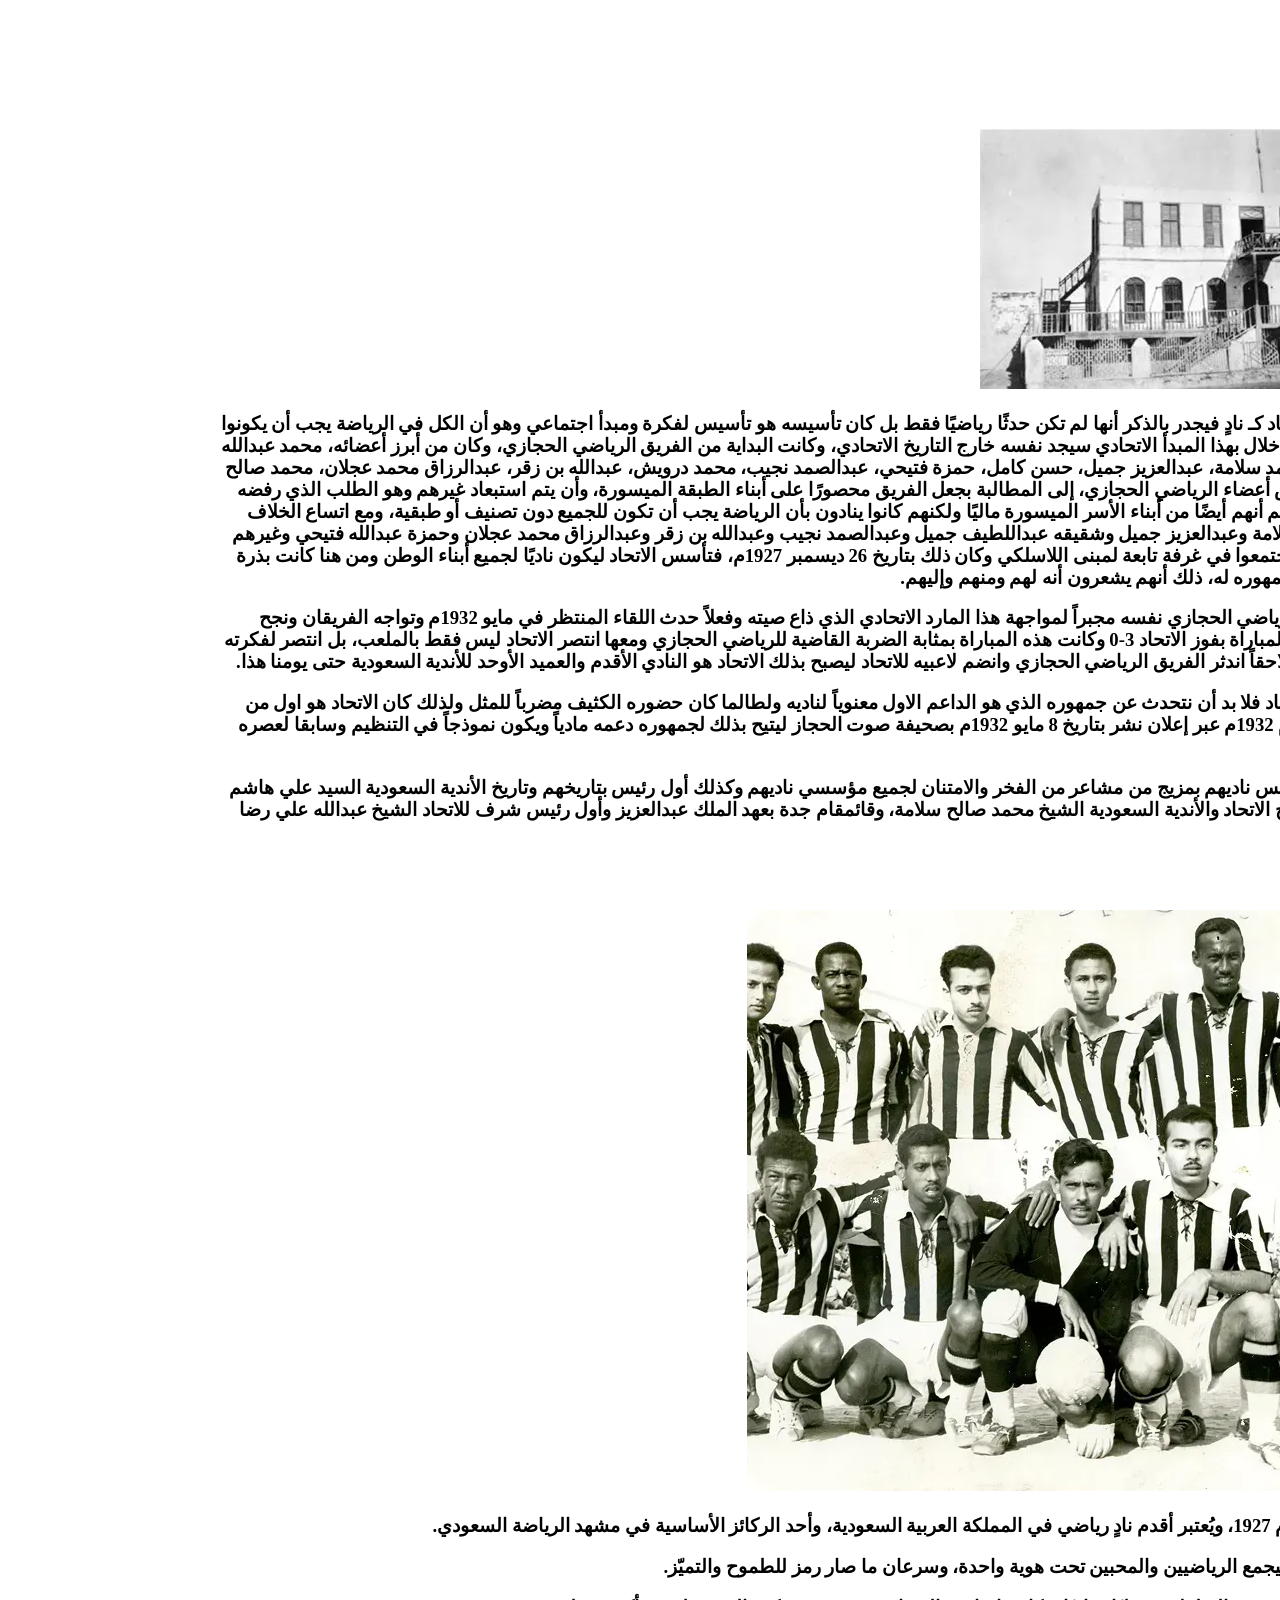
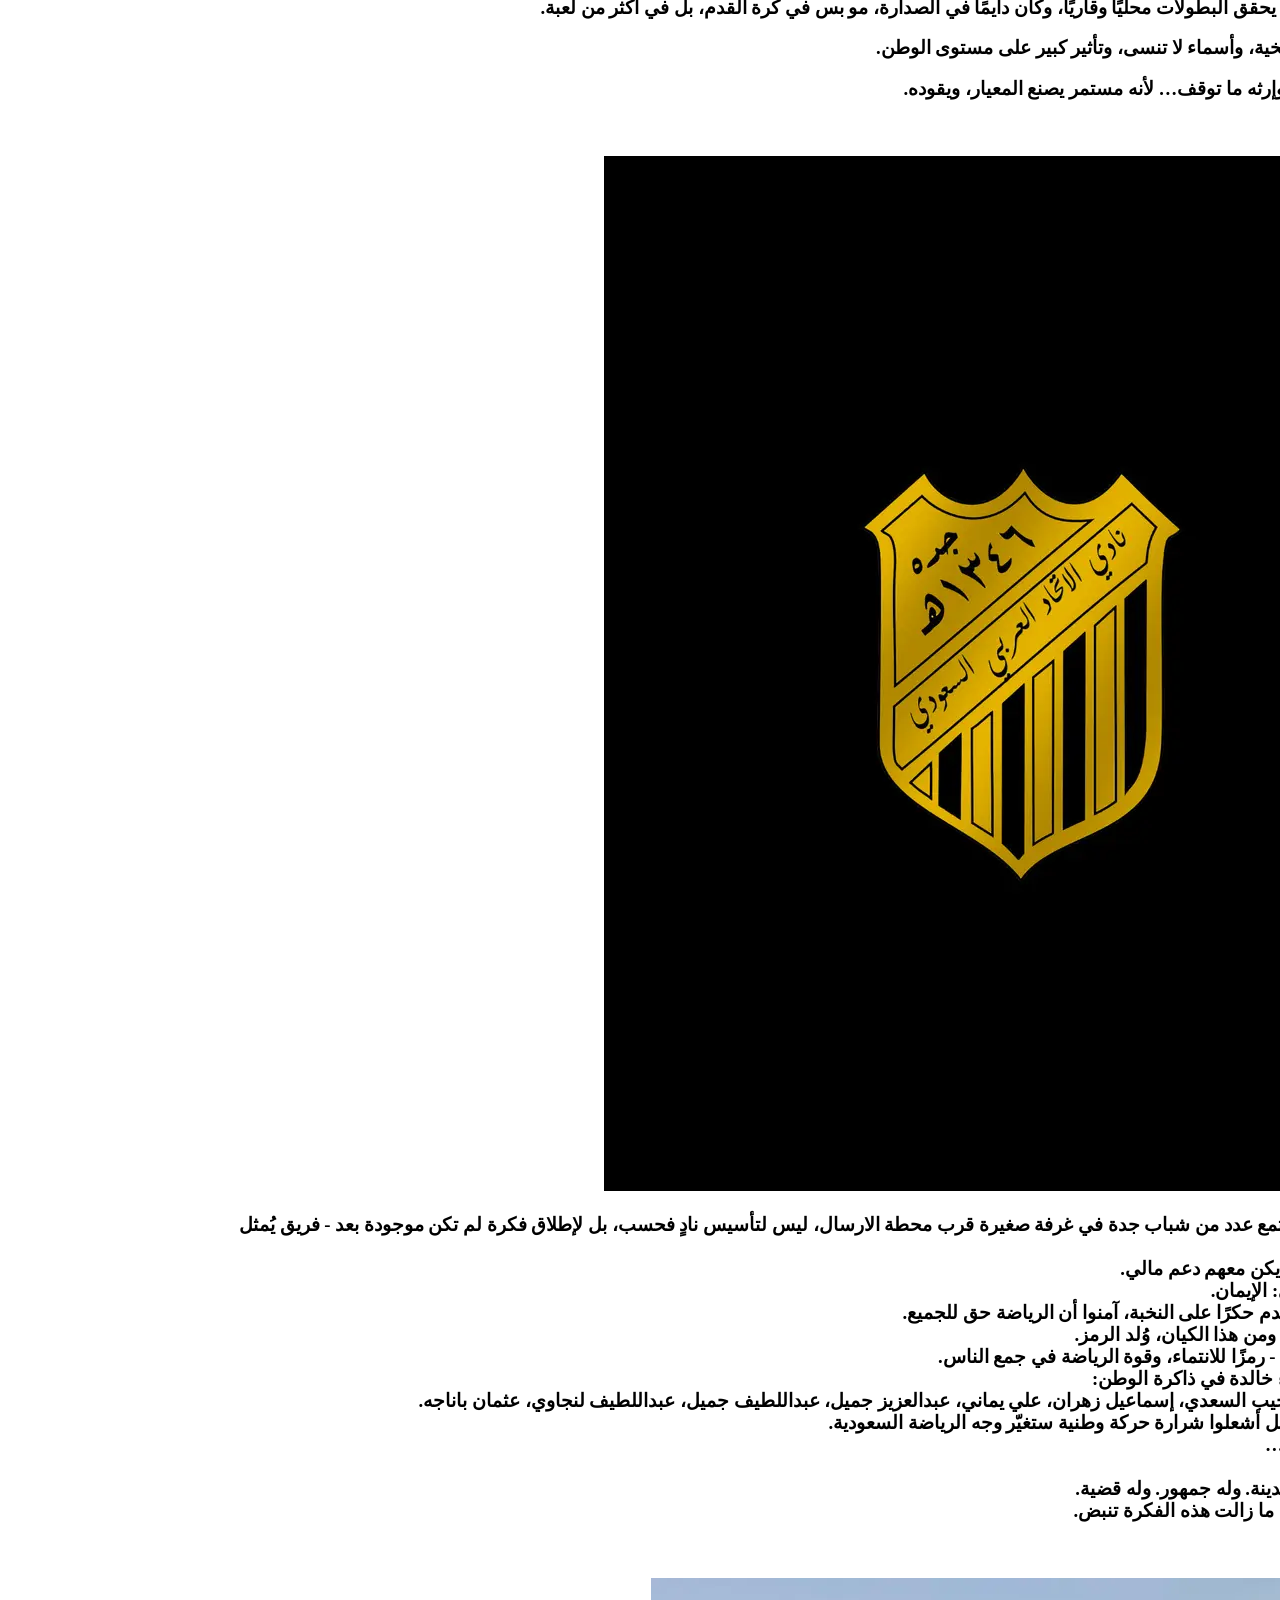
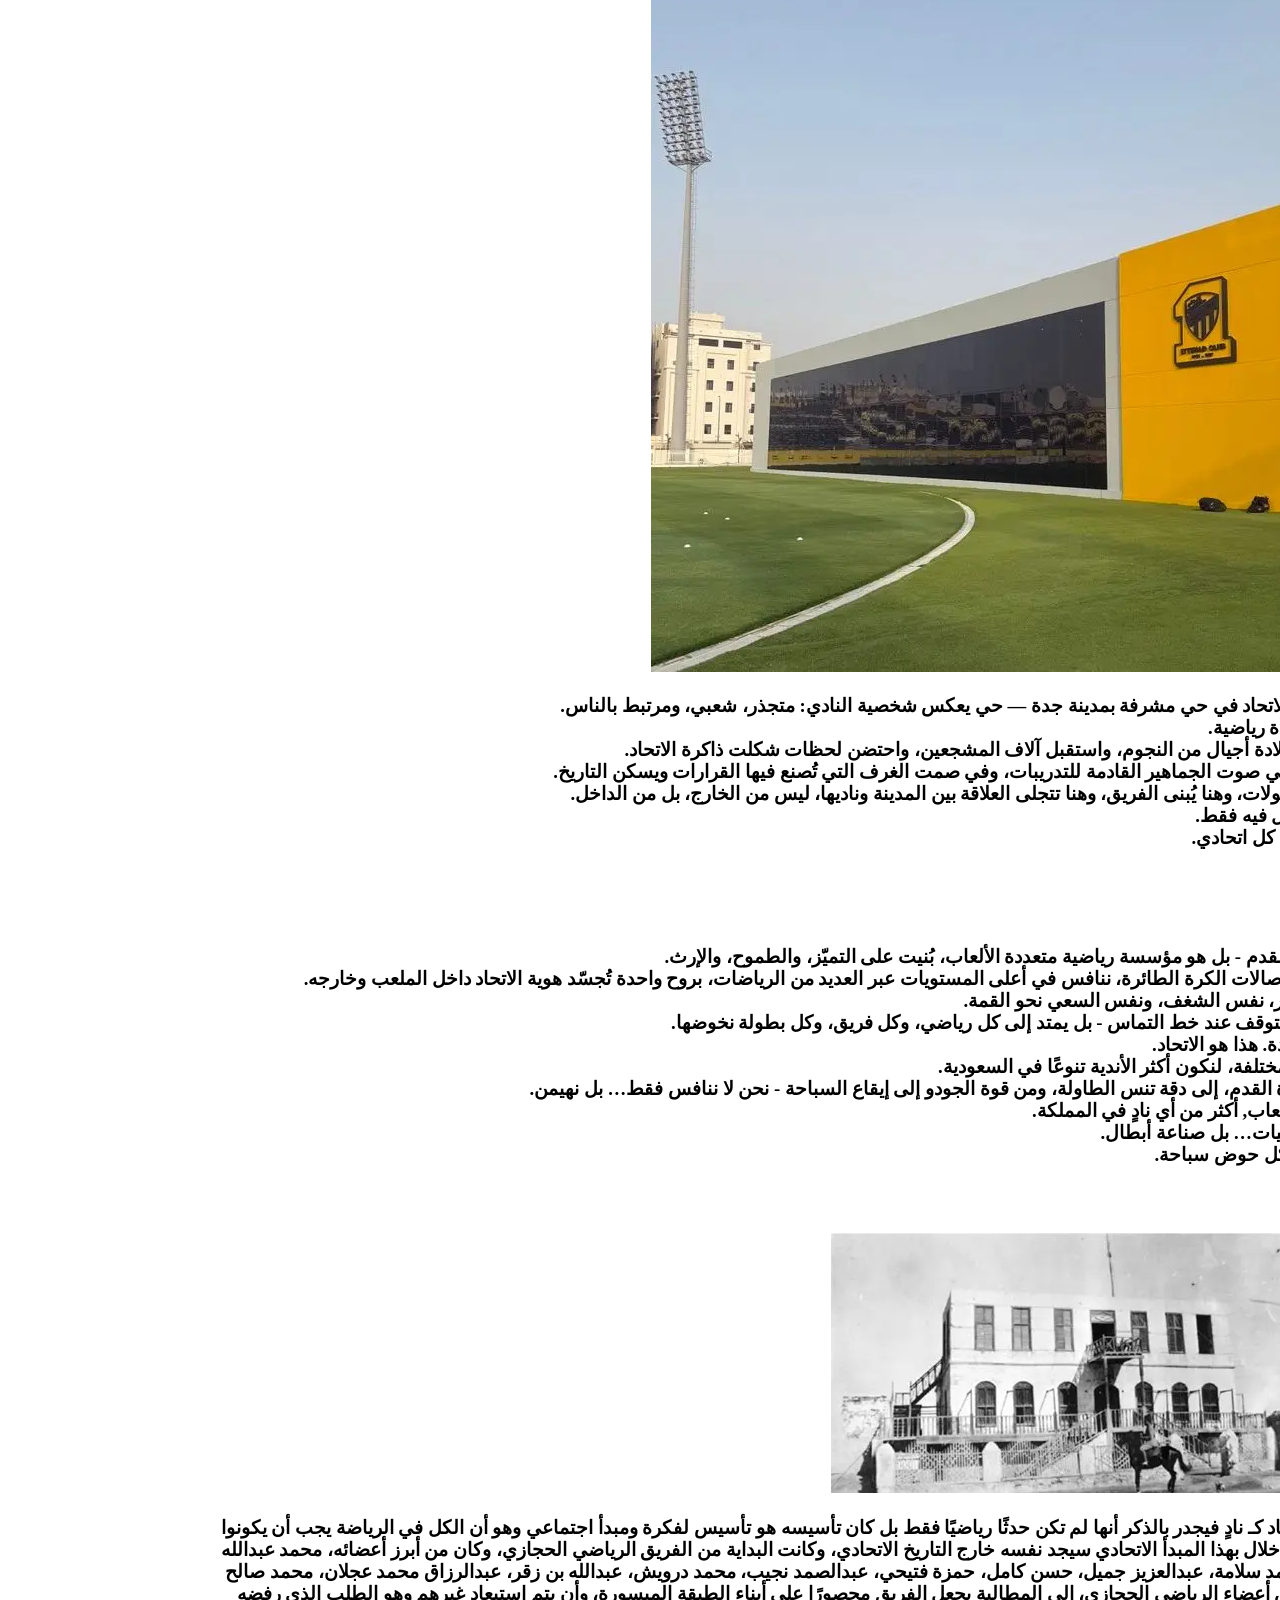
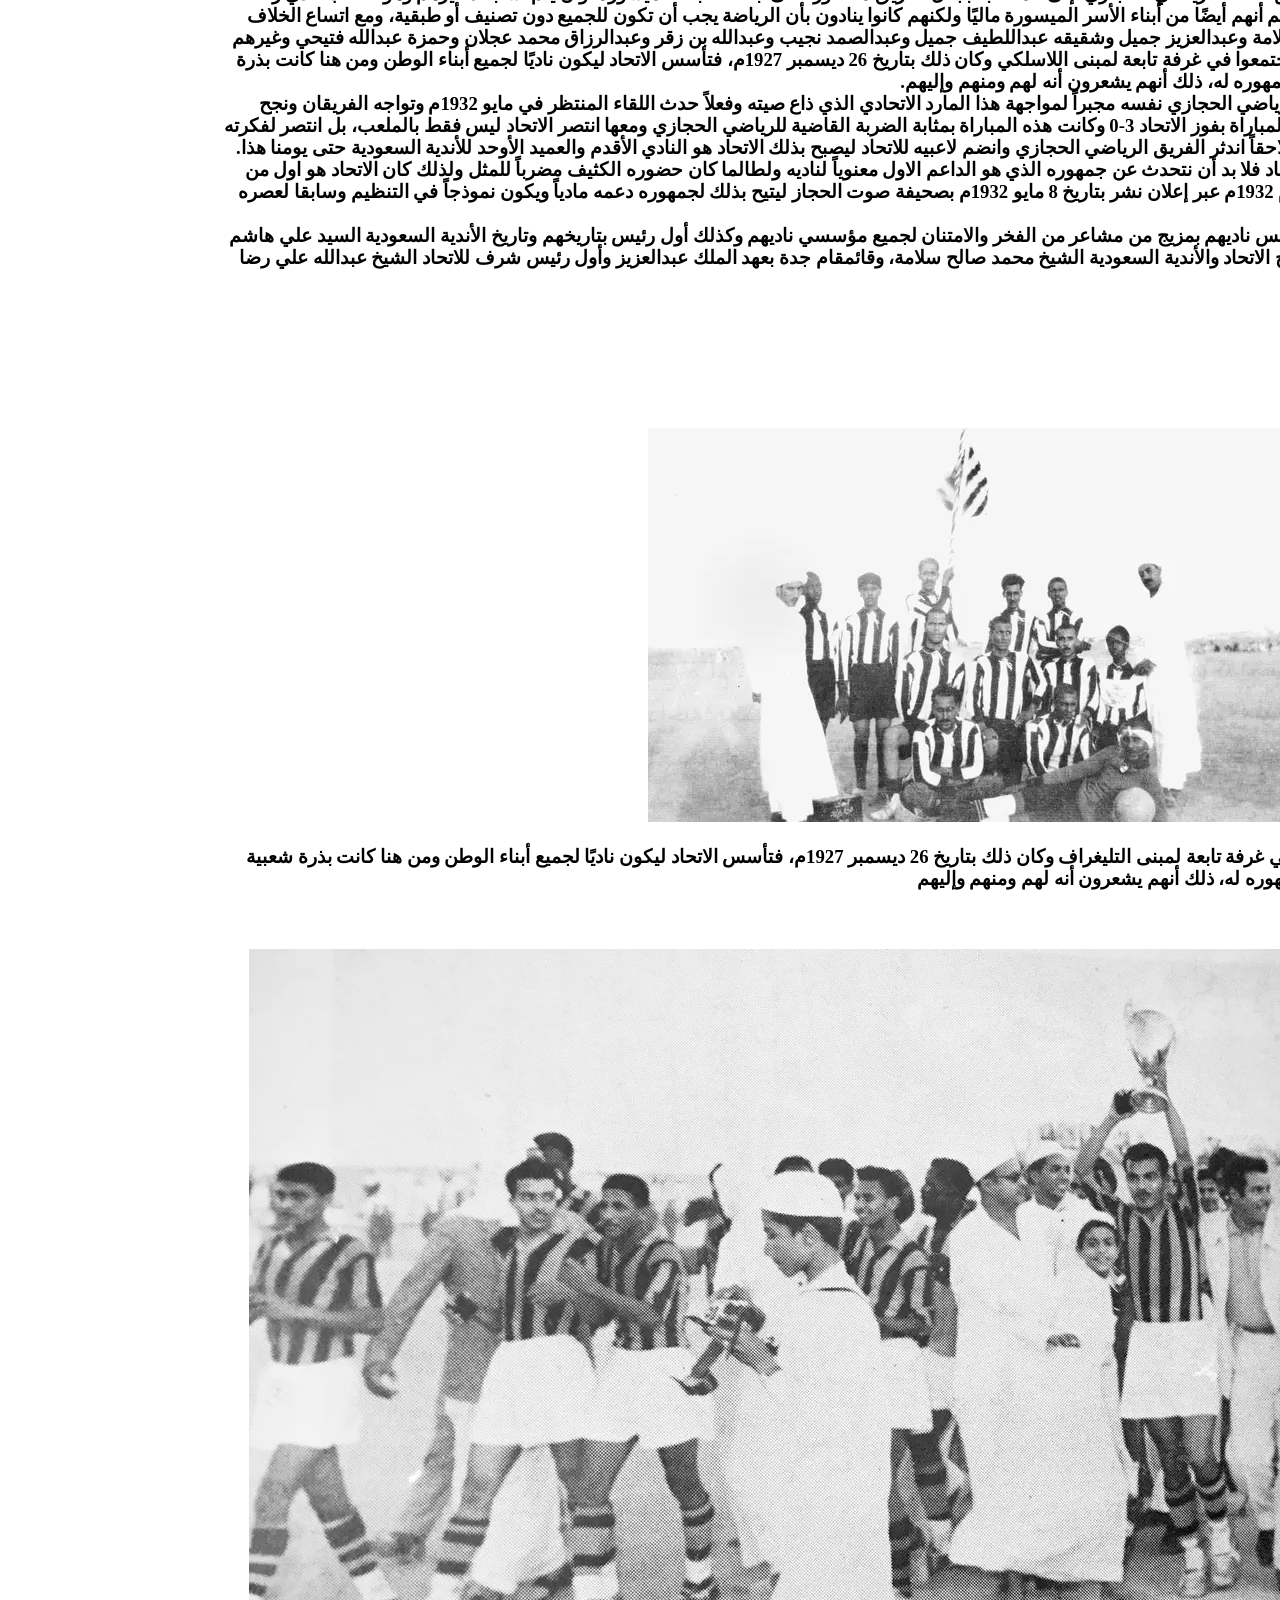
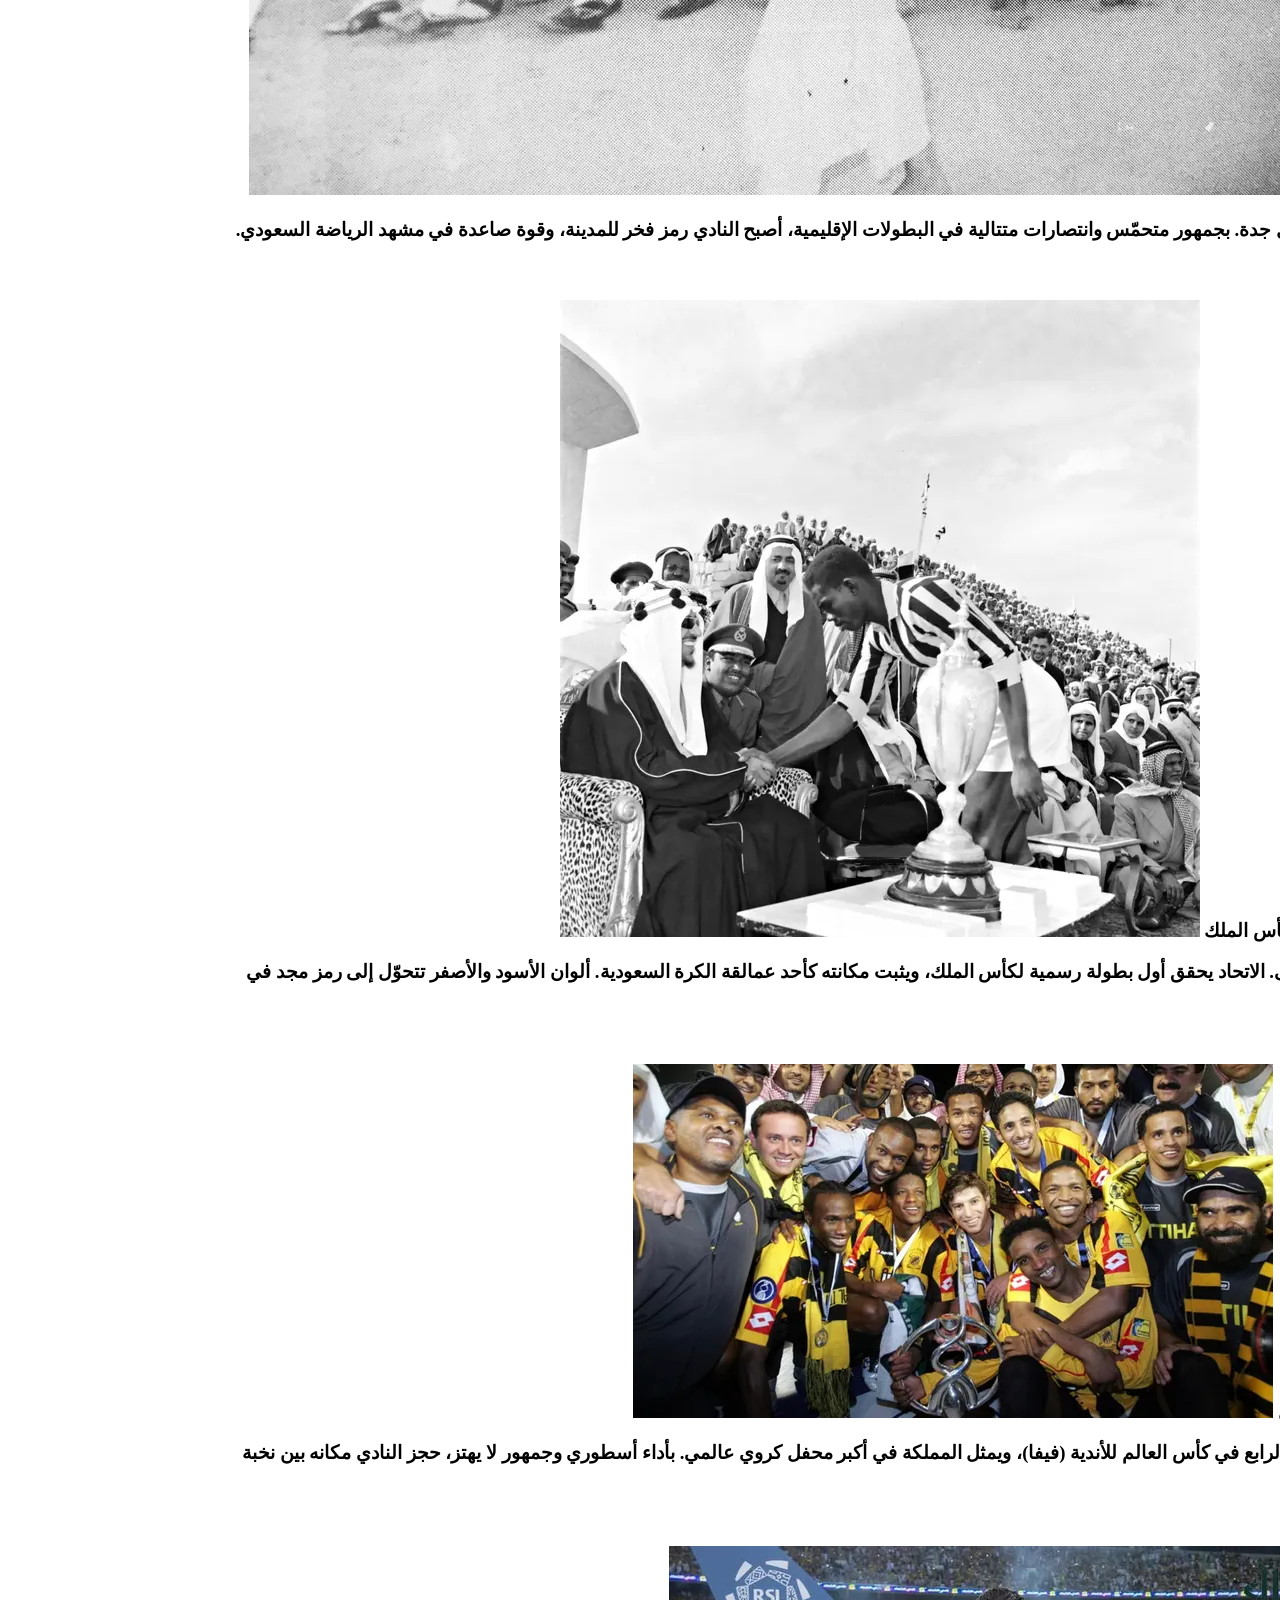
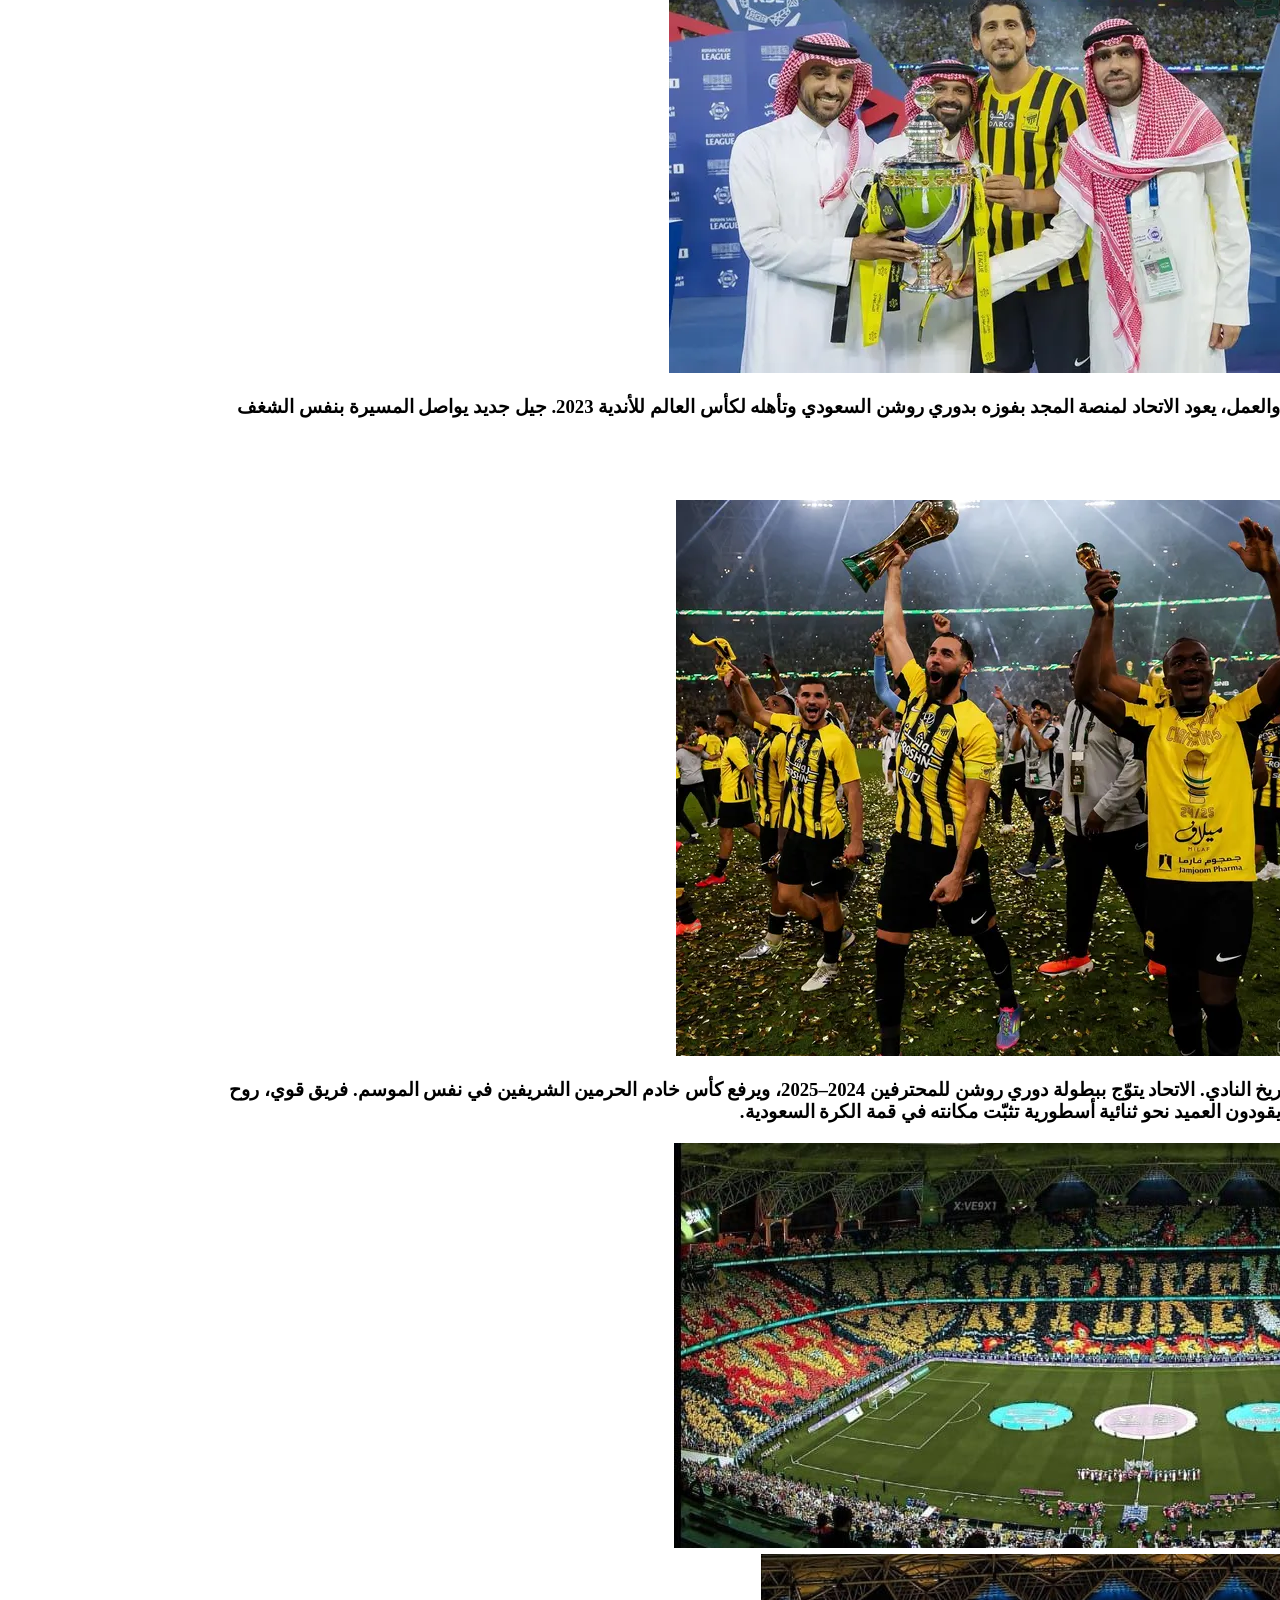
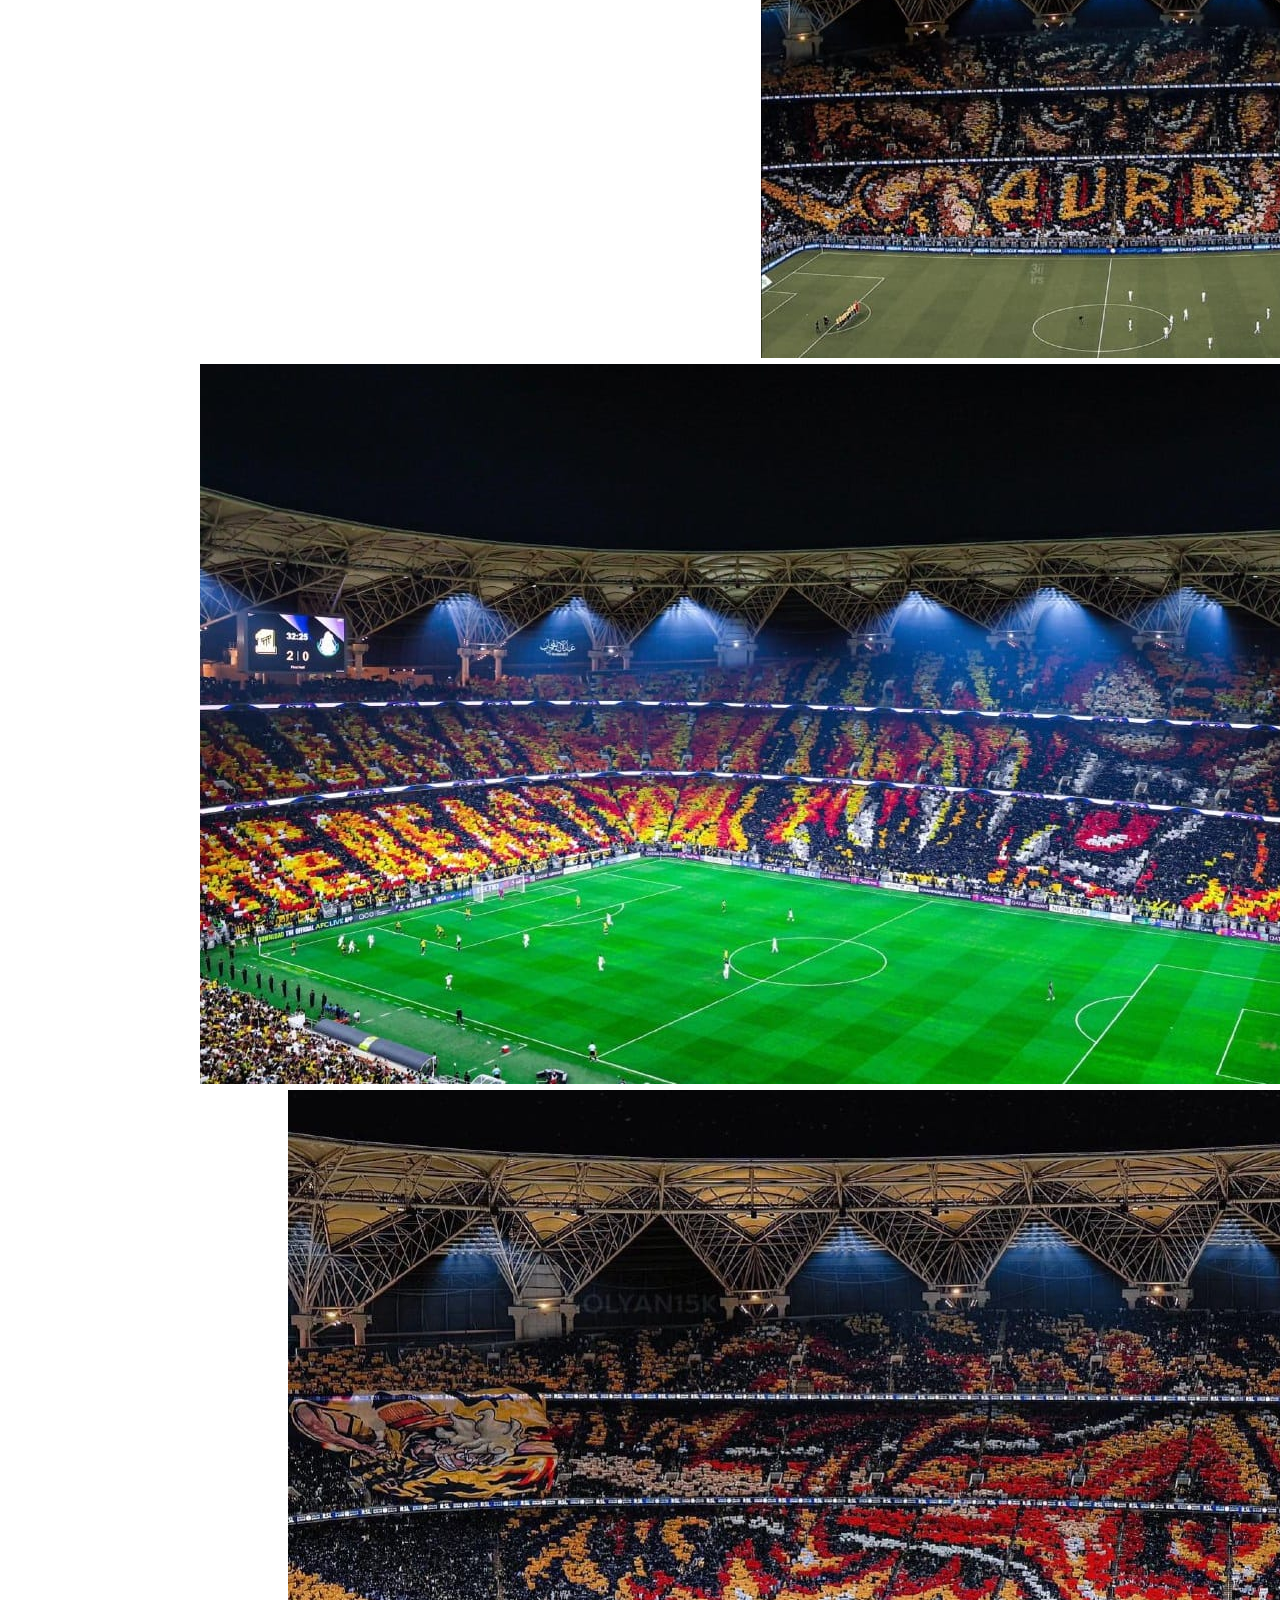
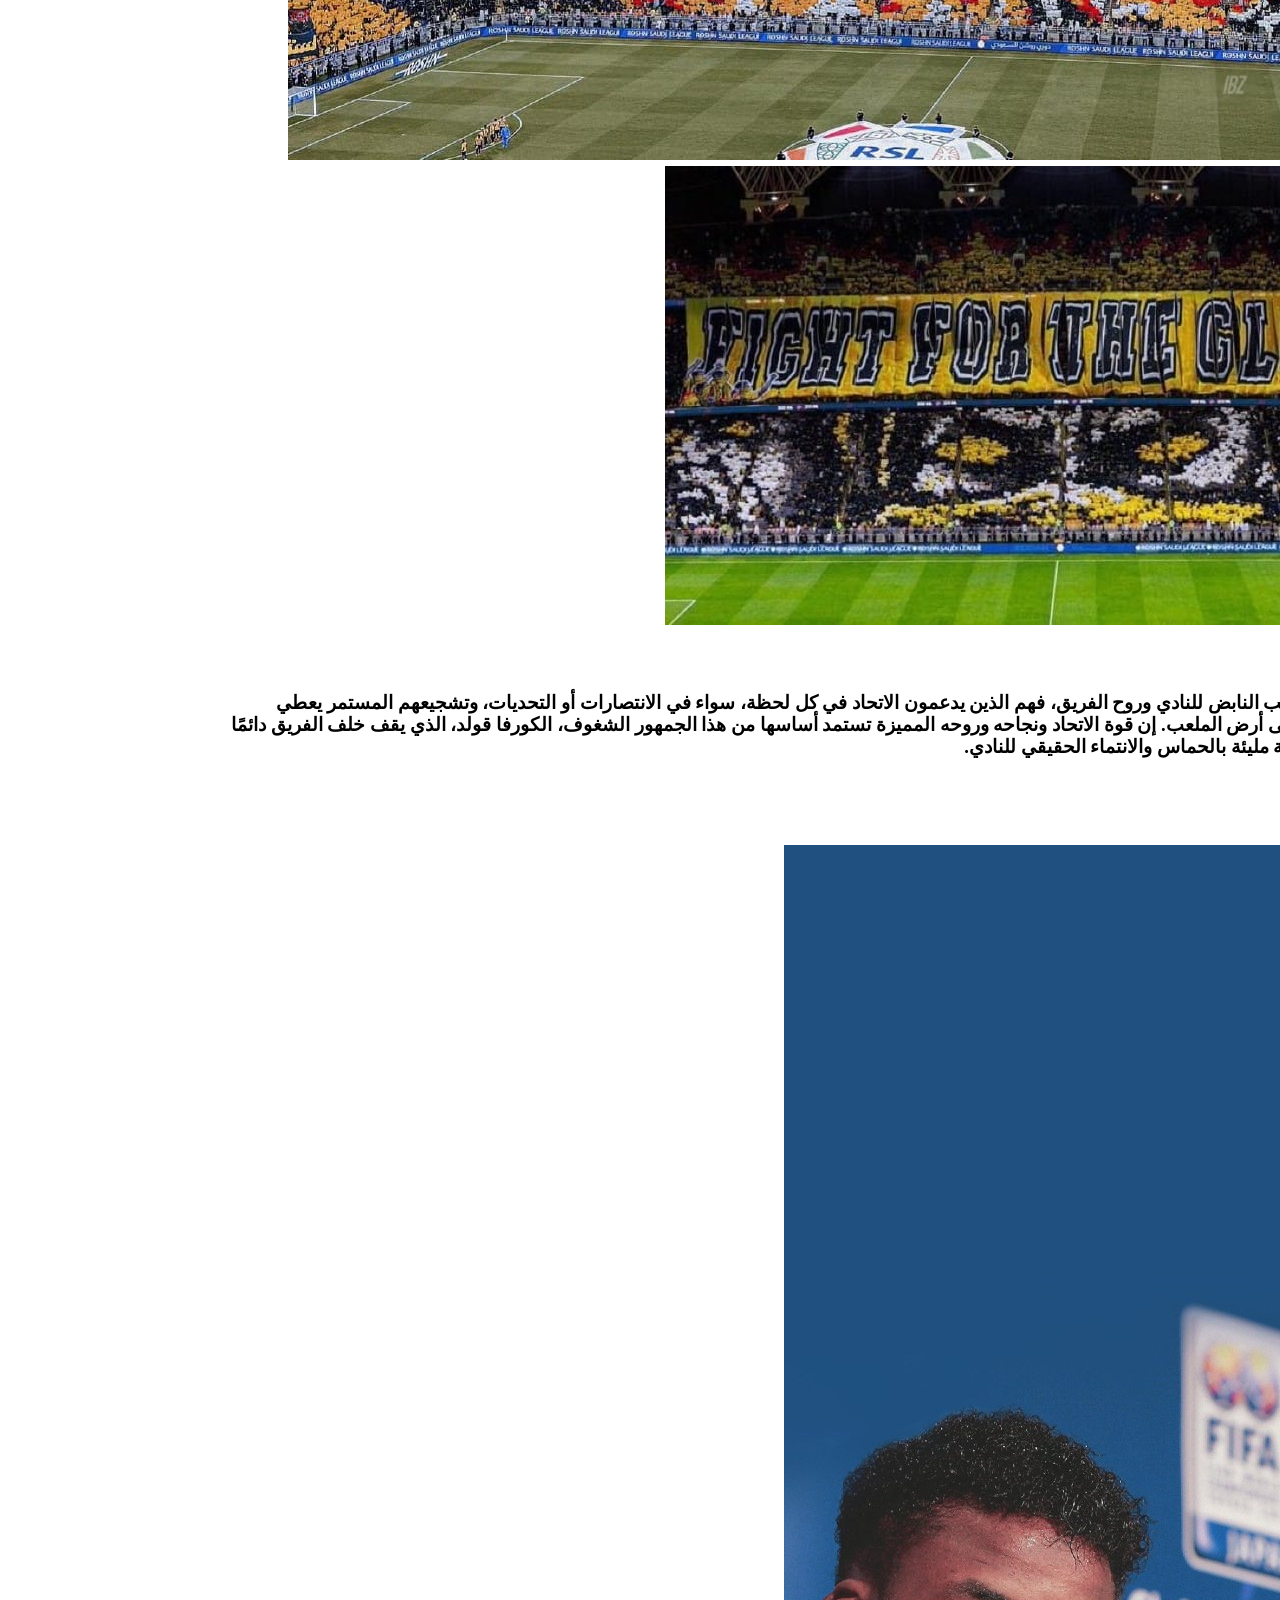
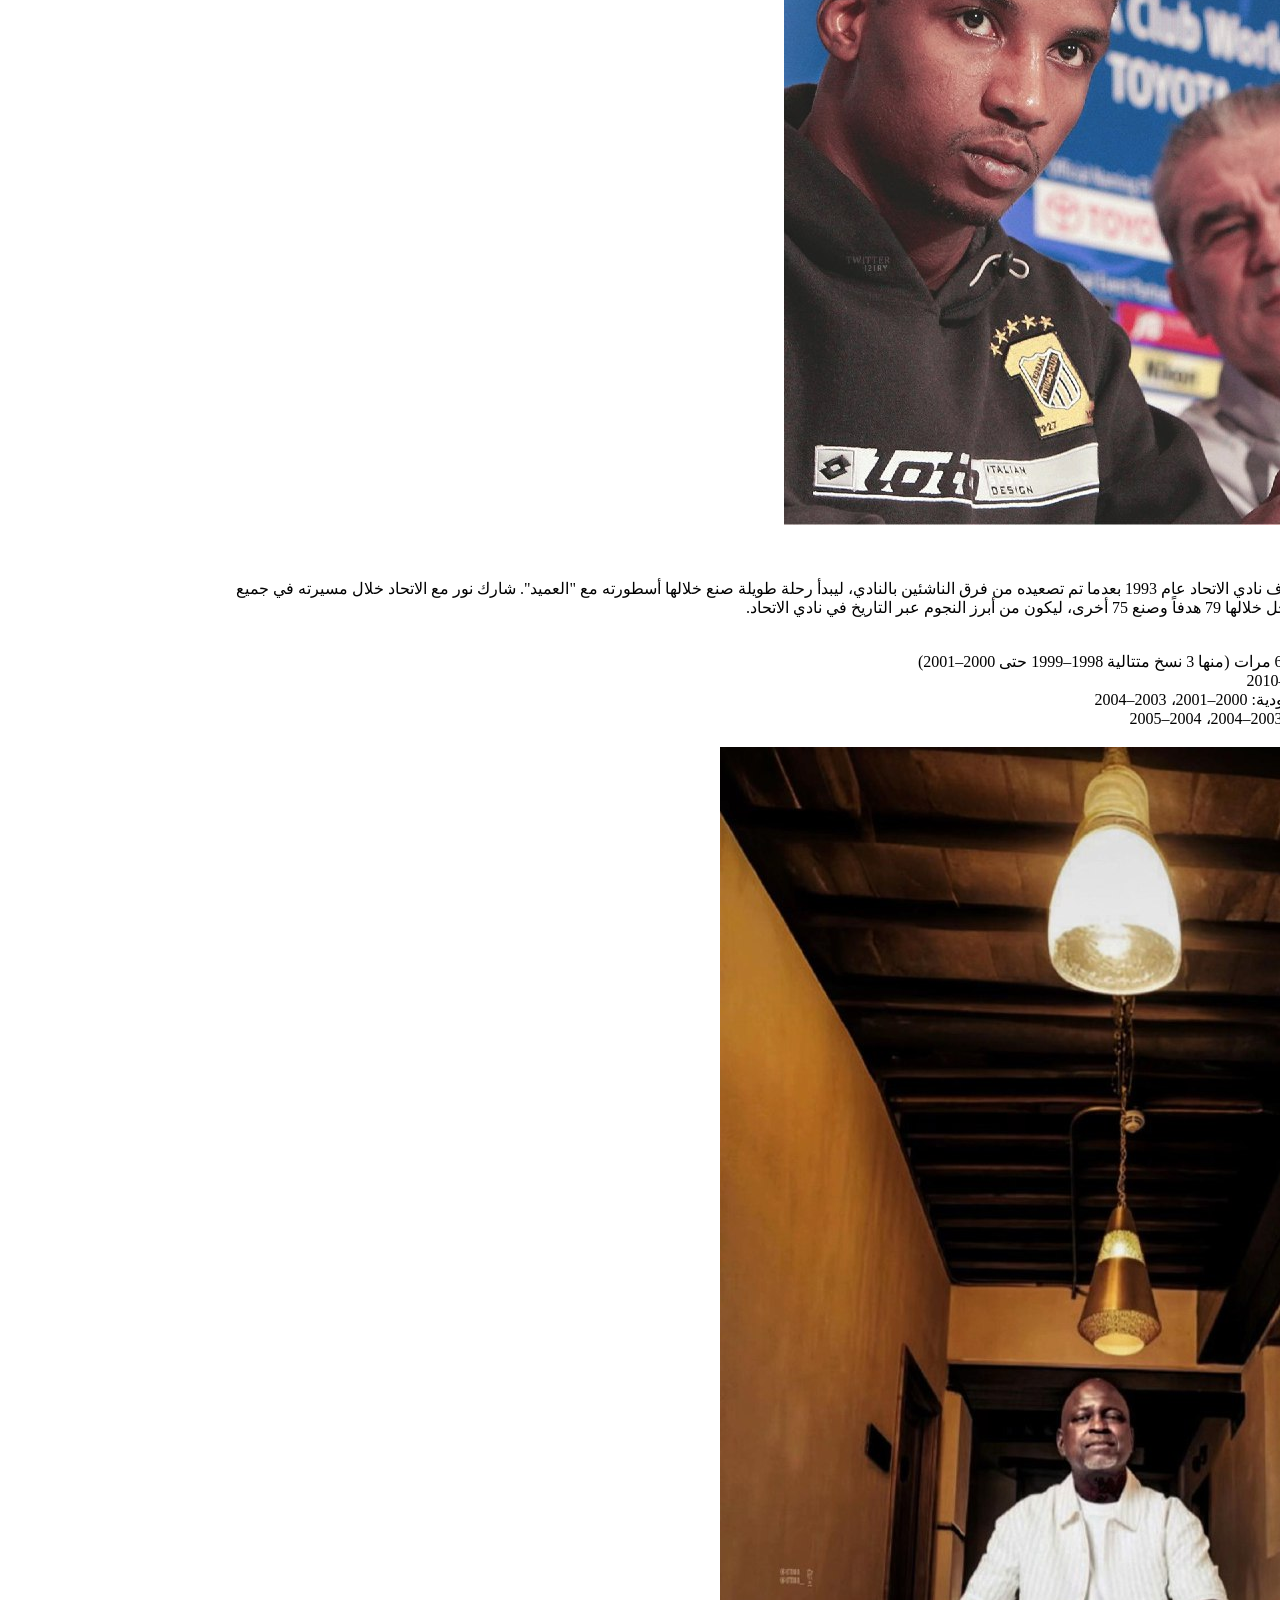
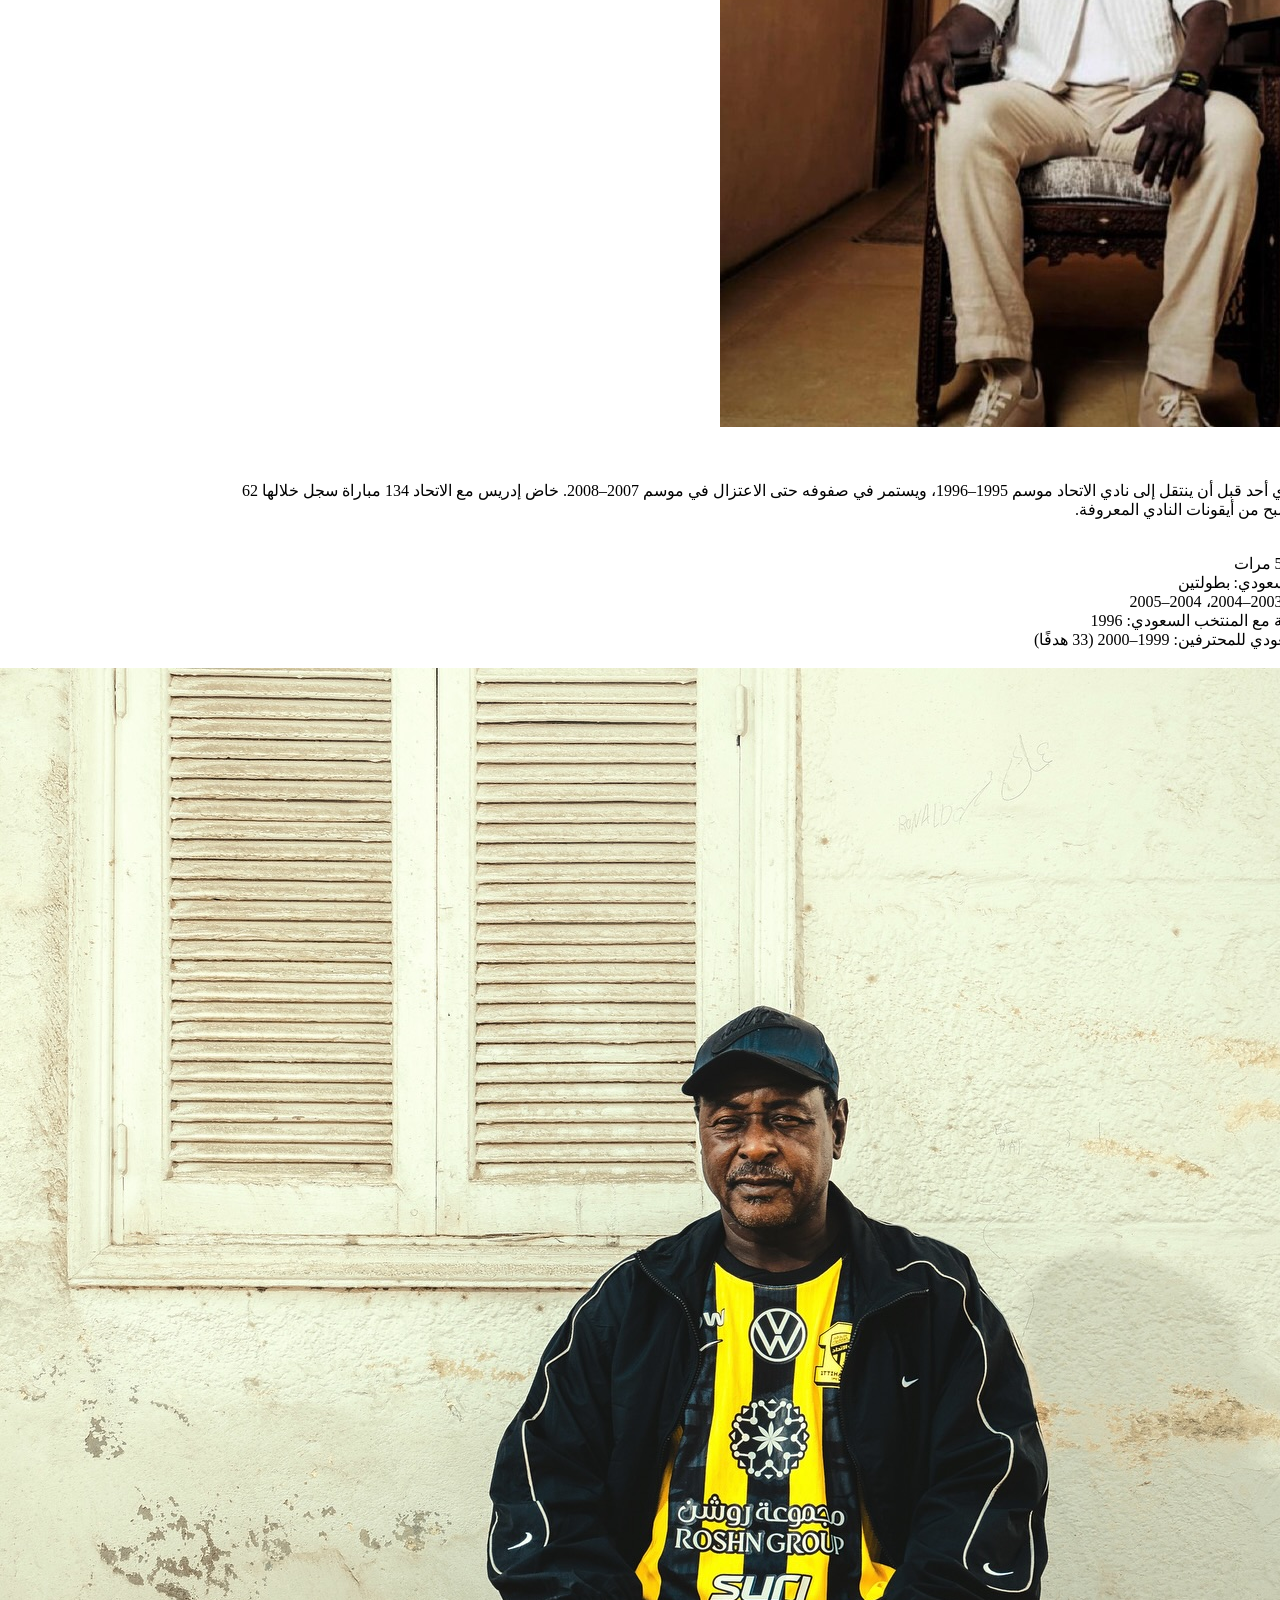
<file: introduction/index.html>
<!DOCTYPE html>
<html lang="en">
<head>
    <meta charset="UTF-8">
    <meta name="viewport" content="width=device-width, initial-scale=1.0">
    <title>عميد البلد</title>
</head>
<body dir="rtl">
    <h1>عميد البلد</h1>
    <h2>نظرة عامة
        <h3>النادي
            <img src="ce370990-7da7-45a1-986c-b01413948a49.jpg" alt="بداية الاتحاد من هنا">
                <p>عند الحديث عن نشأة الاتحاد كـ نادٍ فيجدر بالذكر أنها لم تكن حدثًا رياضيًا فقط بل كان تأسيسه هو تأسيس لفكرة ومبدأ اجتماعي وهو أن الكل في الرياضة يجب أن يكونوا متساوين وأن من يحاول الإخلال بهذا المبدأ الاتحادي سيجد نفسه خارج التاريخ الاتحادي، وكانت البداية من الفريق الرياضي الحجازي، وكان من أبرز أعضائه، محمد عبدالله علي رضا، محمد صالح محمد سلامة، عبدالعزيز جميل، حسن كامل، حمزة فتيحي، عبدالصمد نجيب، محمد درويش، عبدالله بن زقر، عبدالرزاق محمد عجلان، محمد صالح محمد سلامة وقد اتجه بعض أعضاء الرياضي الحجازي، إلى المطالبة بجعل الفريق محصورًا على أبناء الطبقة الميسورة، وأن يتم استبعاد غيرهم وهو الطلب الذي رفضه الجزء الآخر من الأعضاء رغم أنهم أيضًا من أبناء الأسر الميسورة ماليًا ولكنهم كانوا ينادون بأن الرياضة يجب أن تكون للجميع دون تصنيف أو طبقية، ومع اتساع الخلاف قرر كل من محمد صالح سلامة وعبدالعزيز جميل وشقيقه عبداللطيف جميل وعبدالصمد نجيب وعبدالله بن زقر وعبدالرزاق محمد عجلان وحمزة عبدالله فتيحي وغيرهم أن يأسسوا نادي الاتحاد واجتمعوا في غرفة تابعة لمبنى اللاسلكي وكان ذلك بتاريخ 26 ديسمبر 1927م، فتأسس الاتحاد ليكون ناديًا لجميع أبناء الوطن ومن هنا كانت بذرة شعبية الاتحاد وسر محبة جمهوره له، ذلك أنهم يشعرون أنه لهم ومنهم وإليهم.</p>
                <p>ومع الوقت وجد الفريق الرياضي الحجازي نفسه مجبراً لمواجهة هذا المارد الاتحادي الذي ذاع صيته وفعلاً حدث اللقاء المنتظر في مايو 1932م وتواجه الفريقان ونجح الاتحاد بالفوز حيث انتهت المباراة بفوز الاتحاد 3-0 وكانت هذه المباراة بمثابة الضربة القاضية للرياضي الحجازي ومعها انتصر الاتحاد ليس فقط بالملعب، بل انتصر لفكرته ومبدأه الذي بسببه نشأ، ولاحقاً اندثر الفريق الرياضي الحجازي وانضم لاعبيه للاتحاد ليصبح بذلك الاتحاد هو النادي الأقدم والعميد الأوحد للأندية السعودية حتى يومنا هذا.</p>
                <p>وبالحديث عن تأسيس الاتحاد فلا بد أن نتحدث عن جمهوره الذي هو الداعم الاول معنوياً لناديه ولطالما كان حضوره الكثيف مضرباً للمثل ولذلك كان الاتحاد هو اول من ادخل نظام التذاكر في عام 1932م عبر إعلان نشر بتاريخ 8 مايو 1932م بصحيفة صوت الحجاز ليتيح بذلك لجمهوره دعمه مادياً ويكون نموذجاً في التنظيم وسابقا لعصره في استحداث الانظمة.</p>
                <p>ويتذكر الاتحاديون قصة تأسس ناديهم بمزيج من مشاعر من الفخر والامتنان لجميع مؤسسي ناديهم وكذلك أول رئيس بتاريخهم وتاريخ الأندية السعودية السيد علي هاشم سلطان، وأول مدرب بتاريخ الاتحاد والأندية السعودية الشيخ محمد صالح سلامة، وقائمقام جدة بعهد الملك عبدالعزيز وأول رئيس شرف للاتحاد الشيخ عبدالله علي رضا رحمهم الله جميعاً.</p>
        </h3>

    </h2>
    <h2>عن النادي
        <h3>تأسيس نادي الاتحاد
            <img src="6b9c3470-b865-4777-b3fa-453f59f544c2.jpg" alt="أول تشكيلة رسمية للاتحاد">
            <p>تأسس نادي الاتحاد في عام 1927، ويُعتبر أقدم نادٍ رياضي في المملكة العربية السعودية، وأحد الركائز الأساسية في مشهد الرياضة السعودي.</p>
            <p>من قلب جدة، جاء الاتحاد ليجمع الرياضيين والمحبين تحت هوية واحدة، وسرعان ما صار رمز للطموح والتميّز.</p>
            <p>الاتحاد كان أول نادٍ سعودي يحقق البطولات محليًا وقاريًا، وكان دايمًا في الصدارة، مو بس في كرة القدم، بل في أكثر من لعبة.</p>
            <p>تاريخه مليان انتصارات تاريخية، وأسماء لا تنسى، وتأثير كبير على مستوى الوطن.</p>
            <p>الاتحاد دايمًا كان "الأول"، وإرثه ما توقف… لأنه مستمر يصنع المعيار، ويقوده.</p>
        </h3><br>

        <h3>بدايتنا
            <img src="9ff37081-b71b-422c-95f3-7d9ad2a4f783.jpg" alt="أول شعار للنادي">
            <p>في ٢٥ ديسمبر ١٩٢٧م، اجتمع عدد من شباب جدة في غرفة صغيرة قرب محطة الارسال، ليس لتأسيس نادٍ فحسب، بل لإطلاق فكرة لم تكن موجودة بعد - فريق يُمثل الناس وينتمي لهم. <br>
لم يكونوا رجال أعمال. لم يكن معهم دعم مالي. <br>
لكن كان لديهم شيء أقوى: الإيمان. <br>
في وقت كانت فيه كرة القدم حكرًا على النخبة، آمنوا أن الرياضة حق للجميع. <br>
ومن هذا الإيمان، وُلد كيان. ومن هذا الكيان، وُلد الرمز. <br>
أطلقوا عليه اسم "الاتحاد" - رمزًا للانتماء، وقوة الرياضة في جمع الناس. <br>
شارك في التأسيس أسماء خالدة في ذاكرة الوطن: <br>
حمزة فتيحي، عبدالصمد نجيب السعدي، إسماعيل زهران، علي يماني، عبدالعزيز جميل، عبداللطيف جميل، عبداللطيف لنجاوي، عثمان باناجه. <br>
لم يؤسسوا فريقًا فقط… بل أشعلوا شرارة حركة وطنية ستغيّر وجه الرياضة السعودية. <br>
هذه لم تكن مجرد بداية نادٍ… <br>
بل ولادة فكرة: <br>
أن يكون للنادي روح. وله مدينة. وله جمهور. وله قضية. <br>
وبعد ما يقارب المئة عام… ما زالت هذه الفكرة تنبض.</p>
        </h3><br>

        <h3>مقر النادي
            <img src="54cca29f-4c2d-473a-ad0d-8c5444d39071.jpg" alt="مقر النادي">
            <p>يقع المقر الرسمي لنادي الاتحاد في حي مشرفة بمدينة جدة — حي يعكس شخصية النادي: متجذر، شعبي، ومرتبط بالناس. <br>
هذا المقر ليس مجرد منشأة رياضية. <br>
بل هو معلمٌ تاريخي شهد ولادة أجيال من النجوم، واستقبل آلاف المشجعين، واحتضن لحظات شكلت ذاكرة الاتحاد. <br>
في كل زاوية من ممراته، في صوت الجماهير القادمة للتدريبات، وفي صمت الغرف التي تُصنع فيها القرارات ويسكن التاريخ. <br>
من هنا، تخرج قرارات البطولات، وهنا يُبنى الفريق، وهنا تتجلى العلاقة بين المدينة وناديها، ليس من الخارج، بل من الداخل. <br>
مقر الاتحاد ليس مكانًا نعمل فيه فقط. <br>
بل هو البيت الذي ينتمي له كل اتحادي.</p>
        </h3><br>

        <h3>الرياضات المختلفة
            <p>اتحاد ليس مجرد نادٍ لكرة القدم - بل هو مؤسسة رياضية متعددة الألعاب، بُنيت على التميّز، والطموح، والإرث. <br>
من ملاعب كرة السلة إلى صالات الكرة الطائرة، ننافس في أعلى المستويات عبر العديد من الرياضات، بروح واحدة تُجسّد هوية الاتحاد داخل الملعب وخارجه. <br>
كل لعبة تحمل نفس الشعار، نفس الشغف، ونفس السعي نحو القمة. <br>
التزامنا بصناعة الأبطال لا يتوقف عند خط التماس - بل يمتد إلى كل رياضي، وكل فريق، وكل بطولة نخوضها. <br>
رياضات متعددة. هوية واحدة. هذا هو الاتحاد. <br>
نقود المملكة بـ ١٨ رياضة مختلفة، لنكون أكثر الأندية تنوعًا في السعودية. <br>
من زئير المدرجات في كرة القدم، إلى دقة تنس الطاولة، ومن قوة الجودو إلى إيقاع السباحة - نحن لا ننافس فقط… بل نهيمن. <br>
١٬٣٤١ بطولة عبر جميع الألعاب, أكثر من أي نادٍ في المملكة. <br>
وليس الهدف مجرد الميداليات… بل صناعة أبطال. <br>
في كل لعبة، وكل صالة، وكل حوض سباحة. <br>
            </p>
        </h3>

    </h2>
    <h2>التاريخ
        <h3>98 سنة من المجد والتاريخ
            <img src="ce370990-7da7-45a1-986c-b01413948a49.jpg" alt="من هنا بدأ المجد">
            <p>عند الحديث عن نشأة الاتحاد كـ نادٍ فيجدر بالذكر أنها لم تكن حدثًا رياضيًا فقط بل كان تأسيسه هو تأسيس لفكرة ومبدأ اجتماعي وهو أن الكل في الرياضة يجب أن يكونوا متساوين وأن من يحاول الإخلال بهذا المبدأ الاتحادي سيجد نفسه خارج التاريخ الاتحادي، وكانت البداية من الفريق الرياضي الحجازي، وكان من أبرز أعضائه، محمد عبدالله علي رضا، محمد صالح محمد سلامة، عبدالعزيز جميل، حسن كامل، حمزة فتيحي، عبدالصمد نجيب، محمد درويش، عبدالله بن زقر، عبدالرزاق محمد عجلان، محمد صالح محمد سلامة وقد اتجه بعض أعضاء الرياضي الحجازي، إلى المطالبة بجعل الفريق محصورًا على أبناء الطبقة الميسورة، وأن يتم استبعاد غيرهم وهو الطلب الذي رفضه الجزء الآخر من الأعضاء رغم أنهم أيضًا من أبناء الأسر الميسورة ماليًا ولكنهم كانوا ينادون بأن الرياضة يجب أن تكون للجميع دون تصنيف أو طبقية، ومع اتساع الخلاف قرر كل من محمد صالح سلامة وعبدالعزيز جميل وشقيقه عبداللطيف جميل وعبدالصمد نجيب وعبدالله بن زقر وعبدالرزاق محمد عجلان وحمزة عبدالله فتيحي وغيرهم أن يأسسوا نادي الاتحاد واجتمعوا في غرفة تابعة لمبنى اللاسلكي وكان ذلك بتاريخ 26 ديسمبر 1927م، فتأسس الاتحاد ليكون ناديًا لجميع أبناء الوطن ومن هنا كانت بذرة شعبية الاتحاد وسر محبة جمهوره له، ذلك أنهم يشعرون أنه لهم ومنهم وإليهم. <br>
ومع الوقت وجد الفريق الرياضي الحجازي نفسه مجبراً لمواجهة هذا المارد الاتحادي الذي ذاع صيته وفعلاً حدث اللقاء المنتظر في مايو 1932م وتواجه الفريقان ونجح الاتحاد بالفوز حيث انتهت المباراة بفوز الاتحاد 3-0 وكانت هذه المباراة بمثابة الضربة القاضية للرياضي الحجازي ومعها انتصر الاتحاد ليس فقط بالملعب، بل انتصر لفكرته ومبدأه الذي بسببه نشأ، ولاحقاً اندثر الفريق الرياضي الحجازي وانضم لاعبيه للاتحاد ليصبح بذلك الاتحاد هو النادي الأقدم والعميد الأوحد للأندية السعودية حتى يومنا هذا. <br>
وبالحديث عن تأسيس الاتحاد فلا بد أن نتحدث عن جمهوره الذي هو الداعم الاول معنوياً لناديه ولطالما كان حضوره الكثيف مضرباً للمثل ولذلك كان الاتحاد هو اول من ادخل نظام التذاكر في عام 1932م عبر إعلان نشر بتاريخ 8 مايو 1932م بصحيفة صوت الحجاز ليتيح بذلك لجمهوره دعمه مادياً ويكون نموذجاً في التنظيم وسابقا لعصره في استحداث الانظمة. <br>
ويتذكر الاتحاديون قصة تأسس ناديهم بمزيج من مشاعر من الفخر والامتنان لجميع مؤسسي ناديهم وكذلك أول رئيس بتاريخهم وتاريخ الأندية السعودية السيد علي هاشم سلطان، وأول مدرب بتاريخ الاتحاد والأندية السعودية الشيخ محمد صالح سلامة، وقائمقام جدة بعهد الملك عبدالعزيز وأول رئيس شرف للاتحاد الشيخ عبدالله علي رضا رحمهم الله جميعاً. <br> </p>
        </h3><br>

        <h3>تاريخ نادي الاتحاد
            <ol>
                <li>1927</li>
                <p>تأسيس نادي الاتحاد
                    <img src="50cfc5be-6aba-4ef3-be40-51bfab55c875.jpg" alt="تأسيس نادي الاتحاد">
                    <p>تأسس نادي الاتحاد في غرفة تابعة لمبنى التليغراف وكان ذلك بتاريخ 26 ديسمبر 1927م، فتأسس الاتحاد ليكون ناديًا لجميع أبناء الوطن ومن هنا كانت بذرة شعبية الاتحاد وسر محبة جمهوره له، ذلك أنهم يشعرون أنه لهم ومنهم وإليهم</p>
                </p>

            <li>1950-1960</li>
                <p>صعود الشعبية
                    <img src="bb42fa6b-f57e-4ecc-a6cf-018495dfce5c.jpg" alt="صعود الشعبية">
                    <p>الاتحاد أسر قلوب أهل جدة. بجمهور متحمّس وانتصارات متتالية في البطولات الإقليمية، أصبح النادي رمز فخر للمدينة، وقوة صاعدة في مشهد الرياضة السعودي.</p>
                </p>

            <li>1976</li>
                <p>أول بطولة رسمية لكأس الملك
                    <img src="5bd7cac8-0ccb-44e7-b4d3-ea7c12194447.jpg" alt="اول بطولة رسمية لكاس الملك">
                    <p>لحظة تاريخية لا تُنسى. الاتحاد يحقق أول بطولة رسمية لكأس الملك، ويثبت مكانته كأحد عمالقة الكرة السعودية. ألوان الأسود والأصفر تتحوّل إلى رمز مجد في الساحة الوطنية.</p>
                </p>

            <li>2005</li>
                <p>الظهور العالمي الأول
                    <img src="b6d25d45-826a-4515-90a3-253bf13430e0.jpg" alt="نهائي كاس اسيا 2004">
                    <p>الاتحاد يحقق المركز الرابع في كأس العالم للأندية (فيفا)، ويمثل المملكة في أكبر محفل كروي عالمي. بأداء أسطوري وجمهور لا يهتز، حجز النادي مكانه بين نخبة أندية العالم.</p>
                </p>

            <li>2023</li>
                <p>العودة إلى القمة
                    <img src="bc021890-5e6a-4426-be9c-4aa524175693.jpg" alt="الدوري الاستثنائي">
                    <p>بعد سنوات من البناء والعمل، يعود الاتحاد لمنصة المجد بفوزه بدوري روشن السعودي وتأهله لكأس العالم للأندية 2023. جيل جديد يواصل المسيرة بنفس الشغف القديم.</p>
                </p>

            <li>2025</li>
                <p>الثنائية التاريخية
                    <img src="5b65b9ff-4153-47fa-8fe8-d6097d4d06c5.jpg" alt="الحارقة عشر">
                    <p>موسم لا يُنسى في تاريخ النادي. الاتحاد يتوّج ببطولة دوري روشن للمحترفين 2024–2025، ويرفع كأس خادم الحرمين الشريفين في نفس الموسم. فريق قوي، روح لا تهدأ، وجمهور وفيّ يقودون العميد نحو ثنائية أسطورية تثبّت مكانته في قمة الكرة السعودية.</p>
                </p>
            </ol>
        </h3>
        
    </h2>

    <h2>الجمهور
        <img src="WhatsApp Image 2026-03-18 at 1.11.18 PM.jpeg" alt="تيفو الاتحاد">
        <img src="WhatsApp Image 2026-03-18 at 2.11.53 PM.jpeg" alt="تيفو الاتحاد">
        <img src="WhatsApp Image 2026-03-18 at 7.06.36 AM.jpeg" alt="تيفو الاتحاد">
        <img src="WhatsApp Image 2026-03-18 at 7.06.40 AM.jpeg" alt="تيفو الاتحاد">
        <img src="WhatsApp Image 2026-03-18 at 7.06.41 AM (1).jpeg" alt="تيفو الاتحاد">
        <h3>الرقم 12
            <p>جمهور نادي الاتحاد هو القلب النابض للنادي وروح الفريق، فهم الذين يدعمون الاتحاد في كل لحظة، سواء في الانتصارات أو التحديات، وتشجيعهم المستمر يعطي اللاعبين القوة والإصرار على أرض الملعب. إن قوة الاتحاد ونجاحه وروحه المميزة تستمد أساسها من هذا الجمهور الشغوف، الكورفا قولد، الذي يقف خلف الفريق دائمًا ويجعل كل مباراة تجربة حية مليئة بالحماس والانتماء الحقيقي للنادي.</p>
        </h3>
    </h2>

    <h2>أبرز اللاعبين</h2>
    <ul>
        <li>محمد نور</li>
        <img src="WhatsApp Image 2026-03-18 at 3.25.21 PM.jpeg" alt="محمد نور">

        <p>1993 – 2015</p>
        <p>انضم محمد نور إلى صفوف نادي الاتحاد عام 1993 بعدما تم تصعيده من فرق الناشئين بالنادي، ليبدأ رحلة طويلة صنع خلالها أسطورته مع "العميد". شارك نور مع الاتحاد خلال مسيرته في جميع البطولات 323 مباراة، سجل خلالها 79 هدفاً وصنع 75 أخرى، ليكون من أبرز النجوم عبر التاريخ في نادي الاتحاد.</p>
        <ul>الانجازات
            <li>الدوري السعودي: 6 مرات (منها 3 نسخ متتالية 1998–1999 حتى 2000–2001)</li>
            <li>كأس الملك: 2009–2010</li>
            <li>كأس السوبر السعودية: 2000–2001، 2003–2004</li>
            <li>دوري أبطال آسيا: 2003–2004، 2004–2005</li>
        </ul>
        <li>حمزة ادريس</li>
        <img src="WhatsApp Image 2026-03-18 at 3.25.21 PM (1).jpeg" alt="حمزة ادريس">

            <p>1995 – 2008</p>
        <p>نشأ حمزة إدريس في نادي أحد قبل أن ينتقل إلى نادي الاتحاد موسم 1995–1996، ويستمر في صفوفه حتى الاعتزال في موسم 2007–2008. خاض إدريس مع الاتحاد 134 مباراة سجل خلالها 62 هدفاً وصنع 16 أخرى، ليصبح من أيقونات النادي المعروفة.</p>
        <ul>الانجازات
            <li>الدوري السعودي: 5 مرات</li>
            <li>كأس ولي العهد السعودي: بطولتين</li>
            <li>دوري أبطال آسيا: 2003–2004، 2004–2005</li>
            <li>كأس الأمم الآسيوية مع المنتخب السعودي: 1996</li>
            <li>هداف الدوري السعودي للمحترفين: 1999–2000 (33 هدفًا)</li>
        </ul>
        <li>احمد جميل</li>
        <img src="524483202_17858991507462279_4301426509449797730_n.jpg" alt="احمد جميل">
        <p>1984 – نهاية العقد الأول من الألفية</p>
        <p>لعب أحمد جميل في صفوف الاتحاد بالفريق الأول عام 1984، وكتب خلال مسيرته الكثير من الإنجازات المميزة التي جعلته من أبرز اللاعبين في تاريخ النادي وله مكانة خاصة لدى الجماهير.</p>
        <ul>الانجازات:
            <li>كأس الملك: 1988</li>
            <li>كأس ولي العهد: 1991، 1996</li>
            <li>كأس دوري خادم الحرمين الشريفين: 1997–1999 (3 ألقاب)</li>
            <li>كأس الأمير فيصل بن فهد: 3 مرات</li>
            <li>كأس الأندية الخليجية: 1999</li>
            <li>كأس الكؤوس الآسيوية: 1998</li>
            <li>مع المنتخب السعودي: 117 مباراة دولية، كأس آسيا 1988 و1996، كأس الخليج 1994، المشاركة في كأس العالم 1994 و1998</li>
        </ul>
        <li>سيرجو ريكاردو (ابراهيم)</li>
        <img src="950_17af4c46b6.jpg" alt="ابراهيم">
        <p>2000 – 2001</p>
        <p>يعد البرازيلي ريكاردو من أبرز المحترفين الذين مثلوا نادي الاتحاد، وعلى رغم قصر فترته فإنه قدم مستويات مميزة وقاد الفريق لخمس بطولات مساهماً بقوة في تحقيقها.</p>
        <ul>الانجازات:
            <li>الدوري السعودي للمحترفين: 3 مرات</li>
            <li>كأس ولي العهد: 1 مرة</li>
        </ul>
        <li>رومارينهو</li>
        <img src="WhatsApp Image 2026-03-18 at 3.25.22 PM.jpeg" alt="رومارينهو">
        <p>2018 – 2025</p>
        <p>انضم البرازيلي رومارينيو إلى الاتحاد عام 2018 قادماً من الجزيرة الإماراتي، واستمر حتى موسم 2024–2025 وانتقل إلى نيوم. خاض مع الفريق 216 مباراة، سجل خلالها 99 هدفاً وصنع 31 أخرى، وأسهم في عودة الاتحاد إلى منصات التتويج بعد غياب طويل.</p>
        <ul>الانجازات
            <li>الدوري السعودي: 2022–2023</li>
            <li>كأس السوبر السعودية: 2022–2023</li>
            <li>البطولات العربية والقارية: أبرزها هداف كأس محمد السادس للأندية الأبطال</li>
        </ul>
    </ul>



    <table>
        <caption>البطولات</caption>
        <tr>
            <th>#</th>
            <th>اسم البطولة</th>
            <th>السنة</th>
        </tr>
        <tr>
            <td>1</td>
            <td>بطولة العمادة</td>
            <td>1933</td>
        </tr>
        <tr>
            <td>2</td>
            <td>دوري كأس الأمير عبدالله الفيصل “أول دوري”</td>
            <td>1958</td>
        </tr>
        <tr>
            <td>3</td>
            <td>كأس الأمير ماجد بن عبدالعزيز</td>
            <td>1958</td>
        </tr>
        <tr>
            <td>4</td>
            <td>كأس وزارة الداخلية</td>
            <td>1958</td>
        </tr>
        <tr>
            <td>5</td>
            <td>دوري كأس الأمير ماجد بن عبدالعزيز</td>
            <td>1959</td>
        </tr>
        <tr>
            <td>6</td>
            <td>كأس سمو الأمير منصور (رعاية الشباب)</td>
            <td>1959</td>
        </tr>
        <tr>
            <td>7</td>
            <td>دوري كأس الأمير ماجد بن عبدالعزيز</td>
            <td>1960</td>
        </tr>
        <tr>
            <td>8</td>
            <td>كأس الأمير ماجد بن عبدالعزيز</td>
            <td>1960</td>
        </tr>
        <tr>
            <td>9</td>
            <td>دوري كأس الأمير ماجد بن عبدالعزيز</td>
            <td>1961</td>
        </tr>
        <tr>
            <td>10</td>
            <td>كأس الأمير ماجد بن عبدالعزيز</td>
            <td>1961</td>
        </tr>
        <tr>
            <td>11</td>
            <td>دوري كأس الأمير ماجد بن عبدالعزيز</td>
            <td>1962</td>
        </tr>
        <tr>
            <td>12</td>
            <td>كأس الأمير ماجد بن عبدالعزيز</td>
            <td>1962</td>
        </tr>
        <tr>
            <td>13</td>
            <td>دوري كأس الأمير ماجد بن عبدالعزيز</td>
            <td>1963</td>
        </tr>
        <tr>
            <td>14</td>
            <td>كأس الأمير ماجد بن عبدالعزيز</td>
            <td>1963</td>
        </tr>
        <tr>
            <td>15</td>
            <td>دوري كأس الأمير ماجد بن عبدالعزيز</td>
            <td>1964</td>
        </tr>
        <tr>
            <td>16</td>
            <td>دوري كأس الأمير ماجد بن عبدالعزيز</td>
            <td>1965</td>
        </tr>
        <tr>
            <td>17</td>
            <td>دوري كأس الأمير ماجد بن عبدالعزيز</td>
            <td>1975</td>
        </tr>
        <tr>
            <td>18</td>
            <td>دوري كأس الأمير ماجد بن عبدالعزيز</td>
            <td>1976</td>
        </tr>
        <tr>
            <td>19</td>
            <td>كأس الأمير عبدالمجيد بن عبدالعزيز</td>
            <td>1986</td>
        </tr>
        <tr>
            <td>20</td>
            <td>كأس سمو ولي العهد</td>
            <td>1988</td>
        </tr>
        <tr>
            <td>21</td>
            <td>كأس الأمير عبدالمجيد بن عبدالعزيز</td>
            <td>1990</td>
        </tr>
        <tr>
            <td>22</td>
            <td>كأس الأمير عبدالمجيد بن عبدالعزيز</td>
            <td>1993</td>
        </tr>
        <tr>
            <td>23</td>
            <td>كأس الأمير عبدالمجيد بن عبدالعزيز</td>
            <td>1994</td>
        </tr>
        <tr>
            <td>24</td>
            <td>كأس النخبة العربية بسوريا</td>
            <td>1997</td>
        </tr>
        <tr>
            <td>25</td>
            <td>كأس ولي العهد</td>
            <td>1997</td>
        </tr>
        <tr>
            <td>26</td>
            <td>دوري كأس خادم الحرمين الشريفين</td>
            <td>1997</td>
        </tr>
        <tr>
            <td>27</td>
            <td>دوري أبطال آسيا</td>
            <td>1999</td>
        </tr>
        <tr>
            <td>28</td>
            <td>بطولة النخبة الخليجية</td>
            <td>1999</td>
        </tr>
        <tr>
            <td>29</td>
            <td>دوري كأس خادم الحرمين الشريفين</td>
            <td>1999</td>
        </tr>
        <tr>
            <td>30</td>
            <td>كأس الاتحاد السعودي لكرة القدم</td>
            <td>2000</td>
        </tr>
        <tr>
            <td>31</td>
            <td>كأس الكؤوس الآسيوية</td>
            <td>2000</td>
        </tr>
        <tr>
            <td>32</td>
            <td>دوري أبطال العرب</td>
            <td>2001</td>
        </tr>
        <tr>
            <td>33</td>
            <td>كأس دوري خادم الحرمين الشريفين</td>
            <td>2001</td>
        </tr>
        <tr>
            <td>34</td>
            <td>كأس الأمير فيصل بن فهد</td>
            <td>2002</td>
        </tr>
        <tr>
            <td>35</td>
            <td>دوري أبطال العرب</td>
            <td>2003</td>
        </tr>
        <tr>
            <td>36</td>
            <td>دوري أبطال آسيا</td>
            <td>2004</td>
        </tr>
        <tr>
            <td>37</td>
            <td>كأس دوري خادم الحرمين الشريفين</td>
            <td>2004</td>
        </tr>
        <tr>
            <td>38</td>
            <td>دوري أبطال آسيا</td>
            <td>2005</td>
        </tr>
        <tr>
            <td>39</td>
            <td>كأس دوري خادم الحرمين الشريفين</td>
            <td>2006</td>
        </tr>
        <tr>
            <td>40</td>
            <td>كأس دوري خادم الحرمين الشريفين</td>
            <td>2007</td>
        </tr>
        <tr>
            <td>41</td>
            <td>كأس خادم الحرمين الشريفين للأبطال</td>
            <td>2008</td>
        </tr>
        <tr>
            <td>42</td>
            <td>دوري المحترفين السعودي</td>
            <td>2009</td>
        </tr>
        <tr>
            <td>43</td>
            <td>كأس خادم الحرمين الشريفين</td>
            <td>2010</td>
        </tr>
        <tr>
            <td>44</td>
            <td>كأس خادم الحرمين الشريفين</td>
            <td>2013</td>
        </tr>
        <tr>
            <td>45</td>
            <td>كأس ولي العهد</td>
            <td>2017</td>
        </tr>
        <tr>
            <td>46</td>
            <td>كأس خادم الحرمين الشريفين</td>
            <td>2018</td>
        </tr>
        <tr>
            <td>47</td>
            <td>الدوري السعودي للمحترفين</td>
            <td>2022-23</td>
        </tr>
        <tr>
            <td>48</td>
            <td>الدوري السعودي للمحترفين</td>
            <td>2024-25</td>
        </tr>

    </table><br><br>


    <h2>تقييم تجربة حضور مباراة للاتحاد</h2>
    <form action="index.html">
        <label for="first_name">الاسم الاول </label>
        <input type="text" name="fname" id="fname">
        <label for="last_name">الاسم الاخير</label>
        <input type="text" name="lname" id="lname"><br><br>
        <label for="email">البريد الالكتروني</label>
        <input type="email" name="email" id="email"><br><br>
        <label for="select">أين شاهدت المباراة</label>
        <select name="select" id="select1">
            <option value="1">ملعب الاتماء</option>
            <option value="2">استاد الملك فيصل</option>
            <option value="3">الاول بارك</option>
            <option value="4">المملكة ارينا</option>
        </select><br><br>
        <label for="select2">تقييمك للمباراة</label>
        <select name="select2" id="select2">
            <option value="1">ممتازة</option>
            <option value="2">جيدة</option>
            <option value="3">عادية</option>
            <option value="4">سيئة</option>
        </select><br><br>
        <label for="textarea">اكتب رأيك أو اقتراحك</label>
        <textarea name="textarea" id="textarea"></textarea><br><br>

        <input type="checkbox" name="checkbox" id="checkbox">أوافق على مشاركة تقييمي لتحسين تجربة الجماهير<br><br><br>

        <button type="submit">إرسال التقييم</button><br><br><br>

        <a href="https://www.ittihadclub.sa/ar">لزيارة الموقع الرسمي</a>
        
    </form>
</body>
</html>
</file>
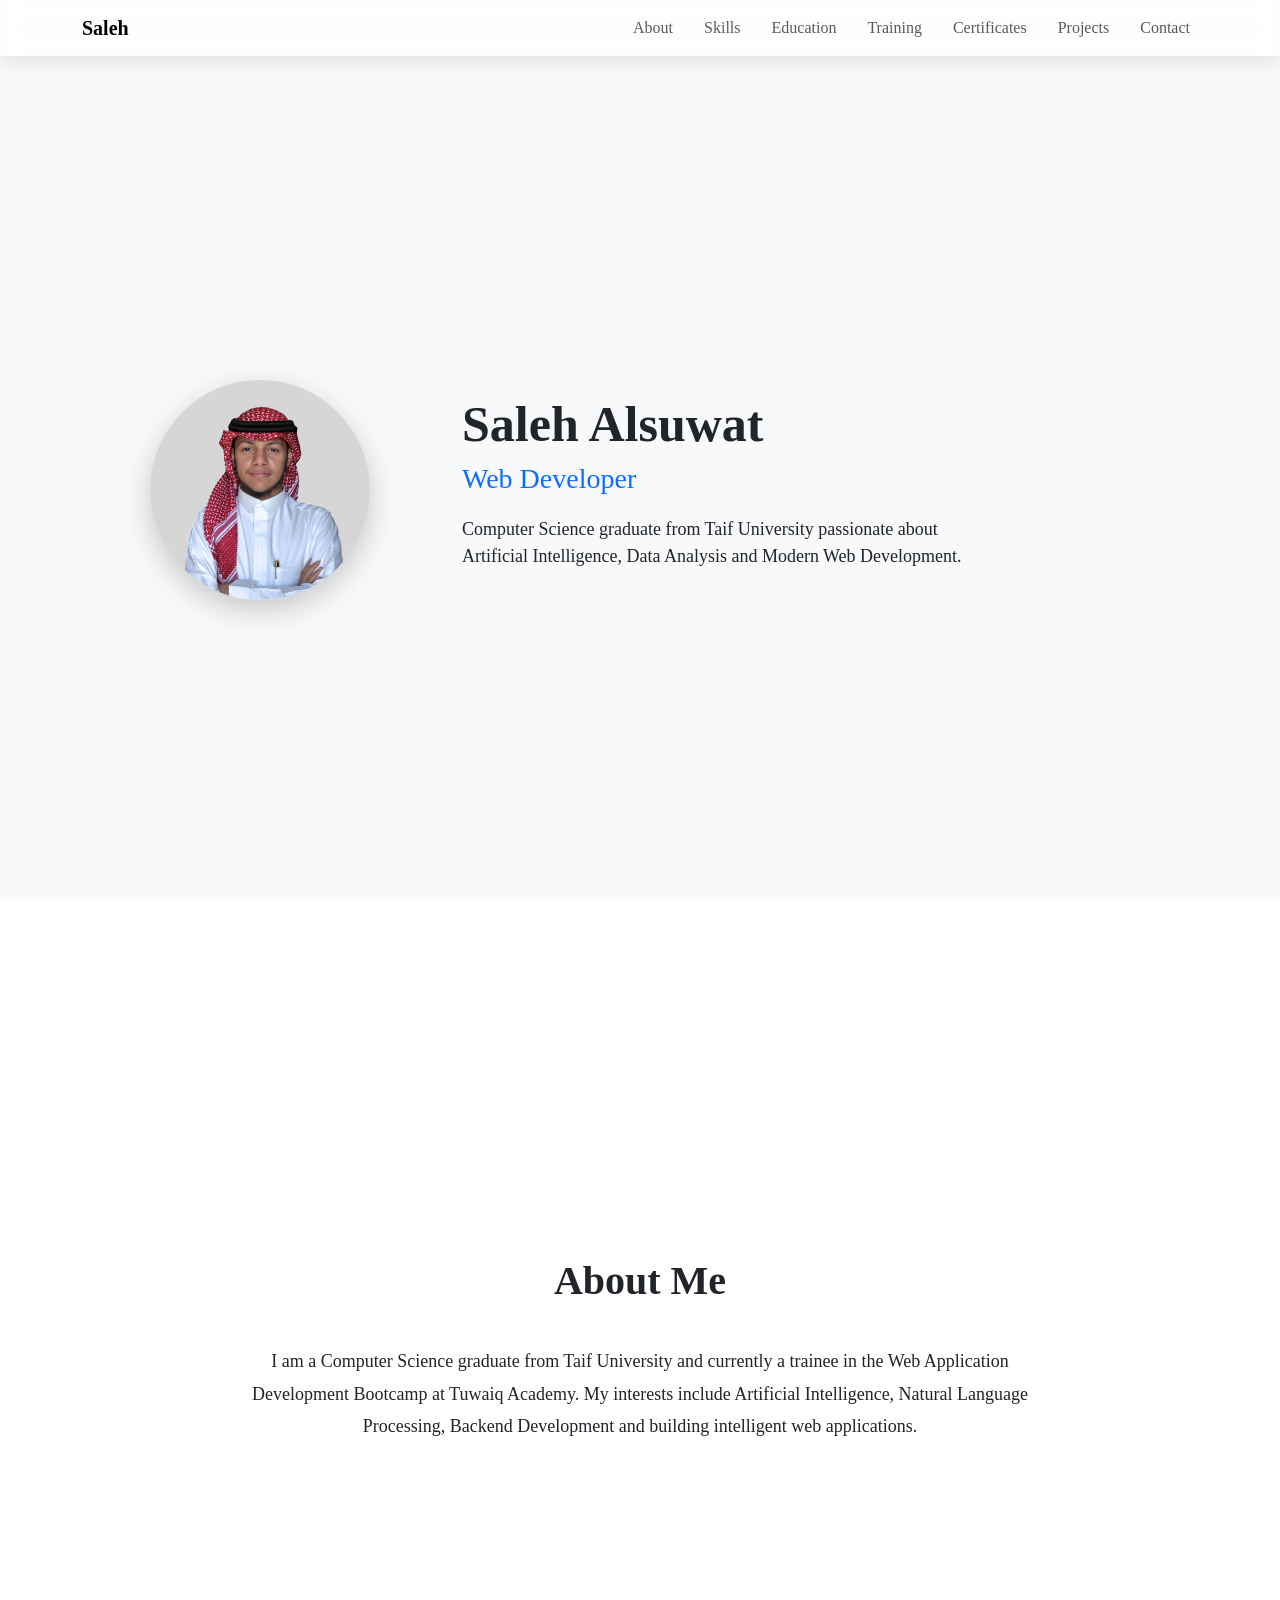
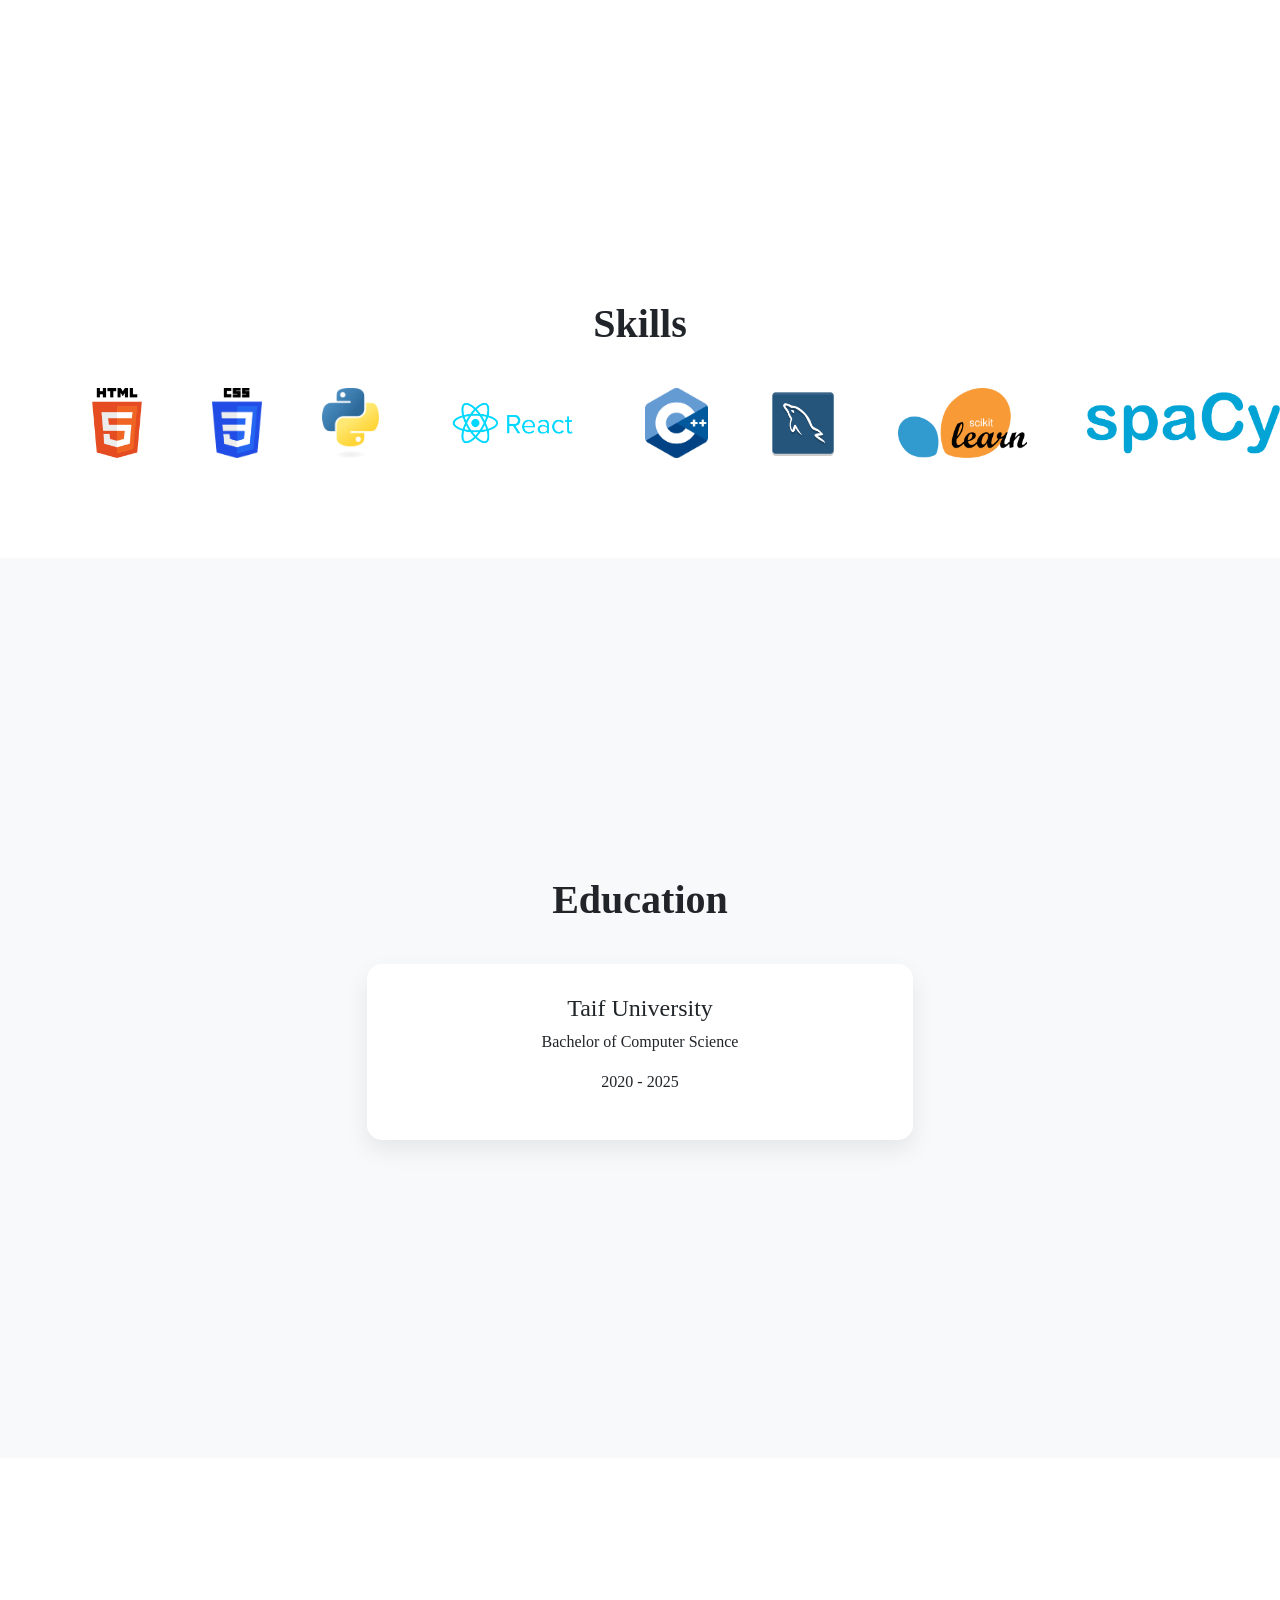
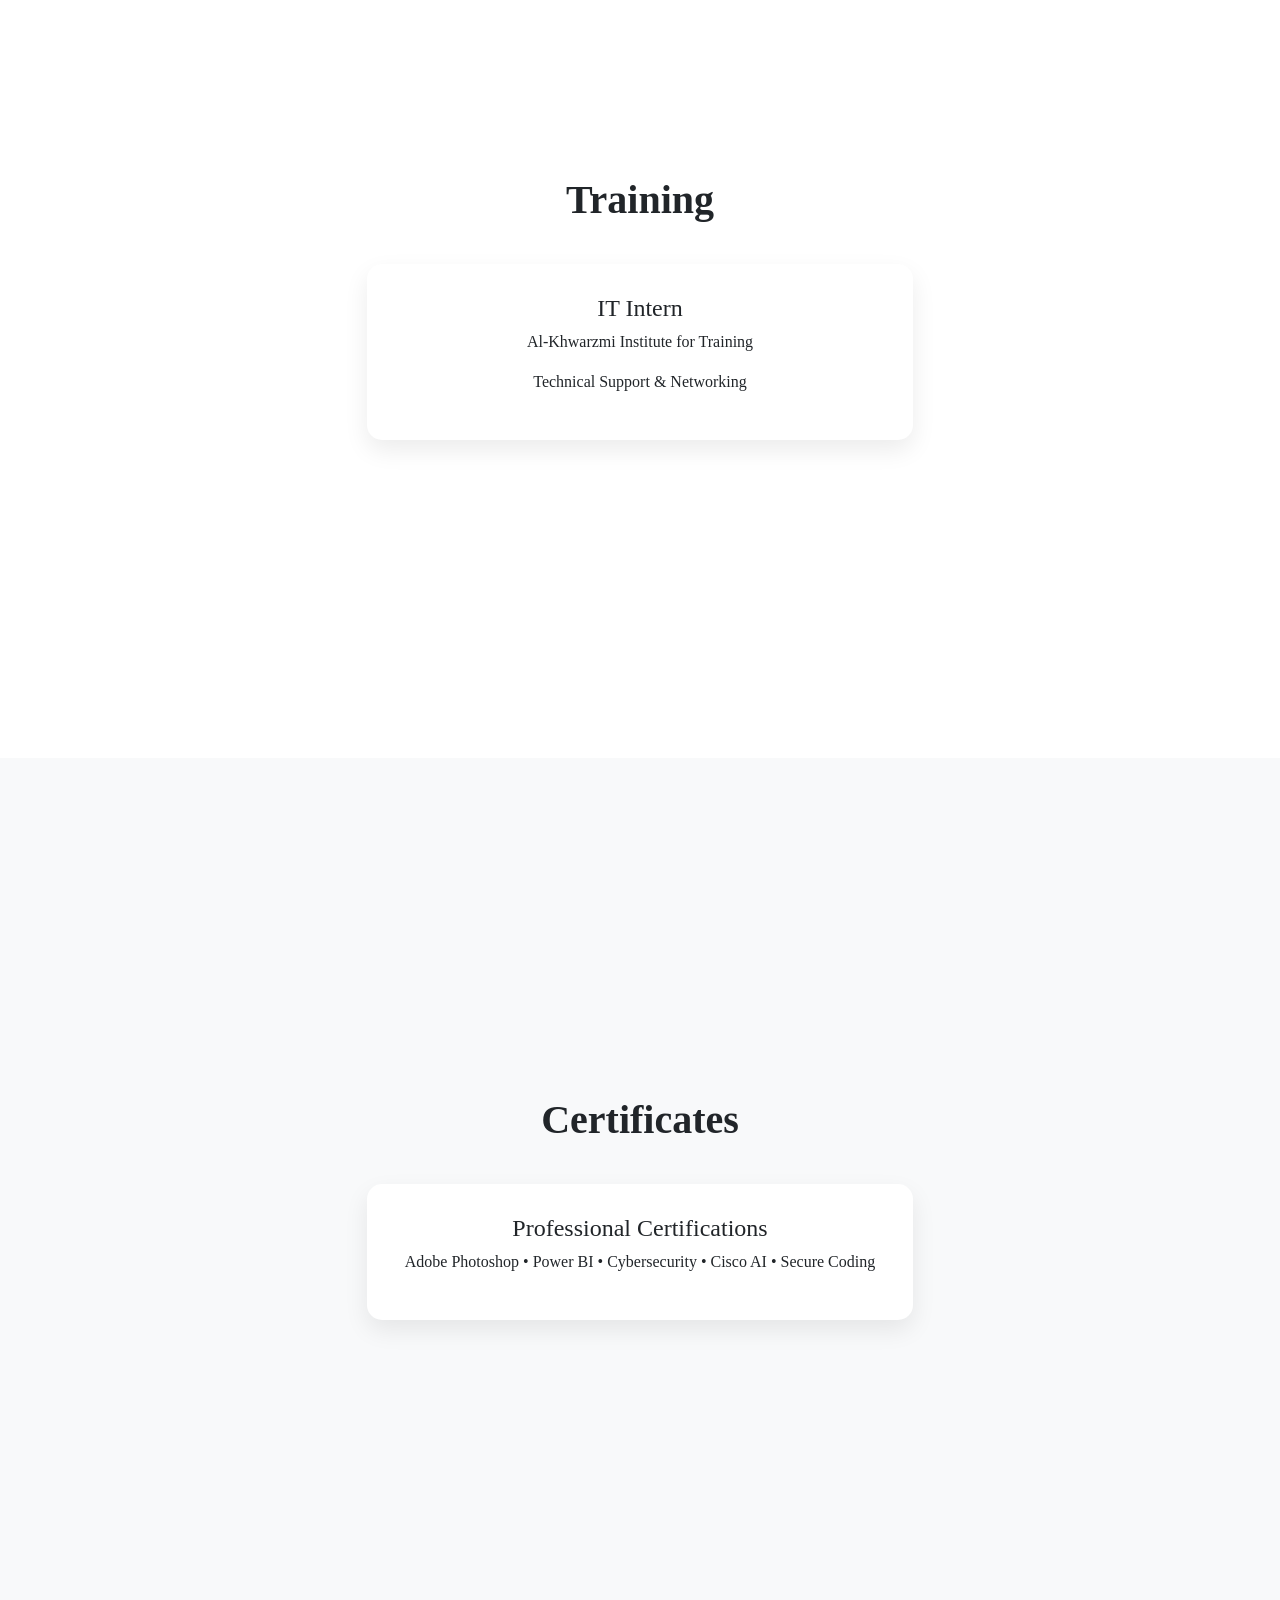
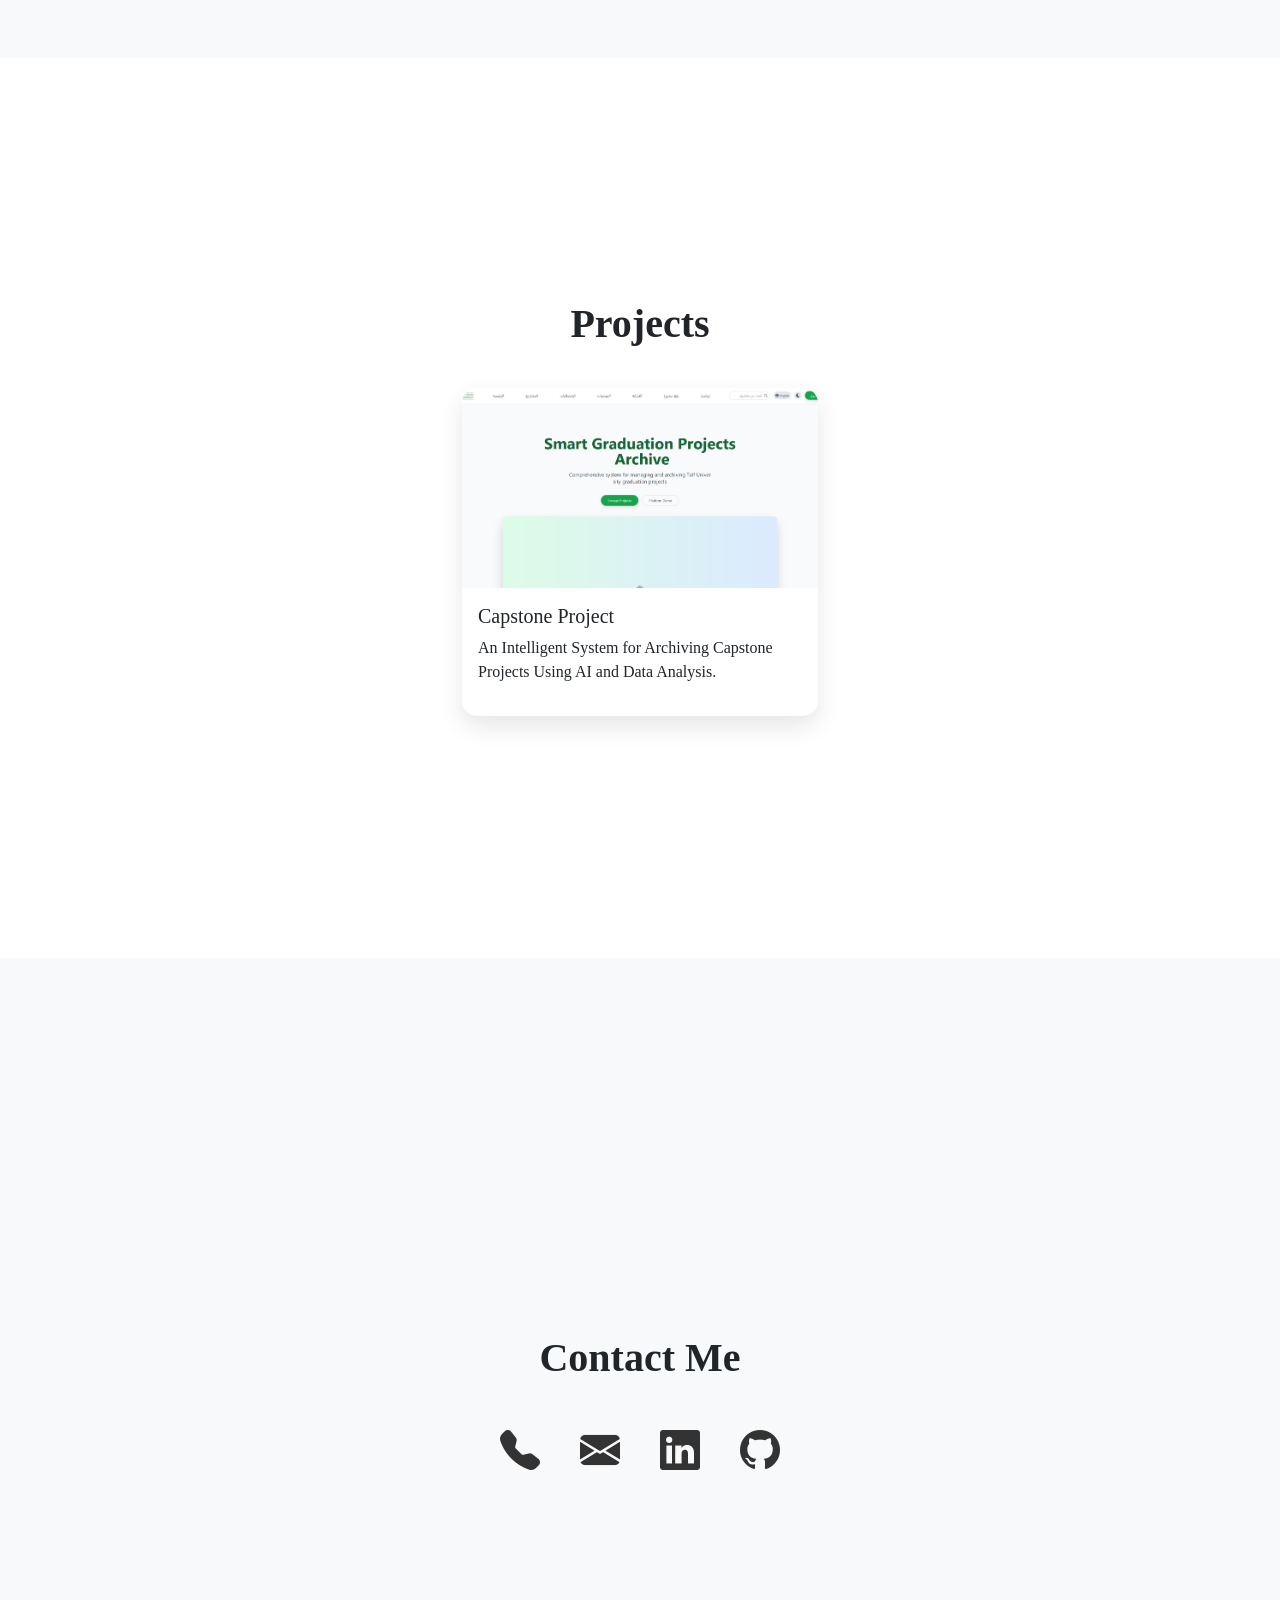
<file: careers/cv/index.html>
<!DOCTYPE html>
<html lang="en">

<head>

<meta charset="UTF-8">
<meta name="viewport" content="width=device-width, initial-scale=1.0">

<title>Saleh Alsuwat</title>

<link href="https://cdn.jsdelivr.net/npm/bootstrap@5.3.2/dist/css/bootstrap.min.css" rel="stylesheet">

<link rel="stylesheet" href="https://cdn.jsdelivr.net/npm/bootstrap-icons@1.11.1/font/bootstrap-icons.css">

<link rel="stylesheet" href="style.css">

</head>

<body>


<!-- NAVBAR -->

<nav class="navbar navbar-expand-lg navbar-light fixed-top">

<div class="container">

<a class="navbar-brand fw-bold">Saleh</a>

<button class="navbar-toggler" type="button" data-bs-toggle="collapse" data-bs-target="#navMenu">
<span class="navbar-toggler-icon"></span>
</button>

<div class="collapse navbar-collapse" id="navMenu">

<ul class="navbar-nav ms-auto">

<li class="nav-item">
<a class="nav-link" href="#about">About</a>
</li>

<li class="nav-item">
<a class="nav-link" href="#skills">Skills</a>
</li>

<li class="nav-item">
<a class="nav-link" href="#education">Education</a>
</li>

<li class="nav-item">
<a class="nav-link" href="#training">Training</a>
</li>

<li class="nav-item">
<a class="nav-link" href="#certificates">Certificates</a>
</li>

<li class="nav-item">
<a class="nav-link" href="#projects">Projects</a>
</li>

<li class="nav-item">
<a class="nav-link" href="#contact">Contact</a>
</li>

</ul>

</div>

</div>

</nav>


<!-- HERO -->

<section class="hero">

<div class="container">

<div class="row align-items-center">

<div class="col-lg-4 text-center">
<img src="Untitled design.png" class="profile-img">
</div>

<div class="col-lg-8 hero-text">

<h1>Saleh Alsuwat</h1>

<h3>Web Developer</h3>

<p>

Computer Science graduate from Taif University passionate about Artificial Intelligence,
Data Analysis and Modern Web Development.

</p>

</div>

</div>

</div>

</section>


<!-- ABOUT -->

<section id="about" class="section">

<div class="container">

<h2 class="section-title">About Me</h2>

<p class="section-text">

I am a Computer Science graduate from Taif University and currently a trainee
in the Web Application Development Bootcamp at Tuwaiq Academy.

My interests include Artificial Intelligence, Natural Language Processing,
Backend Development and building intelligent web applications.

</p>

</div>

</section>


<!-- SKILLS -->

<section id="skills" class="skills-section">

<div class="container">

<h2 class="section-title">Skills</h2>

<div class="skills-slider">

<div class="skills-track">

<img src="HTML5_logo_and_wordmark.svg.png">
<img src="CSS3_logo_and_wordmark.svg.png">
<img src="Python-logo-notext.svg.png">
<img src="reactjs_logo_icon_170805.png">
<img src="ISO_C++_Logo.svg.png">
<img src="mysqlworkbench_93532.webp">
<img src="Scikit_learn_logo_small.svg.png">
<img src="SpaCy_logo.svg.png">

<img src="HTML5_logo_and_wordmark.svg.png">
<img src="CSS3_logo_and_wordmark.svg.png">
<img src="Python-logo-notext.svg.png">
<img src="reactjs_logo_icon_170805.png">
<img src="ISO_C++_Logo.svg.png">
<img src="mysqlworkbench_93532.webp">
<img src="Scikit_learn_logo_small.svg.png">
<img src="SpaCy_logo.svg.png">

</div>

</div>

</div>

</section>



<!-- EDUCATION -->

<section id="education" class="section bg-light">

<div class="container">

<h2 class="section-title">Education</h2>

<div class="row justify-content-center">

<div class="col-md-6">

<div class="info-card">

<h4>Taif University</h4>

<p>Bachelor of Computer Science</p>

<p>2020 - 2025</p>

</div>

</div>

</div>

</div>

</section>



<!-- TRAINING -->

<section id="training" class="section">

<div class="container">

<h2 class="section-title">Training</h2>

<div class="row justify-content-center">

<div class="col-md-6">

<div class="info-card">

<h4>IT Intern</h4>

<p>Al-Khwarzmi Institute for Training</p>

<p>Technical Support & Networking</p>

</div>

</div>

</div>

</div>

</section>



<!-- CERTIFICATES -->

<section id="certificates" class="section bg-light">

<div class="container">

<h2 class="section-title">Certificates</h2>

<div class="row justify-content-center">

<div class="col-md-6">

<div class="info-card">

<h4>Professional Certifications</h4>

<p>
Adobe Photoshop • Power BI • Cybersecurity • Cisco AI • Secure Coding
</p>

</div>

</div>

</div>

</div>

</section>



<!-- PROJECTS -->

<section id="projects" class="section">

<div class="container">

<h2 class="section-title">Projects</h2>

<div class="row justify-content-center">

<div class="col-md-4">

<div class="card project-card">

<img src="Screenshot 2025-04-25 020158.png">

<div class="card-body">

<h5>Capstone Project</h5>

<p>An Intelligent System for Archiving Capstone Projects Using AI and Data Analysis.</p>

</div>

</div>

</div>

</div>

</div>

</section>



<!-- CONTACT -->

<section id="contact" class="section contact-section">

<div class="container text-center">

<h2 class="section-title">Contact Me</h2>

<div class="contact-icons">

<a href="tel:+966544905818" class="contact-icon">
<i class="bi bi-telephone-fill"></i>
</a>

<a href="mailto:salehalswat2@gmail.com" class="contact-icon">
<i class="bi bi-envelope-fill"></i>
</a>

<a href="https://www.linkedin.com/in/alsuwatsaleh/" class="contact-icon">
<i class="bi bi-linkedin"></i>
</a>

<a href="https://github.com/SalehAlsuwat" class="contact-icon">
<i class="bi bi-github"></i>
</a>

</div>

</div>

</section>


<script src="https://cdn.jsdelivr.net/npm/bootstrap@5.3.2/dist/js/bootstrap.bundle.min.js"></script>

</body>
</html>
</file>
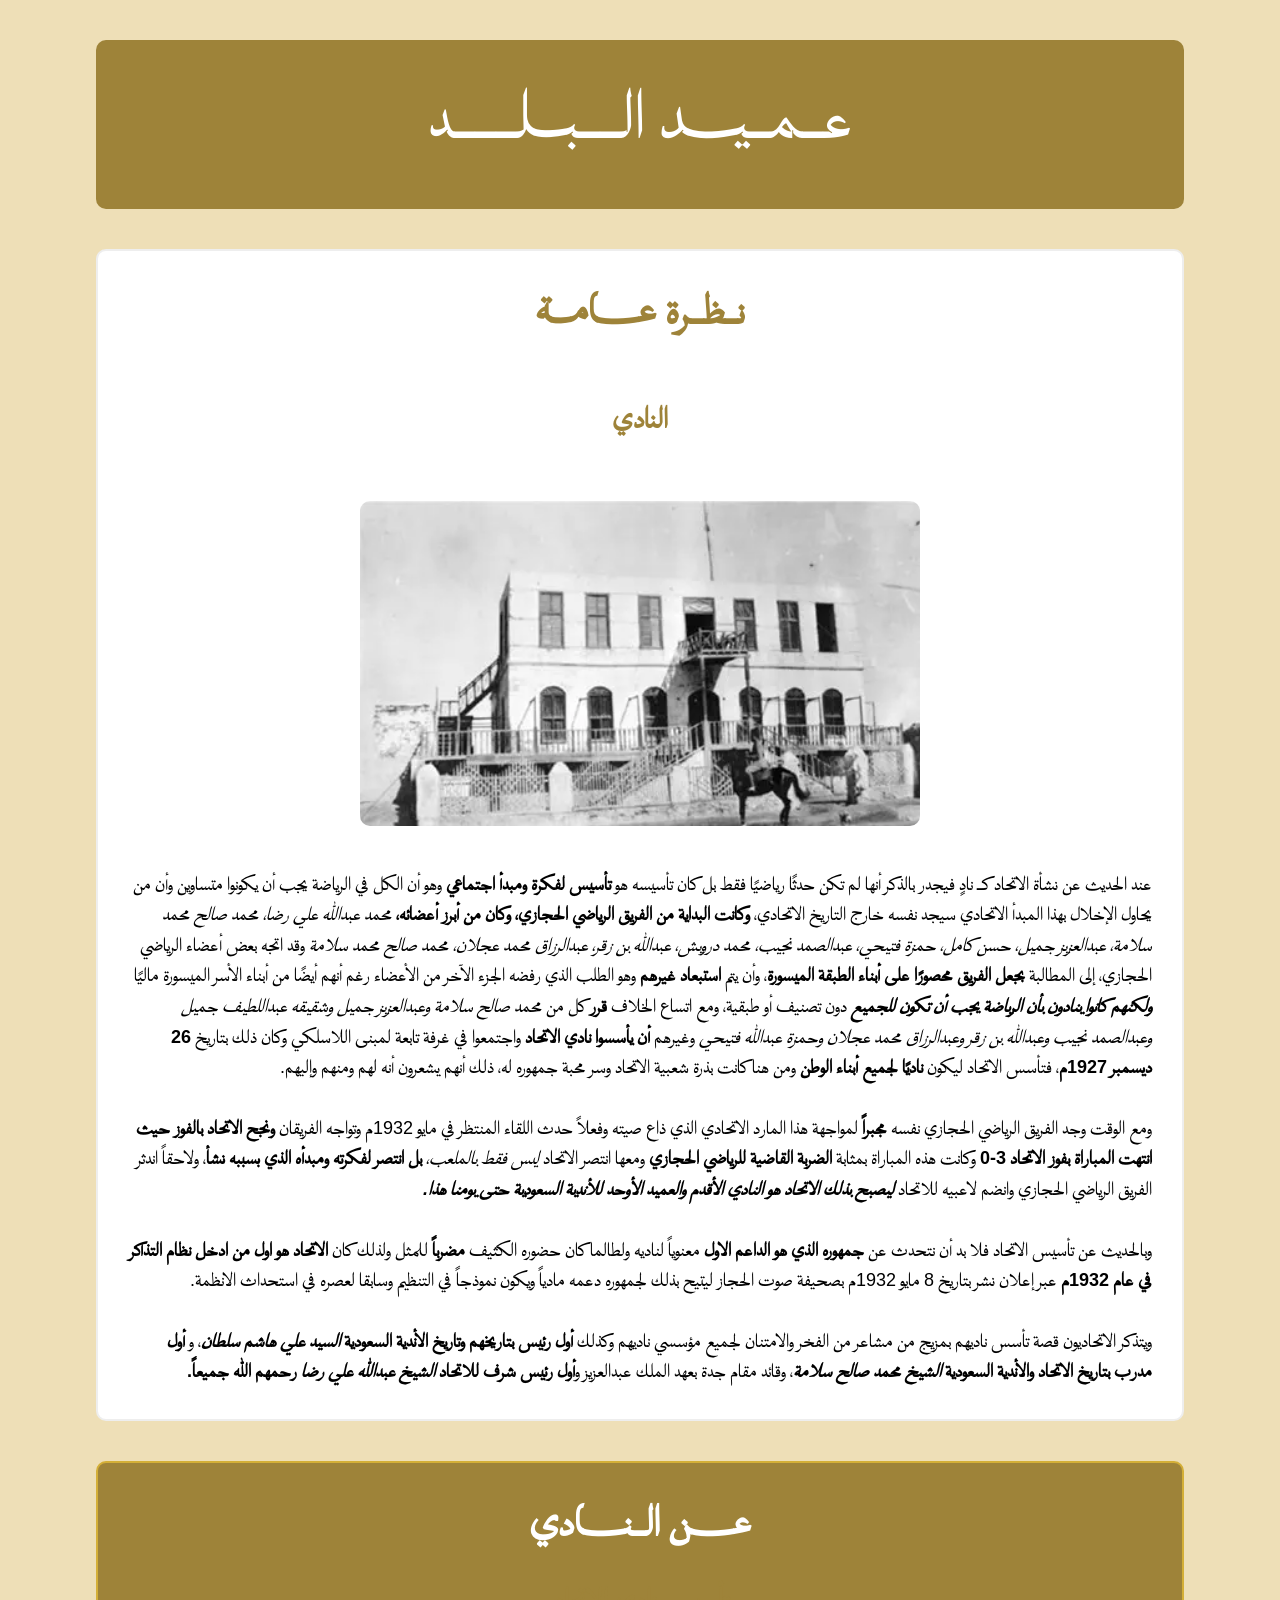
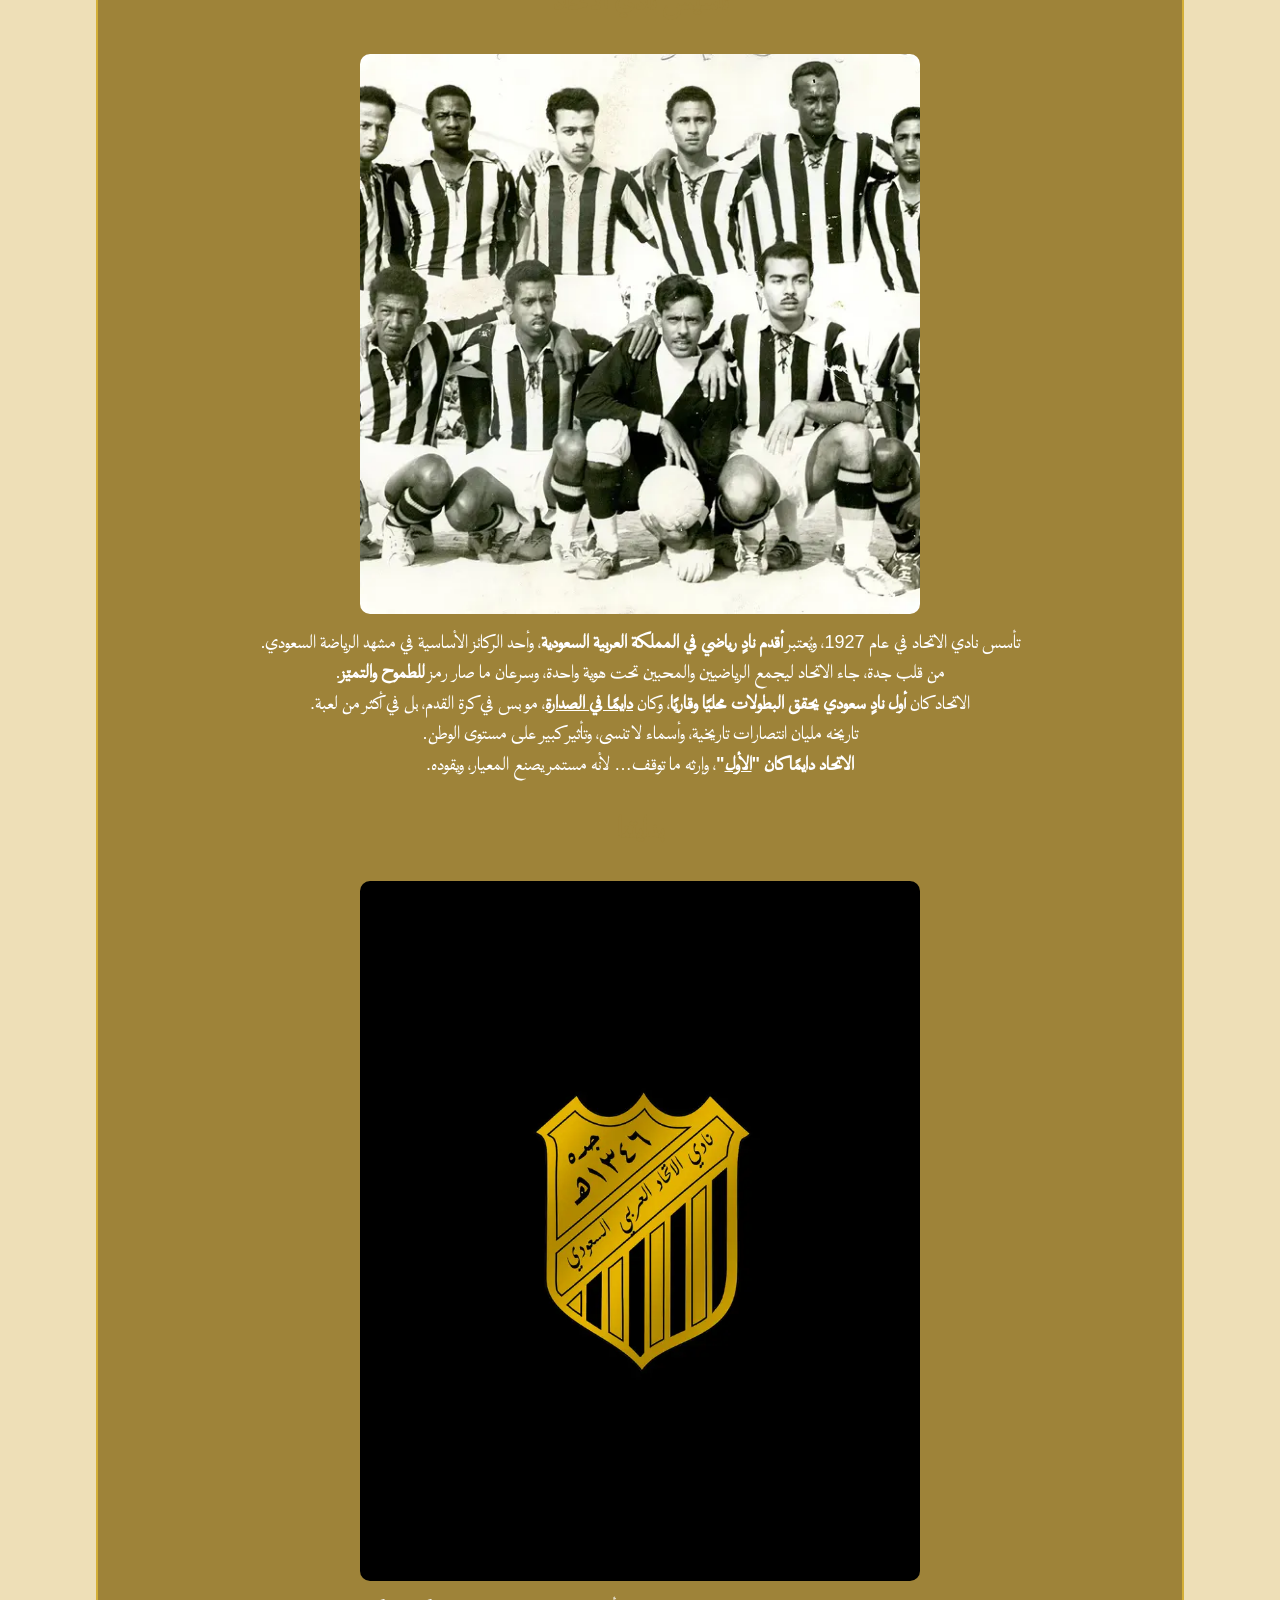
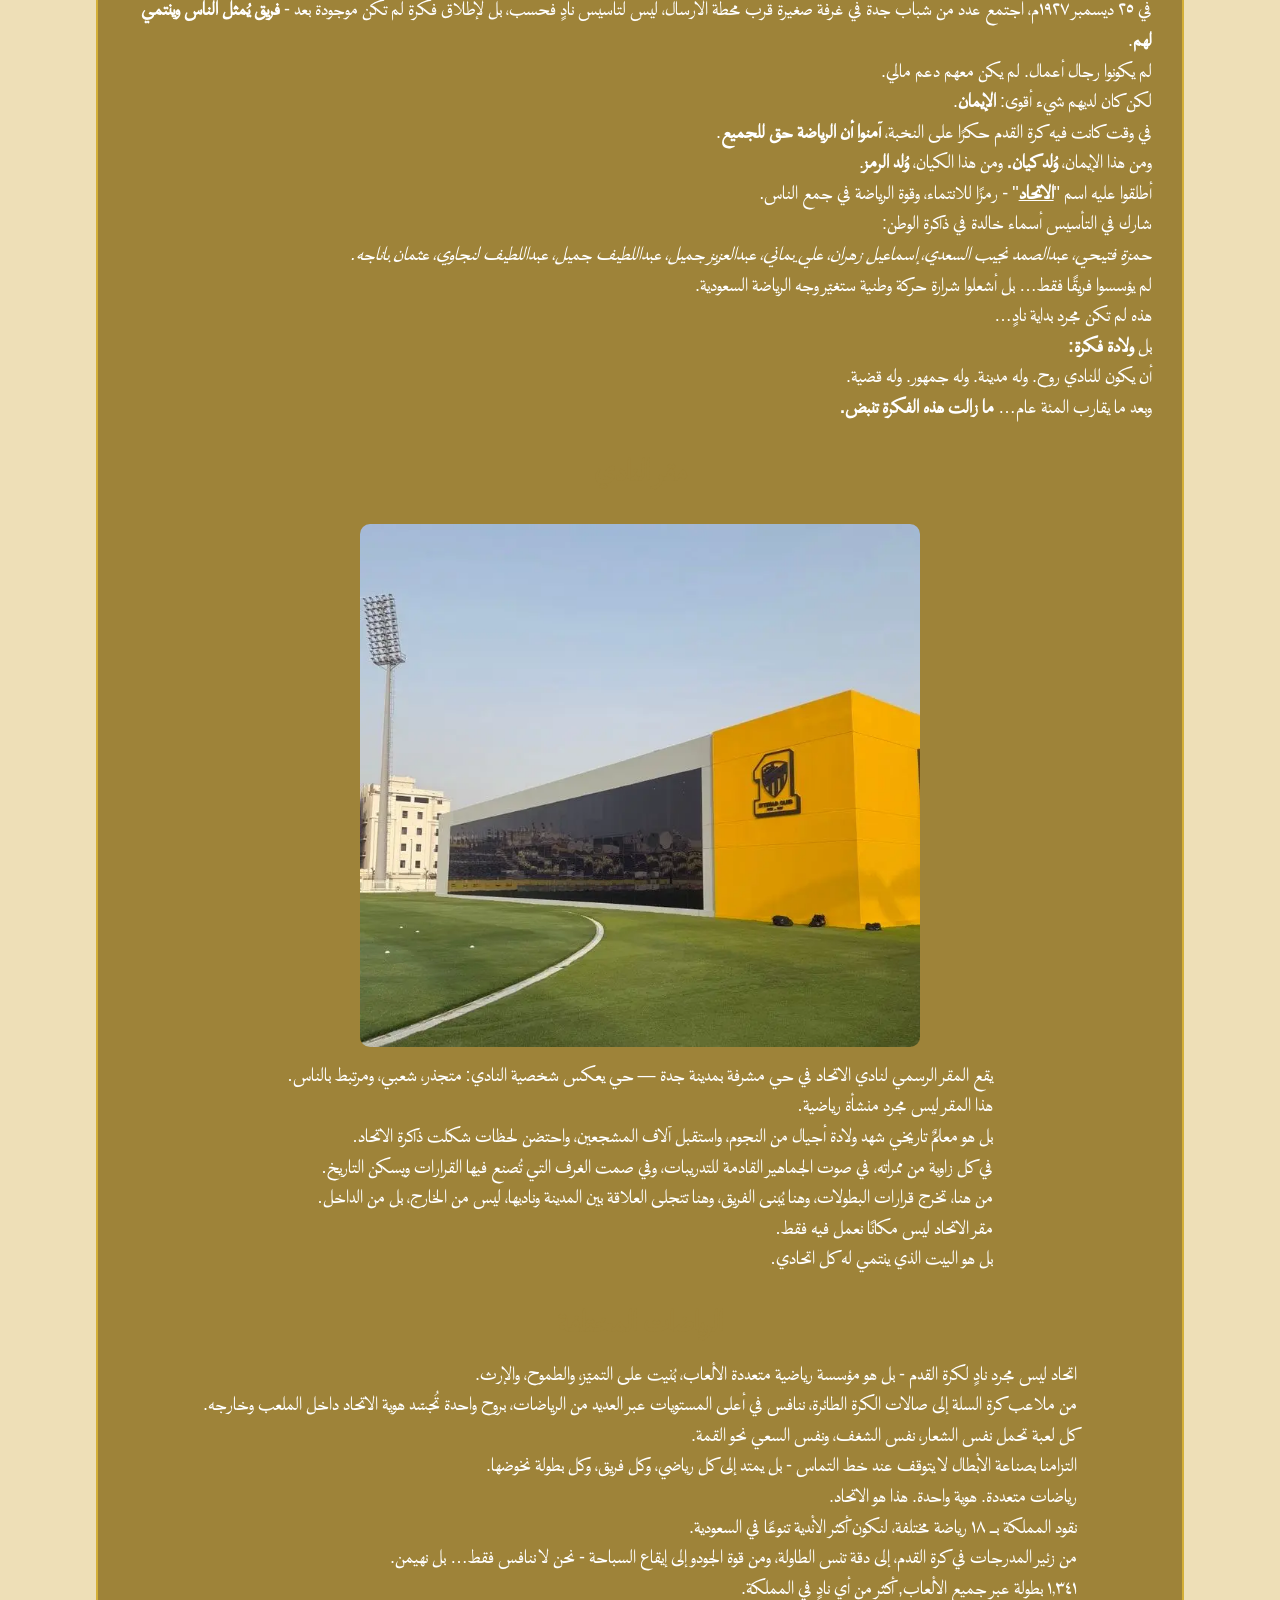
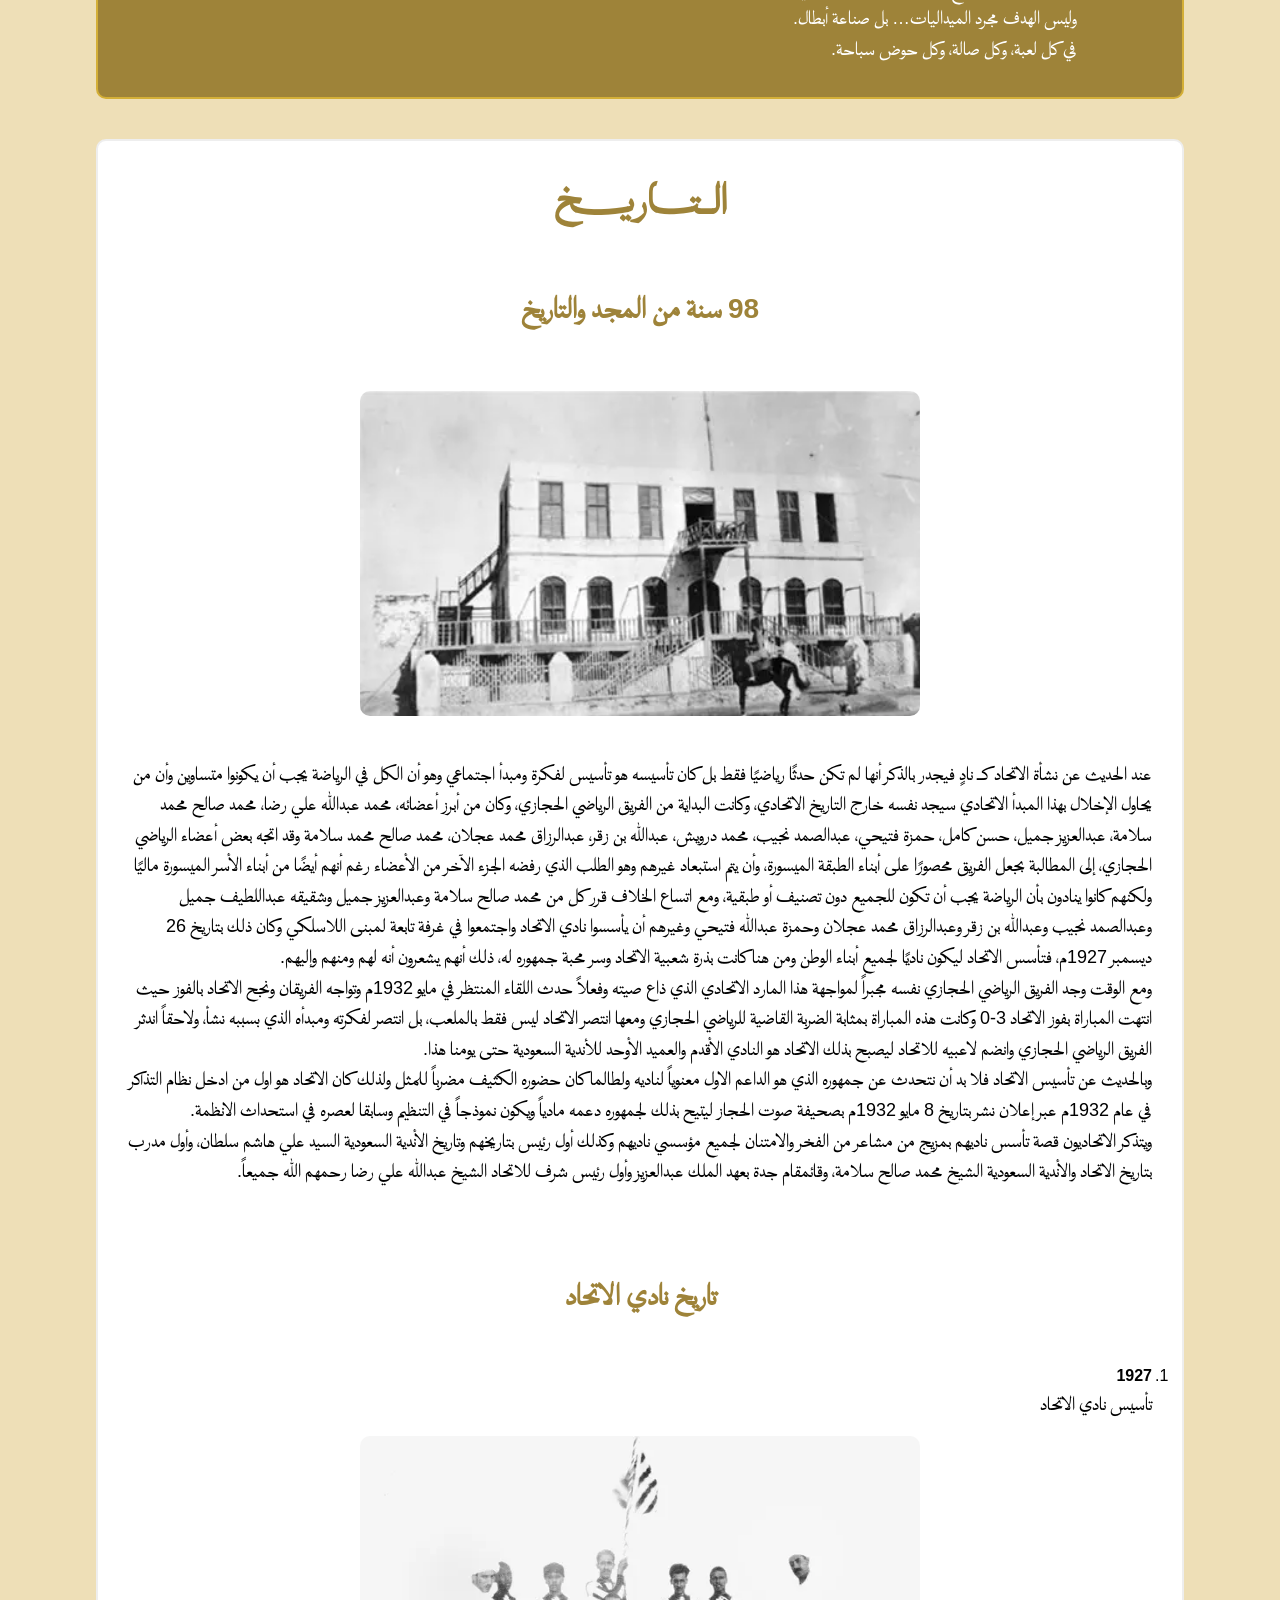
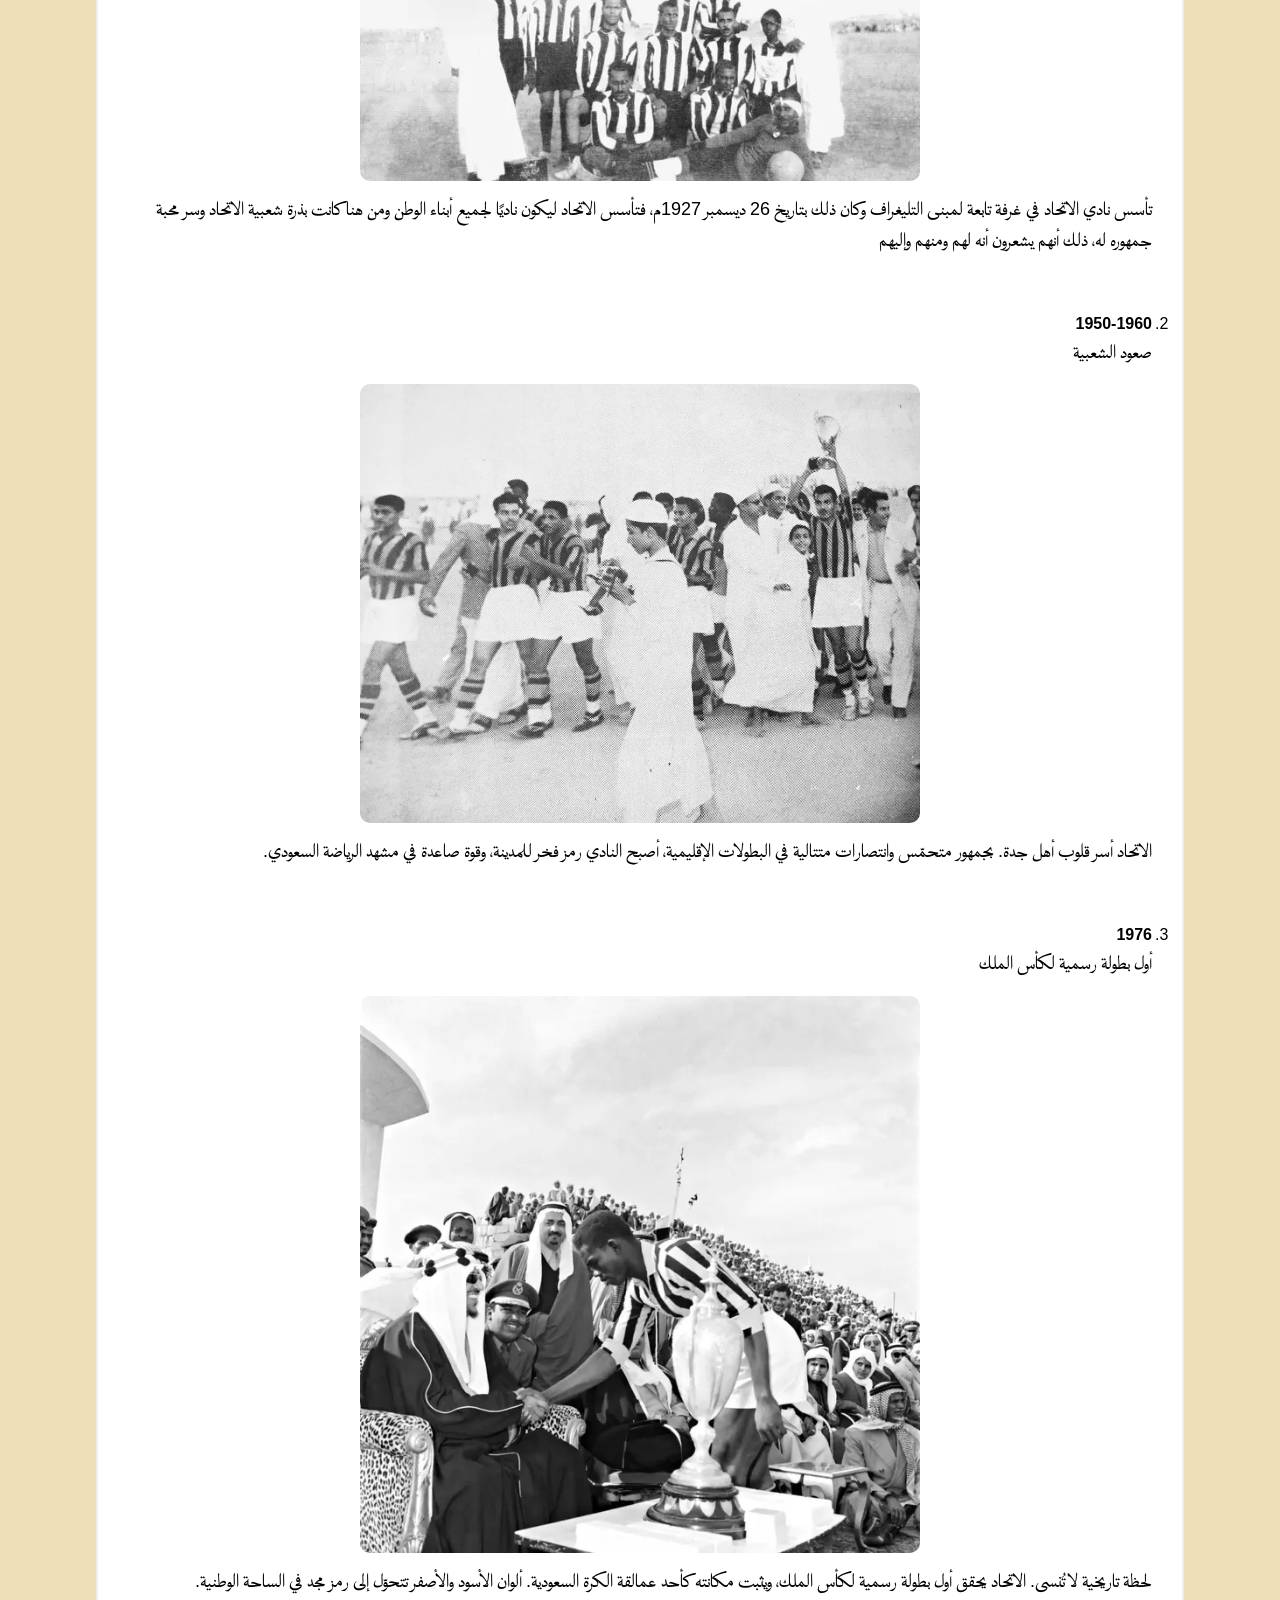
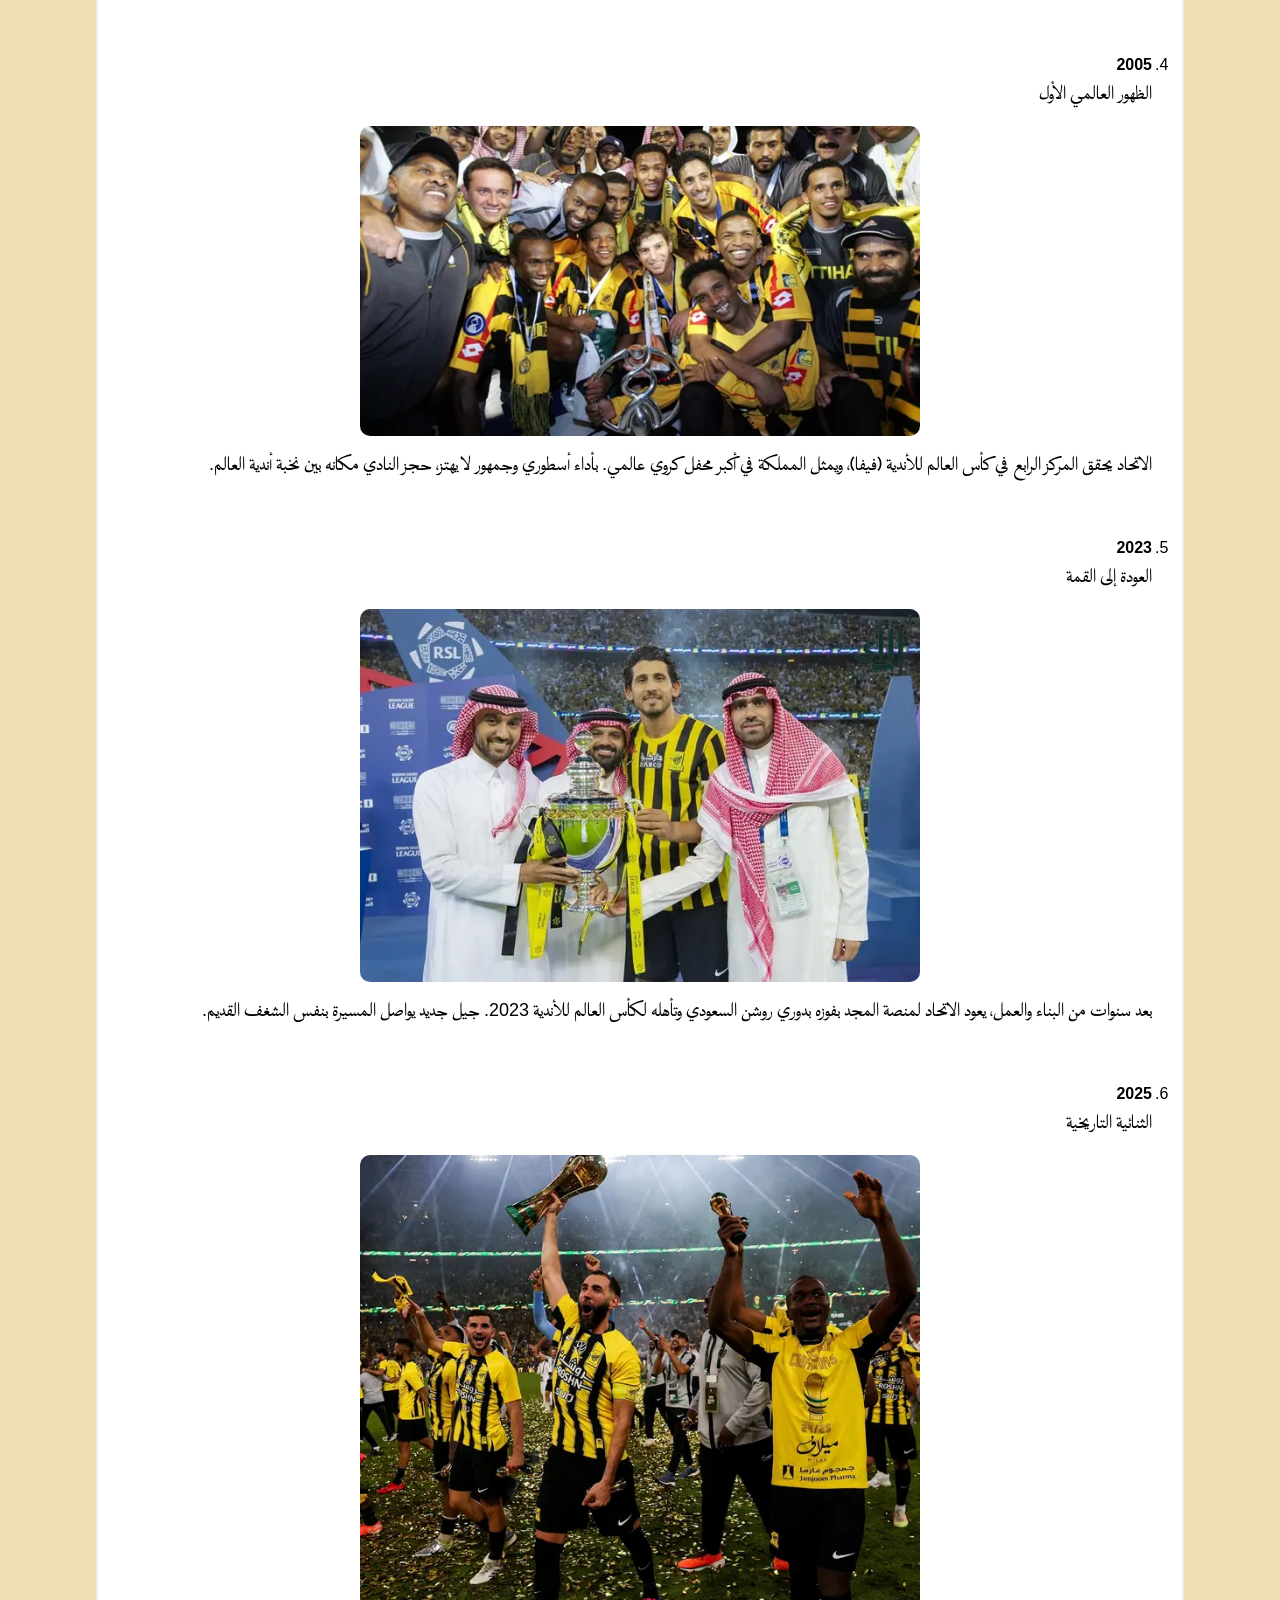
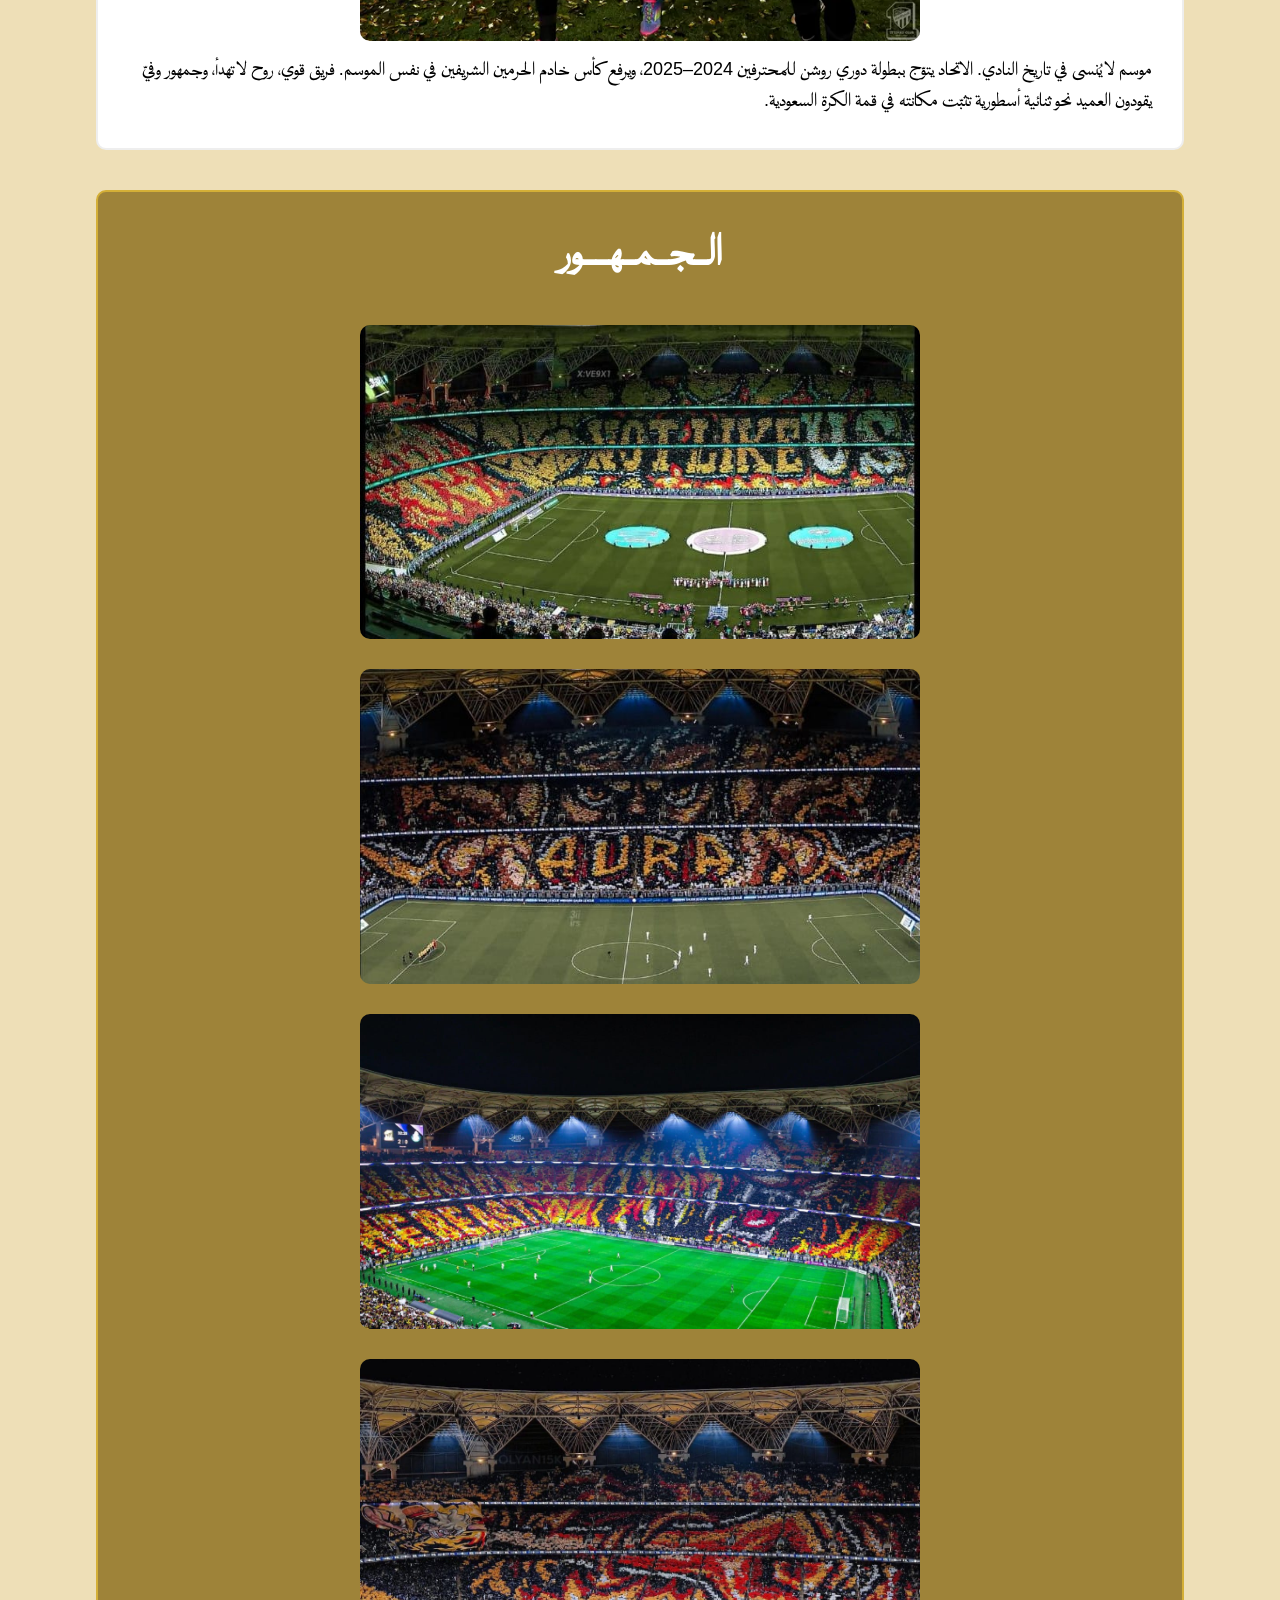
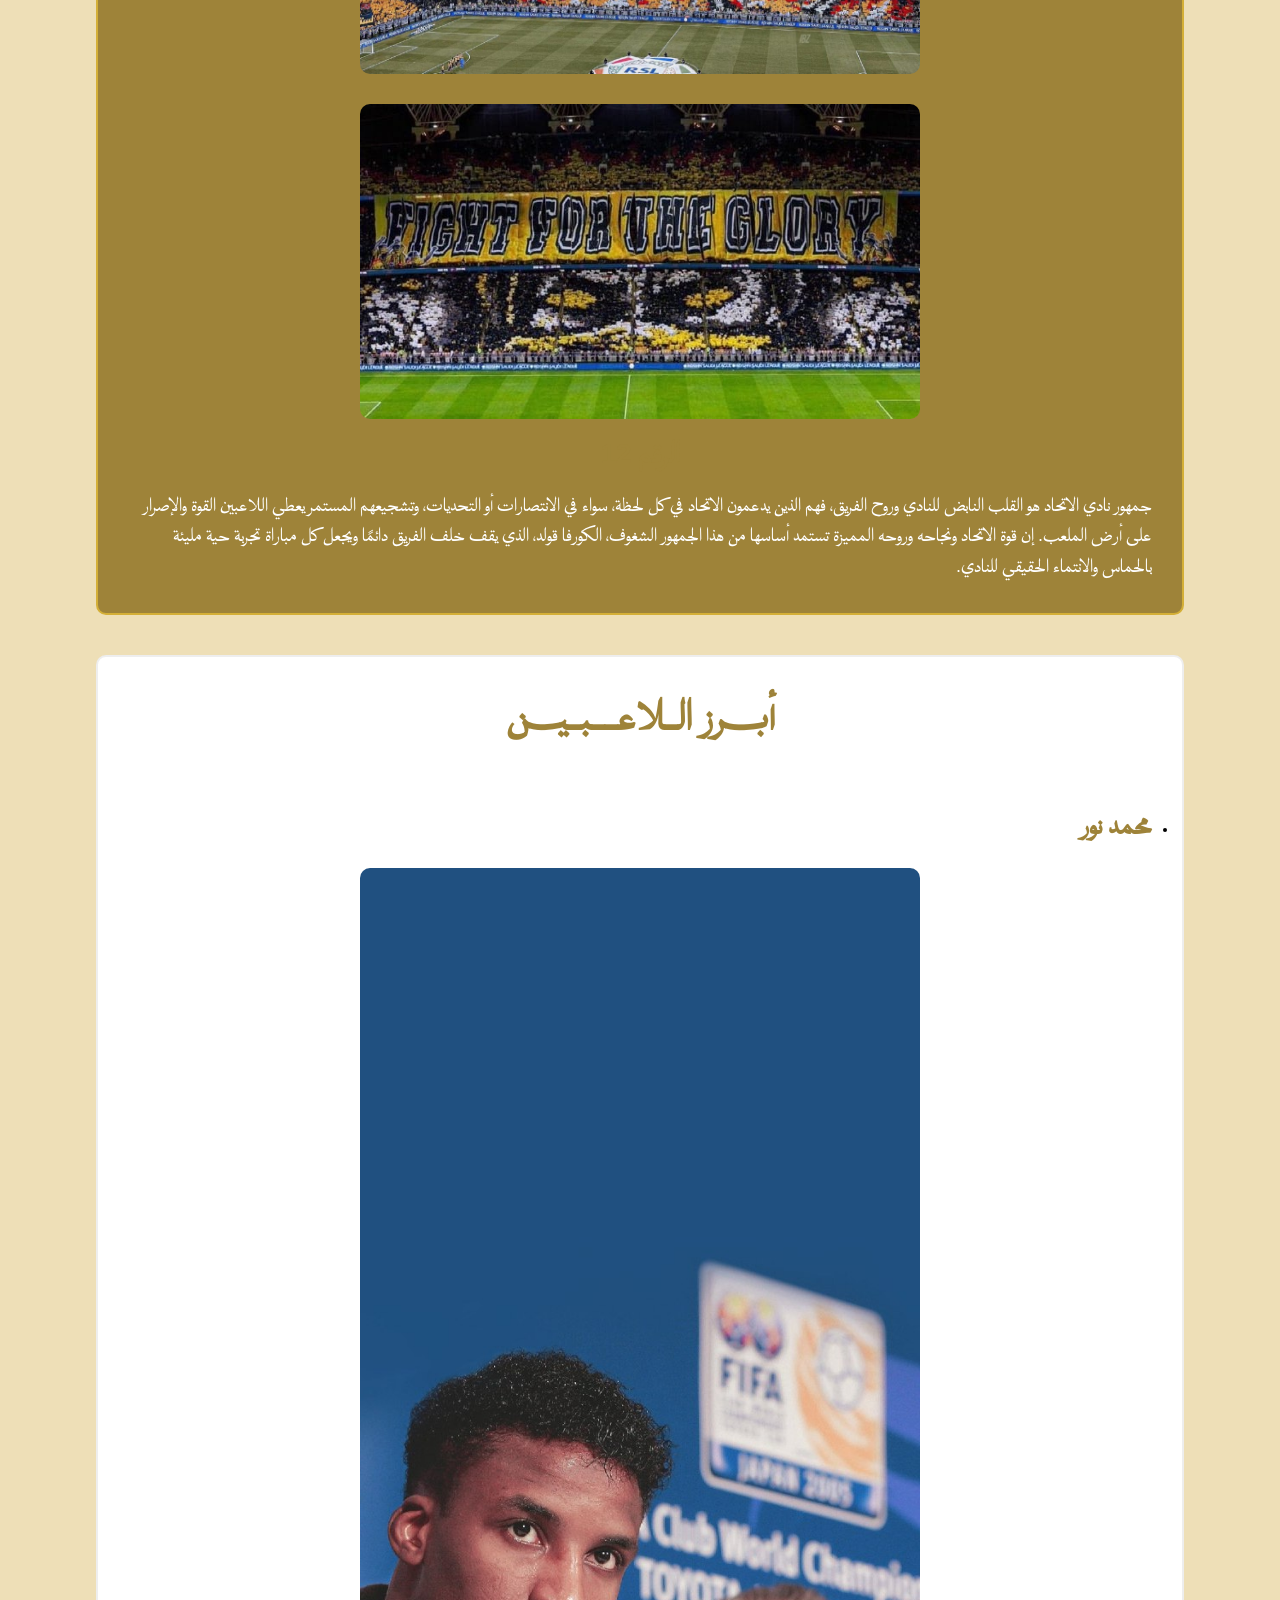
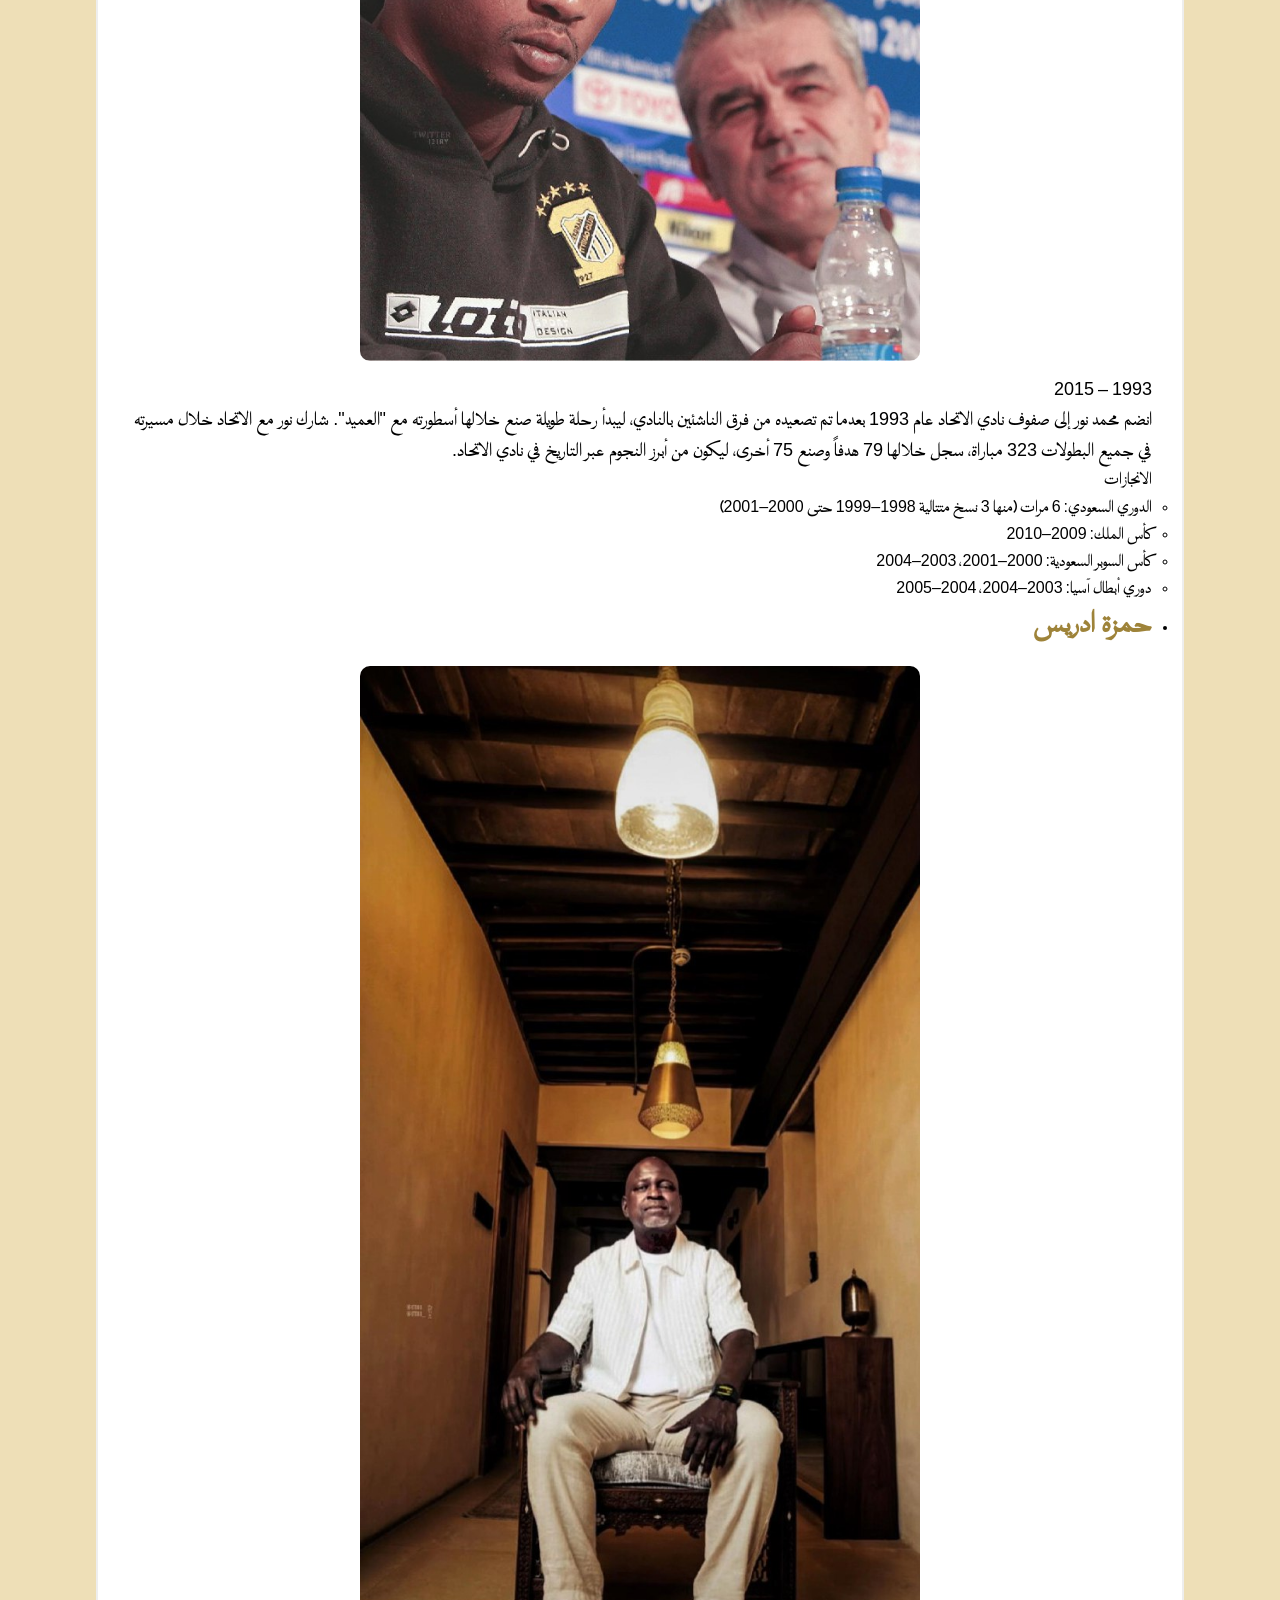
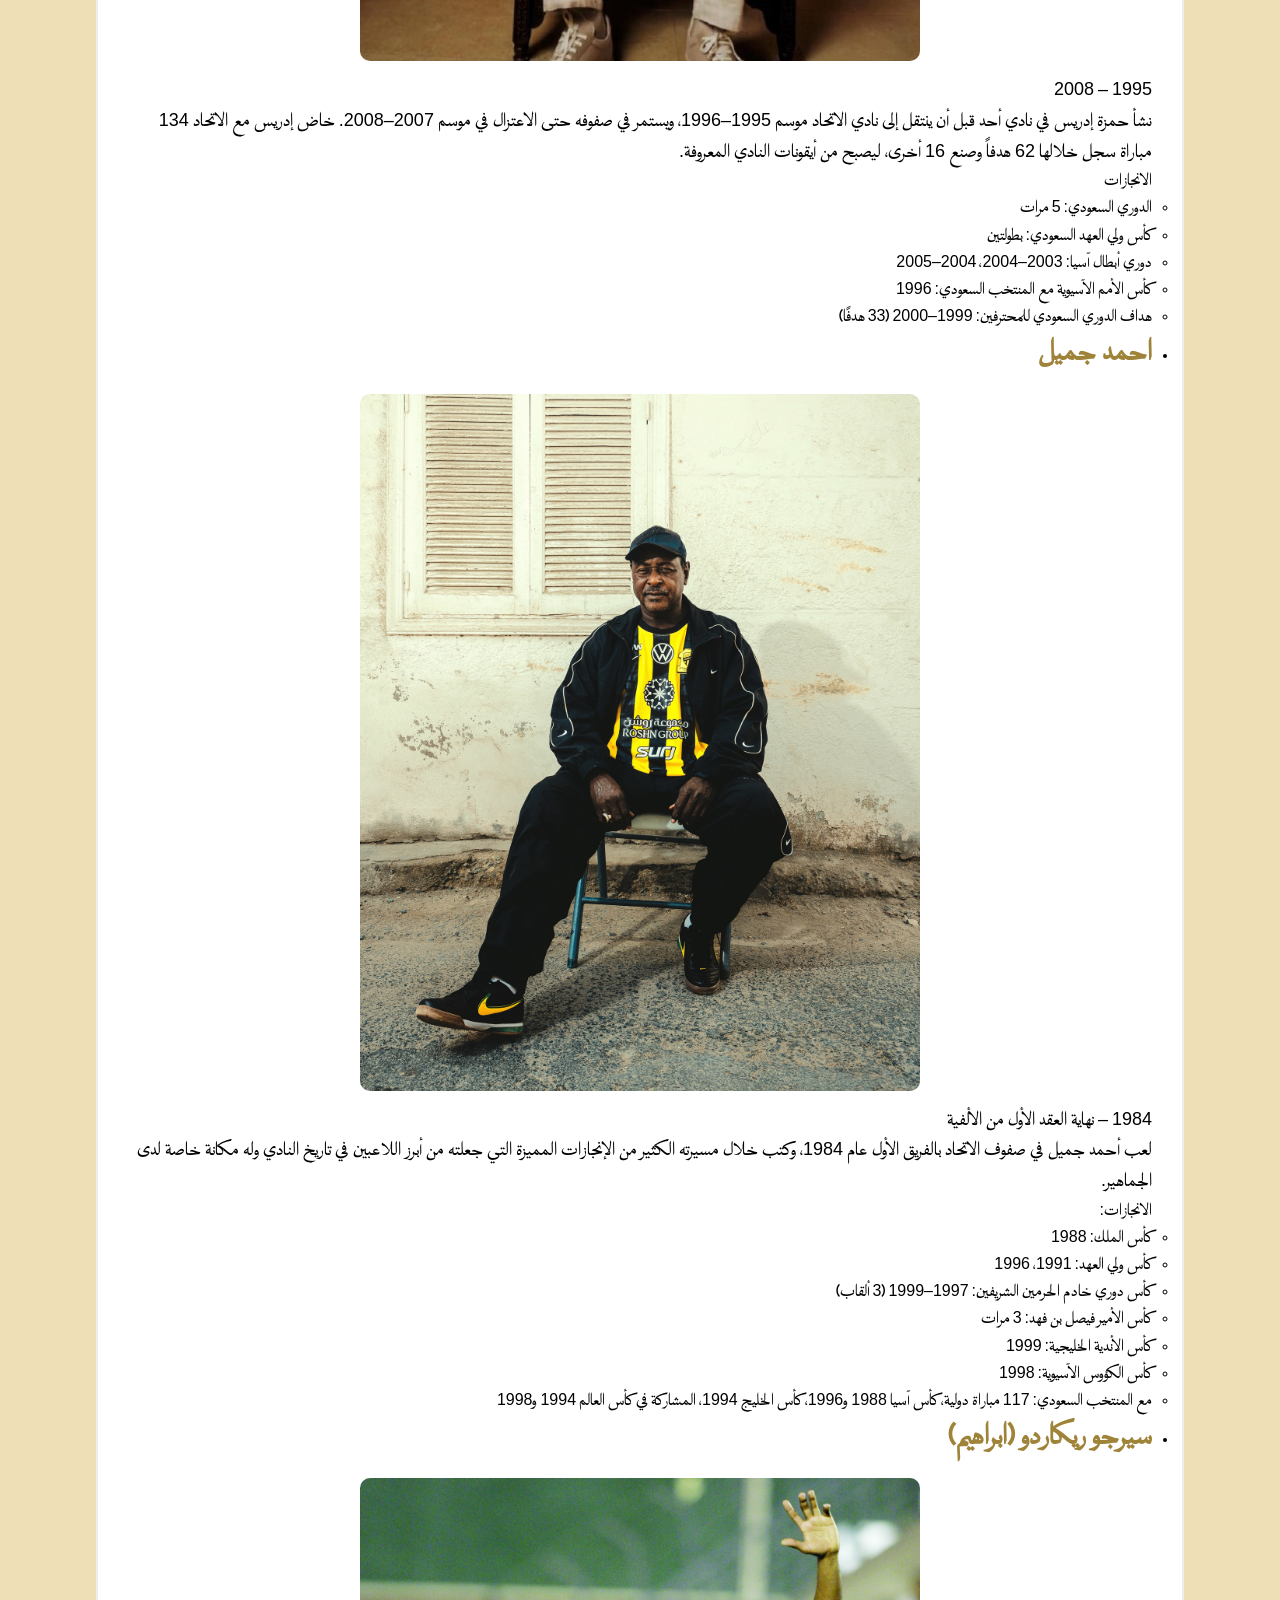
<file: css/introduction/index.html>
<!DOCTYPE html>
<html lang="ar">
<head>
    <meta charset="UTF-8">
    <meta name="viewport" content="width=device-width, initial-scale=1.0">
    <link rel="stylesheet" href="style.css">
    <link href="https://fonts.googleapis.com/css2?family=Cairo&display=swap" rel="stylesheet">
    <title>عميد البلد</title>
</head>
<body dir="rtl">
    <header>عـمـيــد الــبـلـــد</header>

    

    <!-- نظرة عامة -->
    <section class="about">
    <h1>نـظـرة عــامـة</h1>
        <h2>النادي</h2>
            <img src="ce370990-7da7-45a1-986c-b01413948a49.jpg" alt="بداية الاتحاد من هنا" width="500">
                <p>عند الحديث عن نشأة الاتحاد كـ نادٍ فيجدر بالذكر أنها لم تكن حدثًا رياضيًا فقط بل كان تأسيسه هو <b>تأسيس لفكرة ومبدأ اجتماعي</b> وهو أن الكل في الرياضة يجب أن يكونوا متساوين وأن من يحاول الإخلال بهذا المبدأ الاتحادي سيجد نفسه خارج التاريخ الاتحادي، <b>وكانت البداية من الفريق الرياضي الحجازي، وكان من أبرز أعضائه،</b> <i>محمد عبدالله علي رضا، محمد صالح محمد سلامة، عبدالعزيز جميل، حسن كامل، حمزة فتيحي، عبدالصمد نجيب، محمد درويش، عبدالله بن زقر، عبدالرزاق محمد عجلان، محمد صالح محمد سلامة</i> وقد اتجه بعض أعضاء الرياضي الحجازي، إلى المطالبة <b>بجعل الفريق محصورًا على أبناء الطبقة الميسورة</b>، وأن يتم <b>استبعاد غيرهم</b> وهو الطلب الذي رفضه الجزء الآخر من الأعضاء رغم أنهم أيضًا من أبناء الأسر الميسورة ماليًا <b><i>ولكنهم كانوا ينادون بأن الرياضة يجب أن تكون للجميع</i></b> دون تصنيف أو طبقية، ومع اتساع الخلاف <b>قرر</b> كل من <i>محمد صالح سلامة وعبدالعزيز جميل وشقيقه عبداللطيف جميل وعبدالصمد نجيب وعبدالله بن زقر وعبدالرزاق محمد عجلان وحمزة عبدالله فتيحي</i> وغيرهم <b>أن يأسسوا نادي الاتحاد</b> واجتمعوا في غرفة تابعة لمبنى اللاسلكي وكان ذلك بتاريخ <b>26 ديسمبر 1927م</b>، فتأسس الاتحاد ليكون <b>ناديًا لجميع أبناء الوطن</b> ومن هنا كانت بذرة شعبية الاتحاد وسر محبة جمهوره له، ذلك أنهم يشعرون أنه لهم ومنهم وإليهم.</p>
                <p>ومع الوقت وجد الفريق الرياضي الحجازي نفسه <b>مجبراً</b> لمواجهة هذا المارد الاتحادي الذي ذاع صيته وفعلاً حدث اللقاء المنتظر في مايو 1932م وتواجه الفريقان<b> ونجح الاتحاد بالفوز حيث انتهت المباراة بفوز الاتحاد 3-0</b> وكانت هذه المباراة بمثابة <b>الضربة القاضية للرياضي الحجازي</b> ومعها انتصر الاتحاد<i> ليس فقط بالملعب،</i> <b>بل انتصر لفكرته ومبدأه الذي بسببه نشأ</b>، ولاحقاً اندثر الفريق الرياضي الحجازي وانضم لاعبيه للاتحاد <b><i>ليصبح بذلك الاتحاد هو النادي الأقدم والعميد الأوحد للأندية السعودية حتى يومنا هذا.</i></b></p>
                <p>وبالحديث عن تأسيس الاتحاد فلا بد أن نتحدث عن <b>جمهوره الذي هو الداعم الاول</b> معنوياً لناديه ولطالما كان حضوره الكثيف <b>مضرباً</b> للمثل ولذلك كان <b>الاتحاد هو اول من ادخل نظام التذاكر في عام 1932م</b> عبر إعلان نشر بتاريخ 8 مايو 1932م بصحيفة صوت الحجاز ليتيح بذلك لجمهوره دعمه مادياً ويكون نموذجاً في التنظيم وسابقا لعصره في استحداث الانظمة.</p>
                <p>ويتذكر الاتحاديون قصة تأسس ناديهم بمزيج من مشاعر من الفخر والامتنان لجميع مؤسسي ناديهم وكذلك <b>أول رئيس بتاريخهم وتاريخ الأندية السعودية <i>السيد علي هاشم سلطان</i></b>، و <b>أول مدرب بتاريخ الاتحاد والأندية السعودية <i>الشيخ محمد صالح سلامة</i></b>، وقائد مقام جدة بعهد الملك عبدالعزيز و<b>أول رئيس شرف للاتحاد <i>الشيخ عبدالله علي رضا</i> رحمهم الله جميعاً.</b></p>
    </section>
    


    <!-- عن النادي -->
    <section class="club">
        <h1 id="whiteh1">عــن الـنــــادي</h1>
        <h2 id="whiteh2">تأسيس نادي الاتحاد</h2>
            <img src="6b9c3470-b865-4777-b3fa-453f59f544c2.jpg" alt="أول تشكيلة رسمية للاتحاد" width="500">
            <p>تأسس نادي الاتحاد في عام 1927، ويُعتبر <b>أقدم نادٍ رياضي في المملكة العربية السعودية</b>، وأحد الركائز الأساسية في مشهد الرياضة السعودي.</p>
            <p>من قلب جدة، جاء الاتحاد ليجمع الرياضيين والمحبين تحت هوية واحدة، وسرعان ما صار رمز <b>للطموح والتميّز</b>.</p>
            <p>الاتحاد كان <b>أول نادٍ سعودي يحقق البطولات محليًا وقاريًا</b>، وكان <u><b>دايمًا في الصدارة</b></u>، مو بس في كرة القدم، بل في أكثر من لعبة.</p>
            <p>تاريخه مليان انتصارات تاريخية، وأسماء لا تنسى، وتأثير كبير على مستوى الوطن.</p>
            <p><b>الاتحاد دايمًا كان "<u>الأول</u>"</b>، وإرثه ما توقف… لأنه مستمر يصنع المعيار، ويقوده.</p>
        <br>

        <h2  id="whiteh2">بدايتنا</h2>
            <img src="9ff37081-b71b-422c-95f3-7d9ad2a4f783.jpg" alt="أول شعار للنادي" width="500">
            <p>في ٢٥ ديسمبر ١٩٢٧م، اجتمع عدد من شباب جدة في غرفة صغيرة قرب محطة الارسال، ليس لتأسيس نادٍ فحسب، بل لإطلاق فكرة لم تكن موجودة بعد - <b>فريق يُمثل الناس وينتمي لهم</b>. <br>
لم يكونوا رجال أعمال. لم يكن معهم دعم مالي. <br>
لكن كان لديهم شيء أقوى: <b>الإيمان</b>. <br>
في وقت كانت فيه كرة القدم حكرًا على النخبة، <b>آمنوا أن الرياضة حق للجميع</b>. <br>
ومن هذا الإيمان،<b> وُلد كيان.</b> ومن هذا الكيان، <b>وُلد الرمز</b>. <br>
أطلقوا عليه اسم "<b><u>الاتحاد</u></b>" - رمزًا للانتماء، وقوة الرياضة في جمع الناس. <br>
شارك في التأسيس أسماء خالدة في ذاكرة الوطن: <br>
<i>حمزة فتيحي، عبدالصمد نجيب السعدي، إسماعيل زهران، علي يماني، عبدالعزيز جميل، عبداللطيف جميل، عبداللطيف لنجاوي، عثمان باناجه.</i> <br>
لم يؤسسوا فريقًا فقط… بل أشعلوا شرارة حركة وطنية ستغيّر وجه الرياضة السعودية. <br>
هذه لم تكن مجرد بداية نادٍ… <br>
بل <b>ولادة فكرة:</b> <br>
أن يكون للنادي روح. وله مدينة. وله جمهور. وله قضية. <br>
وبعد ما يقارب المئة عام…<b> ما زالت هذه الفكرة تنبض.</b></p>
        <br>

        <h2  id="whiteh2">مقر النادي</h2>
            <img src="54cca29f-4c2d-473a-ad0d-8c5444d39071.jpg" alt="مقر النادي" width="500">
            <p>يقع المقر الرسمي لنادي الاتحاد في حي مشرفة بمدينة جدة — حي يعكس شخصية النادي: متجذر، شعبي، ومرتبط بالناس. <br>
هذا المقر ليس مجرد منشأة رياضية. <br>
بل هو معلمٌ تاريخي شهد ولادة أجيال من النجوم، واستقبل آلاف المشجعين، واحتضن لحظات شكلت ذاكرة الاتحاد. <br>
في كل زاوية من ممراته، في صوت الجماهير القادمة للتدريبات، وفي صمت الغرف التي تُصنع فيها القرارات ويسكن التاريخ. <br>
من هنا، تخرج قرارات البطولات، وهنا يُبنى الفريق، وهنا تتجلى العلاقة بين المدينة وناديها، ليس من الخارج، بل من الداخل. <br>
مقر الاتحاد ليس مكانًا نعمل فيه فقط. <br>
بل هو البيت الذي ينتمي له كل اتحادي.</p>
        <br>

        <h2 id="whiteh2">الرياضات المختلفة</h2>
            <p>اتحاد ليس مجرد نادٍ لكرة القدم - بل هو مؤسسة رياضية متعددة الألعاب، بُنيت على التميّز، والطموح، والإرث. <br>
من ملاعب كرة السلة إلى صالات الكرة الطائرة، ننافس في أعلى المستويات عبر العديد من الرياضات، بروح واحدة تُجسّد هوية الاتحاد داخل الملعب وخارجه. <br>
كل لعبة تحمل نفس الشعار، نفس الشغف، ونفس السعي نحو القمة. <br>
التزامنا بصناعة الأبطال لا يتوقف عند خط التماس - بل يمتد إلى كل رياضي، وكل فريق، وكل بطولة نخوضها. <br>
رياضات متعددة. هوية واحدة. هذا هو الاتحاد. <br>
نقود المملكة بـ ١٨ رياضة مختلفة، لنكون أكثر الأندية تنوعًا في السعودية. <br>
من زئير المدرجات في كرة القدم، إلى دقة تنس الطاولة، ومن قوة الجودو إلى إيقاع السباحة - نحن لا ننافس فقط… بل نهيمن. <br>
١٬٣٤١ بطولة عبر جميع الألعاب, أكثر من أي نادٍ في المملكة. <br>
وليس الهدف مجرد الميداليات… بل صناعة أبطال. <br>
في كل لعبة، وكل صالة، وكل حوض سباحة. <br>
            </p>
        

    
    </section>



    <!-- التاريخ -->
     <section class="date">
        <h1>الـتـــاريـــخ</h1>
        <h2>98 سنة من المجد والتاريخ</h2>
            <img src="ce370990-7da7-45a1-986c-b01413948a49.jpg" alt="من هنا بدأ المجد" width="500">
            <p>عند الحديث عن نشأة الاتحاد كـ نادٍ فيجدر بالذكر أنها لم تكن حدثًا رياضيًا فقط بل كان تأسيسه هو تأسيس لفكرة ومبدأ اجتماعي وهو أن الكل في الرياضة يجب أن يكونوا متساوين وأن من يحاول الإخلال بهذا المبدأ الاتحادي سيجد نفسه خارج التاريخ الاتحادي، وكانت البداية من الفريق الرياضي الحجازي، وكان من أبرز أعضائه، محمد عبدالله علي رضا، محمد صالح محمد سلامة، عبدالعزيز جميل، حسن كامل، حمزة فتيحي، عبدالصمد نجيب، محمد درويش، عبدالله بن زقر، عبدالرزاق محمد عجلان، محمد صالح محمد سلامة وقد اتجه بعض أعضاء الرياضي الحجازي، إلى المطالبة بجعل الفريق محصورًا على أبناء الطبقة الميسورة، وأن يتم استبعاد غيرهم وهو الطلب الذي رفضه الجزء الآخر من الأعضاء رغم أنهم أيضًا من أبناء الأسر الميسورة ماليًا ولكنهم كانوا ينادون بأن الرياضة يجب أن تكون للجميع دون تصنيف أو طبقية، ومع اتساع الخلاف قرر كل من محمد صالح سلامة وعبدالعزيز جميل وشقيقه عبداللطيف جميل وعبدالصمد نجيب وعبدالله بن زقر وعبدالرزاق محمد عجلان وحمزة عبدالله فتيحي وغيرهم أن يأسسوا نادي الاتحاد واجتمعوا في غرفة تابعة لمبنى اللاسلكي وكان ذلك بتاريخ 26 ديسمبر 1927م، فتأسس الاتحاد ليكون ناديًا لجميع أبناء الوطن ومن هنا كانت بذرة شعبية الاتحاد وسر محبة جمهوره له، ذلك أنهم يشعرون أنه لهم ومنهم وإليهم. <br>
ومع الوقت وجد الفريق الرياضي الحجازي نفسه مجبراً لمواجهة هذا المارد الاتحادي الذي ذاع صيته وفعلاً حدث اللقاء المنتظر في مايو 1932م وتواجه الفريقان ونجح الاتحاد بالفوز حيث انتهت المباراة بفوز الاتحاد 3-0 وكانت هذه المباراة بمثابة الضربة القاضية للرياضي الحجازي ومعها انتصر الاتحاد ليس فقط بالملعب، بل انتصر لفكرته ومبدأه الذي بسببه نشأ، ولاحقاً اندثر الفريق الرياضي الحجازي وانضم لاعبيه للاتحاد ليصبح بذلك الاتحاد هو النادي الأقدم والعميد الأوحد للأندية السعودية حتى يومنا هذا. <br>
وبالحديث عن تأسيس الاتحاد فلا بد أن نتحدث عن جمهوره الذي هو الداعم الاول معنوياً لناديه ولطالما كان حضوره الكثيف مضرباً للمثل ولذلك كان الاتحاد هو اول من ادخل نظام التذاكر في عام 1932م عبر إعلان نشر بتاريخ 8 مايو 1932م بصحيفة صوت الحجاز ليتيح بذلك لجمهوره دعمه مادياً ويكون نموذجاً في التنظيم وسابقا لعصره في استحداث الانظمة. <br>
ويتذكر الاتحاديون قصة تأسس ناديهم بمزيج من مشاعر من الفخر والامتنان لجميع مؤسسي ناديهم وكذلك أول رئيس بتاريخهم وتاريخ الأندية السعودية السيد علي هاشم سلطان، وأول مدرب بتاريخ الاتحاد والأندية السعودية الشيخ محمد صالح سلامة، وقائمقام جدة بعهد الملك عبدالعزيز وأول رئيس شرف للاتحاد الشيخ عبدالله علي رضا رحمهم الله جميعاً. <br> </p>
        <br>

        <h2>تاريخ نادي الاتحاد</h2>
            <ol>
                <li>
                    <strong>1927</strong>
                    <p>تأسيس نادي الاتحاد
                        <img src="50cfc5be-6aba-4ef3-be40-51bfab55c875.jpg" alt="تأسيس نادي الاتحاد" width="500">
                        <p>تأسس نادي الاتحاد في غرفة تابعة لمبنى التليغراف وكان ذلك بتاريخ 26 ديسمبر 1927م، فتأسس الاتحاد ليكون ناديًا لجميع أبناء الوطن ومن هنا كانت بذرة شعبية الاتحاد وسر محبة جمهوره له، ذلك أنهم يشعرون أنه لهم ومنهم وإليهم</p>
                    </p>
                </li><br><br>

                <li>
                    <strong>1950-1960</strong>
                    <p>صعود الشعبية
                        <img src="bb42fa6b-f57e-4ecc-a6cf-018495dfce5c.jpg" alt="صعود الشعبية" width="500">
                        <p>الاتحاد أسر قلوب أهل جدة. بجمهور متحمّس وانتصارات متتالية في البطولات الإقليمية، أصبح النادي رمز فخر للمدينة، وقوة صاعدة في مشهد الرياضة السعودي.</p>
                    </p>
                </li><br><br>

                <li>
                    <strong>1976</strong>
                    <p>أول بطولة رسمية لكأس الملك
                        <img src="5bd7cac8-0ccb-44e7-b4d3-ea7c12194447.jpg" alt="اول بطولة رسمية لكاس الملك" width="500">
                        <p>لحظة تاريخية لا تُنسى. الاتحاد يحقق أول بطولة رسمية لكأس الملك، ويثبت مكانته كأحد عمالقة الكرة السعودية. ألوان الأسود والأصفر تتحوّل إلى رمز مجد في الساحة الوطنية.</p>
                    </p>
                </li><br><br>

                <li>
                    <strong>2005</strong>
                    <p>الظهور العالمي الأول
                        <img src="b6d25d45-826a-4515-90a3-253bf13430e0.jpg" alt="نهائي كاس اسيا 2004" width="500">
                        <p>الاتحاد يحقق المركز الرابع في كأس العالم للأندية (فيفا)، ويمثل المملكة في أكبر محفل كروي عالمي. بأداء أسطوري وجمهور لا يهتز، حجز النادي مكانه بين نخبة أندية العالم.</p>
                    </p>
                </li><br><br>

                <li>
                    <strong>2023</strong>
                    <p>العودة إلى القمة
                        <img src="bc021890-5e6a-4426-be9c-4aa524175693.jpg" alt="الدوري الاستثنائي" width="500">
                        <p>بعد سنوات من البناء والعمل، يعود الاتحاد لمنصة المجد بفوزه بدوري روشن السعودي وتأهله لكأس العالم للأندية 2023. جيل جديد يواصل المسيرة بنفس الشغف القديم.</p>
                    </p>
                </li><br><br>

                <li>
                    <strong>2025</strong>
                    <p>الثنائية التاريخية
                        <img src="5b65b9ff-4153-47fa-8fe8-d6097d4d06c5.jpg" alt="الحارقة عشر" width="500">
                        <p>موسم لا يُنسى في تاريخ النادي. الاتحاد يتوّج ببطولة دوري روشن للمحترفين 2024–2025، ويرفع كأس خادم الحرمين الشريفين في نفس الموسم. فريق قوي، روح لا تهدأ، وجمهور وفيّ يقودون العميد نحو ثنائية أسطورية تثبّت مكانته في قمة الكرة السعودية.</p>
                    </p>
                </li>
            </ol>
        
        
    
     </section>



    <!-- الجمهور -->
     <section class="fans">
        <h1 id="whiteh1">الـجـمـهــور</h1>
        <img src="WhatsApp Image 2026-03-18 at 1.11.18 PM.jpeg" alt="تيفو الاتحاد" width="250">
        <img src="WhatsApp Image 2026-03-18 at 2.11.53 PM.jpeg" alt="تيفو الاتحاد" width="250">
        <img src="WhatsApp Image 2026-03-18 at 7.06.36 AM.jpeg" alt="تيفو الاتحاد" width="250">
        <img src="WhatsApp Image 2026-03-18 at 7.06.40 AM.jpeg" alt="تيفو الاتحاد" width="250">
        <img src="WhatsApp Image 2026-03-18 at 7.06.41 AM (1).jpeg" alt="تيفو الاتحاد" width="250">
        <h2 id="whiteh2">الرقم 12</h2>
        <p>جمهور نادي الاتحاد هو القلب النابض للنادي وروح الفريق، فهم الذين يدعمون الاتحاد في كل لحظة، سواء في الانتصارات أو التحديات، وتشجيعهم المستمر يعطي اللاعبين القوة والإصرار على أرض الملعب. إن قوة الاتحاد ونجاحه وروحه المميزة تستمد أساسها من هذا الجمهور الشغوف، الكورفا قولد، الذي يقف خلف الفريق دائمًا ويجعل كل مباراة تجربة حية مليئة بالحماس والانتماء الحقيقي للنادي.</p>
        
    
     </section>



     <!-- ابرز اللاعبين -->
      <section class="players">
        <h1>أبـــرز الـلاعــبـيــن</h1>
    <ul>
        <li>
            <h2> محمد نور</h2>
            <img src="WhatsApp Image 2026-03-18 at 3.25.21 PM.jpeg" alt="محمد نور"  width="200">
            <div class="text">
            <p>1993 – 2015</p>
            <p>انضم محمد نور إلى صفوف نادي الاتحاد عام 1993 بعدما تم تصعيده من فرق الناشئين بالنادي، ليبدأ رحلة طويلة صنع خلالها أسطورته مع "العميد". شارك نور مع الاتحاد خلال مسيرته في جميع البطولات 323 مباراة، سجل خلالها 79 هدفاً وصنع 75 أخرى، ليكون من أبرز النجوم عبر التاريخ في نادي الاتحاد.</p>
            <ul>الانجازات
                <li>الدوري السعودي: 6 مرات (منها 3 نسخ متتالية 1998–1999 حتى 2000–2001)</li>
                <li>كأس الملك: 2009–2010</li>
                <li>كأس السوبر السعودية: 2000–2001، 2003–2004</li>
                <li>دوري أبطال آسيا: 2003–2004، 2004–2005</li>
            </ul>
            </div>
        </li>
        <li>
            <h2>حمزة ادريس</h2>
            <img src="WhatsApp Image 2026-03-18 at 3.25.21 PM (1).jpeg" alt="حمزة ادريس"  width="200">
            <div class="text">
                <p>1995 – 2008</p>
            <p>نشأ حمزة إدريس في نادي أحد قبل أن ينتقل إلى نادي الاتحاد موسم 1995–1996، ويستمر في صفوفه حتى الاعتزال في موسم 2007–2008. خاض إدريس مع الاتحاد 134 مباراة سجل خلالها 62 هدفاً وصنع 16 أخرى، ليصبح من أيقونات النادي المعروفة.</p>
            <ul>الانجازات
                <li>الدوري السعودي: 5 مرات</li>
                <li>كأس ولي العهد السعودي: بطولتين</li>
                <li>دوري أبطال آسيا: 2003–2004، 2004–2005</li>
                <li>كأس الأمم الآسيوية مع المنتخب السعودي: 1996</li>
                <li>هداف الدوري السعودي للمحترفين: 1999–2000 (33 هدفًا)</li>
            </ul>
            </div>
        </li>
        <li>
            <h2>احمد جميل</h2>
            <img src="524483202_17858991507462279_4301426509449797730_n.jpg" alt="احمد جميل" width="200">
            <div class="text">
            <p>1984 – نهاية العقد الأول من الألفية</p>
            <p>لعب أحمد جميل في صفوف الاتحاد بالفريق الأول عام 1984، وكتب خلال مسيرته الكثير من الإنجازات المميزة التي جعلته من أبرز اللاعبين في تاريخ النادي وله مكانة خاصة لدى الجماهير.</p>
            <ul>الانجازات:
                <li>كأس الملك: 1988</li>
                <li>كأس ولي العهد: 1991، 1996</li>
                <li>كأس دوري خادم الحرمين الشريفين: 1997–1999 (3 ألقاب)</li>
                <li>كأس الأمير فيصل بن فهد: 3 مرات</li>
                <li>كأس الأندية الخليجية: 1999</li>
                <li>كأس الكؤوس الآسيوية: 1998</li>
                <li>مع المنتخب السعودي: 117 مباراة دولية، كأس آسيا 1988 و1996، كأس الخليج 1994، المشاركة في كأس العالم 1994 و1998</li>
            </ul>
            </div>
        </li>
            <li>
            <h2> سيرجو ريكاردو (ابراهيم) </h2>
            <img src="950_17af4c46b6.jpg" alt="ابراهيم" width="200">
            <div class="text">
            <p>2000 – 2001</p>
            <p>يعد البرازيلي ريكاردو من أبرز المحترفين الذين مثلوا نادي الاتحاد، وعلى رغم قصر فترته فإنه قدم مستويات مميزة وقاد الفريق لخمس بطولات مساهماً بقوة في تحقيقها.</p>
            <ul>الانجازات:
                <li>الدوري السعودي للمحترفين: 3 مرات</li>
                <li>كأس ولي العهد: 1 مرة</li>
            </ul>
            </div>
        </li>
            <li>
                <h2>رومارينهو</h2>
            <img src="WhatsApp Image 2026-03-18 at 3.25.22 PM.jpeg" alt="رومارينهو" width="200">
            <div class="text">
            <p>2018 – 2025</p>
            <p>انضم البرازيلي رومارينيو إلى الاتحاد عام 2018 قادماً من الجزيرة الإماراتي، واستمر حتى موسم 2024–2025 وانتقل إلى نيوم. خاض مع الفريق 216 مباراة، سجل خلالها 99 هدفاً وصنع 31 أخرى، وأسهم في عودة الاتحاد إلى منصات التتويج بعد غياب طويل.</p>
            <ul>الانجازات
                <li>الدوري السعودي: 2022–2023</li>
                <li>كأس السوبر السعودية: 2022–2023</li>
                <li>البطولات العربية والقارية: أبرزها هداف كأس محمد السادس للأندية الأبطال</li>
            </ul>
            </div>
        </li>
    </ul>
      </section>



      <!-- البطولات -->
       <section class="champions">
        <table>
        <caption>البطولات</caption>
        <thead>
            <tr>
                <th>#</th>
                <th>اسم البطولة</th>
                <th>السنة</th>
            </tr>
        </thead>
        <tbody>
            <tr>
                <td>1</td>
                <td>بطولة العمادة</td>
                <td>1933</td>
            </tr>
            <tr>
                <td>2</td>
                <td>دوري كأس الأمير عبدالله الفيصل “أول دوري”</td>
                <td>1958</td>
            </tr>
            <tr>
                <td>3</td>
                <td>كأس الأمير ماجد بن عبدالعزيز</td>
                <td>1958</td>
            </tr>
            <tr>
                <td>4</td>
                <td>كأس وزارة الداخلية</td>
                <td>1958</td>
            </tr>
            <tr>
                <td>5</td>
                <td>دوري كأس الأمير ماجد بن عبدالعزيز</td>
                <td>1959</td>
            </tr>
            <tr>
                <td>6</td>
                <td>كأس سمو الأمير منصور (رعاية الشباب)</td>
                <td>1959</td>
            </tr>
            <tr>
                <td>7</td>
                <td>دوري كأس الأمير ماجد بن عبدالعزيز</td>
                <td>1960</td>
            </tr>
            <tr>
                <td>8</td>
                <td>كأس الأمير ماجد بن عبدالعزيز</td>
                <td>1960</td>
            </tr>
            <tr>
                <td>9</td>
                <td>دوري كأس الأمير ماجد بن عبدالعزيز</td>
                <td>1961</td>
            </tr>
            <tr>
                <td>10</td>
                <td>كأس الأمير ماجد بن عبدالعزيز</td>
                <td>1961</td>
            </tr>
            <tr>
                <td>11</td>
                <td>دوري كأس الأمير ماجد بن عبدالعزيز</td>
                <td>1962</td>
            </tr>
            <tr>
                <td>12</td>
                <td>كأس الأمير ماجد بن عبدالعزيز</td>
                <td>1962</td>
            </tr>
            <tr>
                <td>13</td>
                <td>دوري كأس الأمير ماجد بن عبدالعزيز</td>
                <td>1963</td>
            </tr>
            <tr>
                <td>14</td>
                <td>كأس الأمير ماجد بن عبدالعزيز</td>
                <td>1963</td>
            </tr>
            <tr>
                <td>15</td>
                <td>دوري كأس الأمير ماجد بن عبدالعزيز</td>
                <td>1964</td>
            </tr>
            <tr>
                <td>16</td>
                <td>دوري كأس الأمير ماجد بن عبدالعزيز</td>
                <td>1965</td>
            </tr>
            <tr>
                <td>17</td>
                <td>دوري كأس الأمير ماجد بن عبدالعزيز</td>
                <td>1975</td>
            </tr>
            <tr>
                <td>18</td>
                <td>دوري كأس الأمير ماجد بن عبدالعزيز</td>
                <td>1976</td>
            </tr>
            <tr>
                <td>19</td>
                <td>كأس الأمير عبدالمجيد بن عبدالعزيز</td>
                <td>1986</td>
            </tr>
            <tr>
                <td>20</td>
                <td>كأس سمو ولي العهد</td>
                <td>1988</td>
            </tr>
            <tr>
                <td>21</td>
                <td>كأس الأمير عبدالمجيد بن عبدالعزيز</td>
                <td>1990</td>
            </tr>
            <tr>
                <td>22</td>
                <td>كأس الأمير عبدالمجيد بن عبدالعزيز</td>
                <td>1993</td>
            </tr>
            <tr>
                <td>23</td>
                <td>كأس الأمير عبدالمجيد بن عبدالعزيز</td>
                <td>1994</td>
            </tr>
            <tr>
                <td>24</td>
                <td>كأس النخبة العربية بسوريا</td>
                <td>1997</td>
            </tr>
            <tr>
                <td>25</td>
                <td>كأس ولي العهد</td>
                <td>1997</td>
            </tr>
            <tr>
                <td>26</td>
                <td>دوري كأس خادم الحرمين الشريفين</td>
                <td>1997</td>
            </tr>
            <tr>
                <td>27</td>
                <td>دوري أبطال آسيا</td>
                <td>1999</td>
            </tr>
            <tr>
                <td>28</td>
                <td>بطولة النخبة الخليجية</td>
                <td>1999</td>
            </tr>
            <tr>
                <td>29</td>
                <td>دوري كأس خادم الحرمين الشريفين</td>
                <td>1999</td>
            </tr>
            <tr>
                <td>30</td>
                <td>كأس الاتحاد السعودي لكرة القدم</td>
                <td>2000</td>
            </tr>
            <tr>
                <td>31</td>
                <td>كأس الكؤوس الآسيوية</td>
                <td>2000</td>
            </tr>
            <tr>
                <td>32</td>
                <td>دوري أبطال العرب</td>
                <td>2001</td>
            </tr>
            <tr>
                <td>33</td>
                <td>كأس دوري خادم الحرمين الشريفين</td>
                <td>2001</td>
            </tr>
            <tr>
                <td>34</td>
                <td>كأس الأمير فيصل بن فهد</td>
                <td>2002</td>
            </tr>
            <tr>
                <td>35</td>
                <td>دوري أبطال العرب</td>
                <td>2003</td>
            </tr>
            <tr>
                <td>36</td>
                <td>دوري أبطال آسيا</td>
                <td>2004</td>
            </tr>
            <tr>
                <td>37</td>
                <td>كأس دوري خادم الحرمين الشريفين</td>
                <td>2004</td>
            </tr>
            <tr>
                <td>38</td>
                <td>دوري أبطال آسيا</td>
                <td>2005</td>
            </tr>
            <tr>
                <td>39</td>
                <td>كأس دوري خادم الحرمين الشريفين</td>
                <td>2006</td>
            </tr>
            <tr>
                <td>40</td>
                <td>كأس دوري خادم الحرمين الشريفين</td>
                <td>2007</td>
            </tr>
            <tr>
                <td>41</td>
                <td>كأس خادم الحرمين الشريفين للأبطال</td>
                <td>2008</td>
            </tr>
            <tr>
                <td>42</td>
                <td>دوري المحترفين السعودي</td>
                <td>2009</td>
            </tr>
            <tr>
                <td>43</td>
                <td>كأس خادم الحرمين الشريفين</td>
                <td>2010</td>
            </tr>
            <tr>
                <td>44</td>
                <td>كأس خادم الحرمين الشريفين</td>
                <td>2013</td>
            </tr>
            <tr>
                <td>45</td>
                <td>كأس ولي العهد</td>
                <td>2017</td>
            </tr>
            <tr>
                <td>46</td>
                <td>كأس خادم الحرمين الشريفين</td>
                <td>2018</td>
            </tr>
            <tr>
                <td>47</td>
                <td>الدوري السعودي للمحترفين</td>
                <td>2022-23</td>
            </tr>
            <tr>
                <td>48</td>
                <td>الدوري السعودي للمحترفين</td>
                <td>2024-25</td>
            </tr>
        </tbody>
        

    </table><br><br>
       </section>
    


    <!-- الفورم -->
     <section class="form">
        <h1>تقييم تجربة حضور مباراة</h1>
    <form action="index.html">
        <label for="first_name">الاسم الاول </label>
        <input type="text" name="fname" id="fname" required>
        <label for="last_name">الاسم الاخير</label>
        <input type="text" name="lname" id="lname" required><br><br>
        <label for="email">البريد الالكتروني</label>
        <input type="email" name="email" id="email" required><br><br>
        <label>أين شاهدت المباراة</label>
        <select>
            <option>ملعب الاتماء</option>
            <option>استاد الملك فيصل</option>
            <option>الاول بارك</option>
            <option>المملكة ارينا</option>
        </select><br><br>
        <label>تقييمك للمباراة</label>
        <select>
            <option>ممتازة</option>
            <option>جيدة</option>
            <option>عادية</option>
            <option>سيئة</option>
        </select><br><br>
        <label>اكتب رأيك أو اقتراحك</label>
        <textarea rows="4"></textarea><br><br>

        <input type="checkbox" required>أوافق على مشاركة تقييمي لتحسين تجربة الجماهير<br><br><br>

        <button type="submit">إرسال التقييم</button><br><br><br>

       
        
    </form>
     </section>

     <footer>
        <a href="https://www.ittihadclub.sa/ar">لزيارة الموقع الرسمي</a>
     </footer>


</body>
</html>
</file>
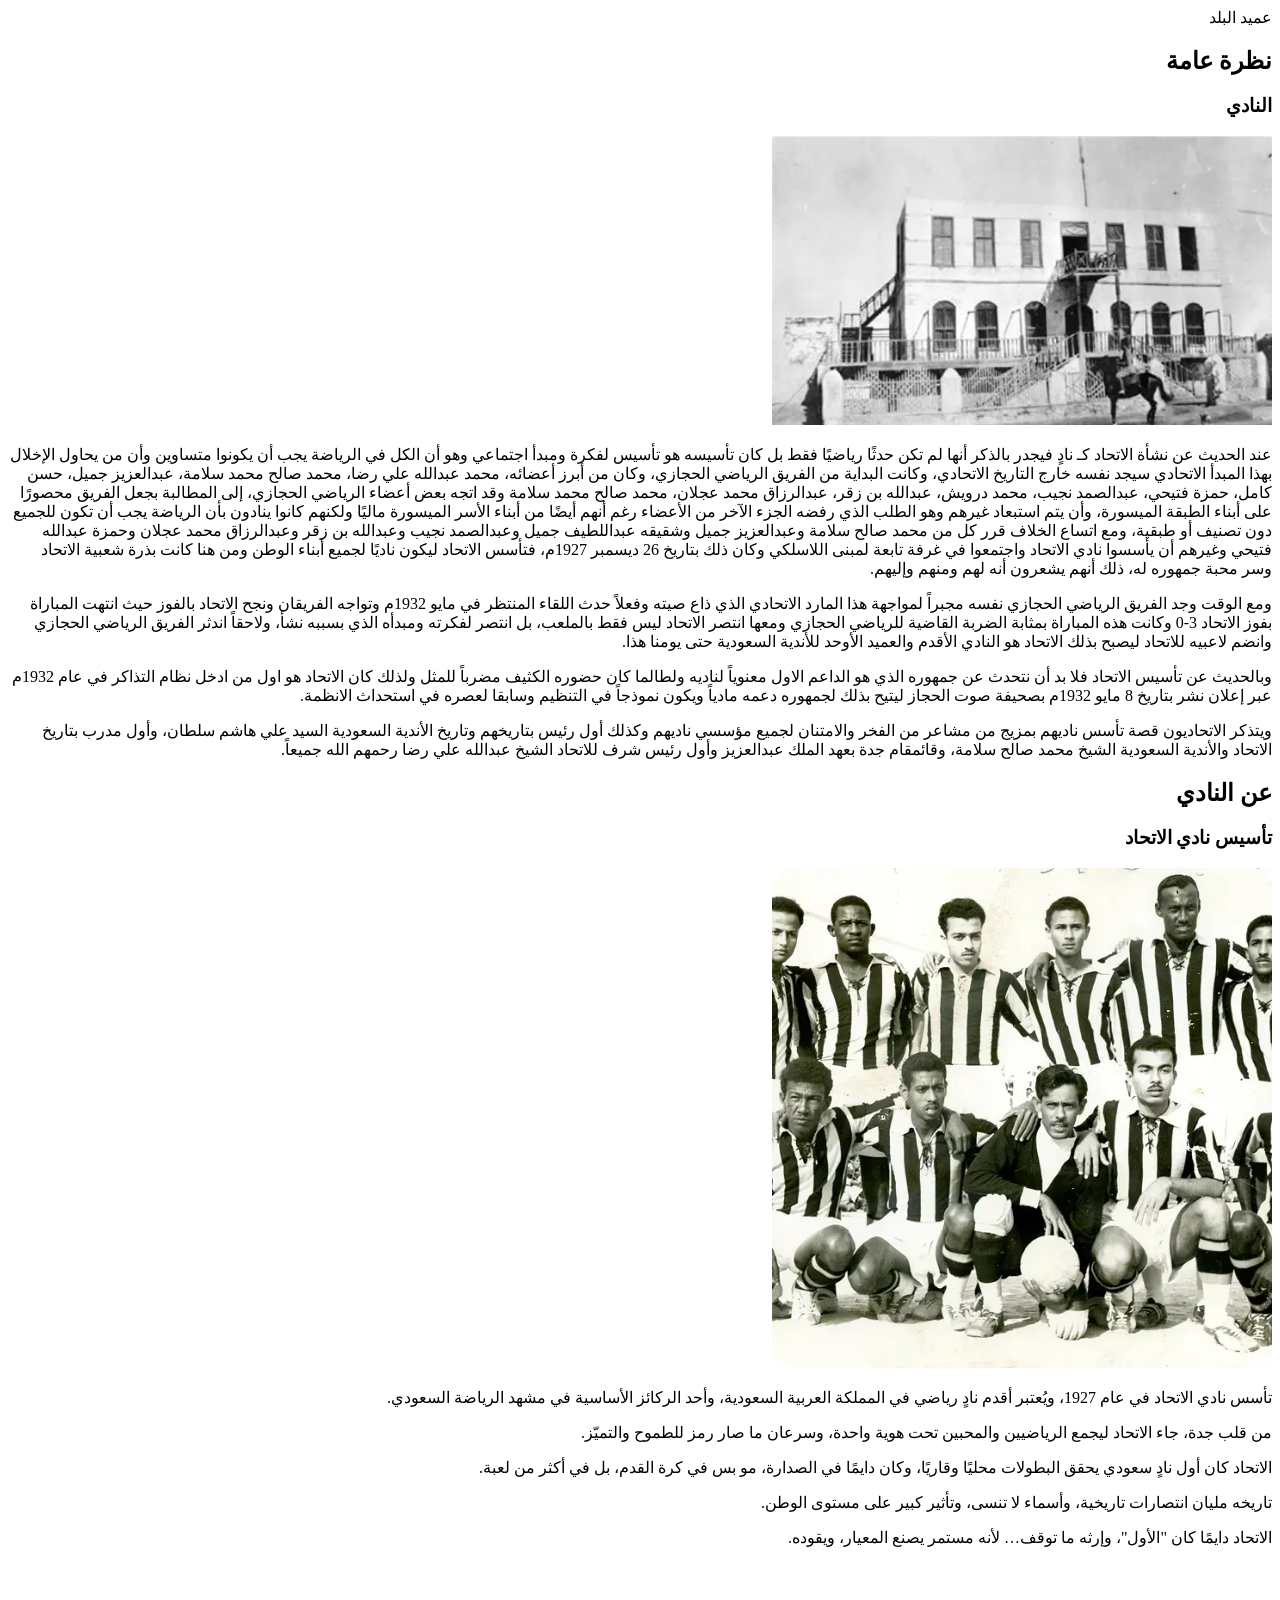
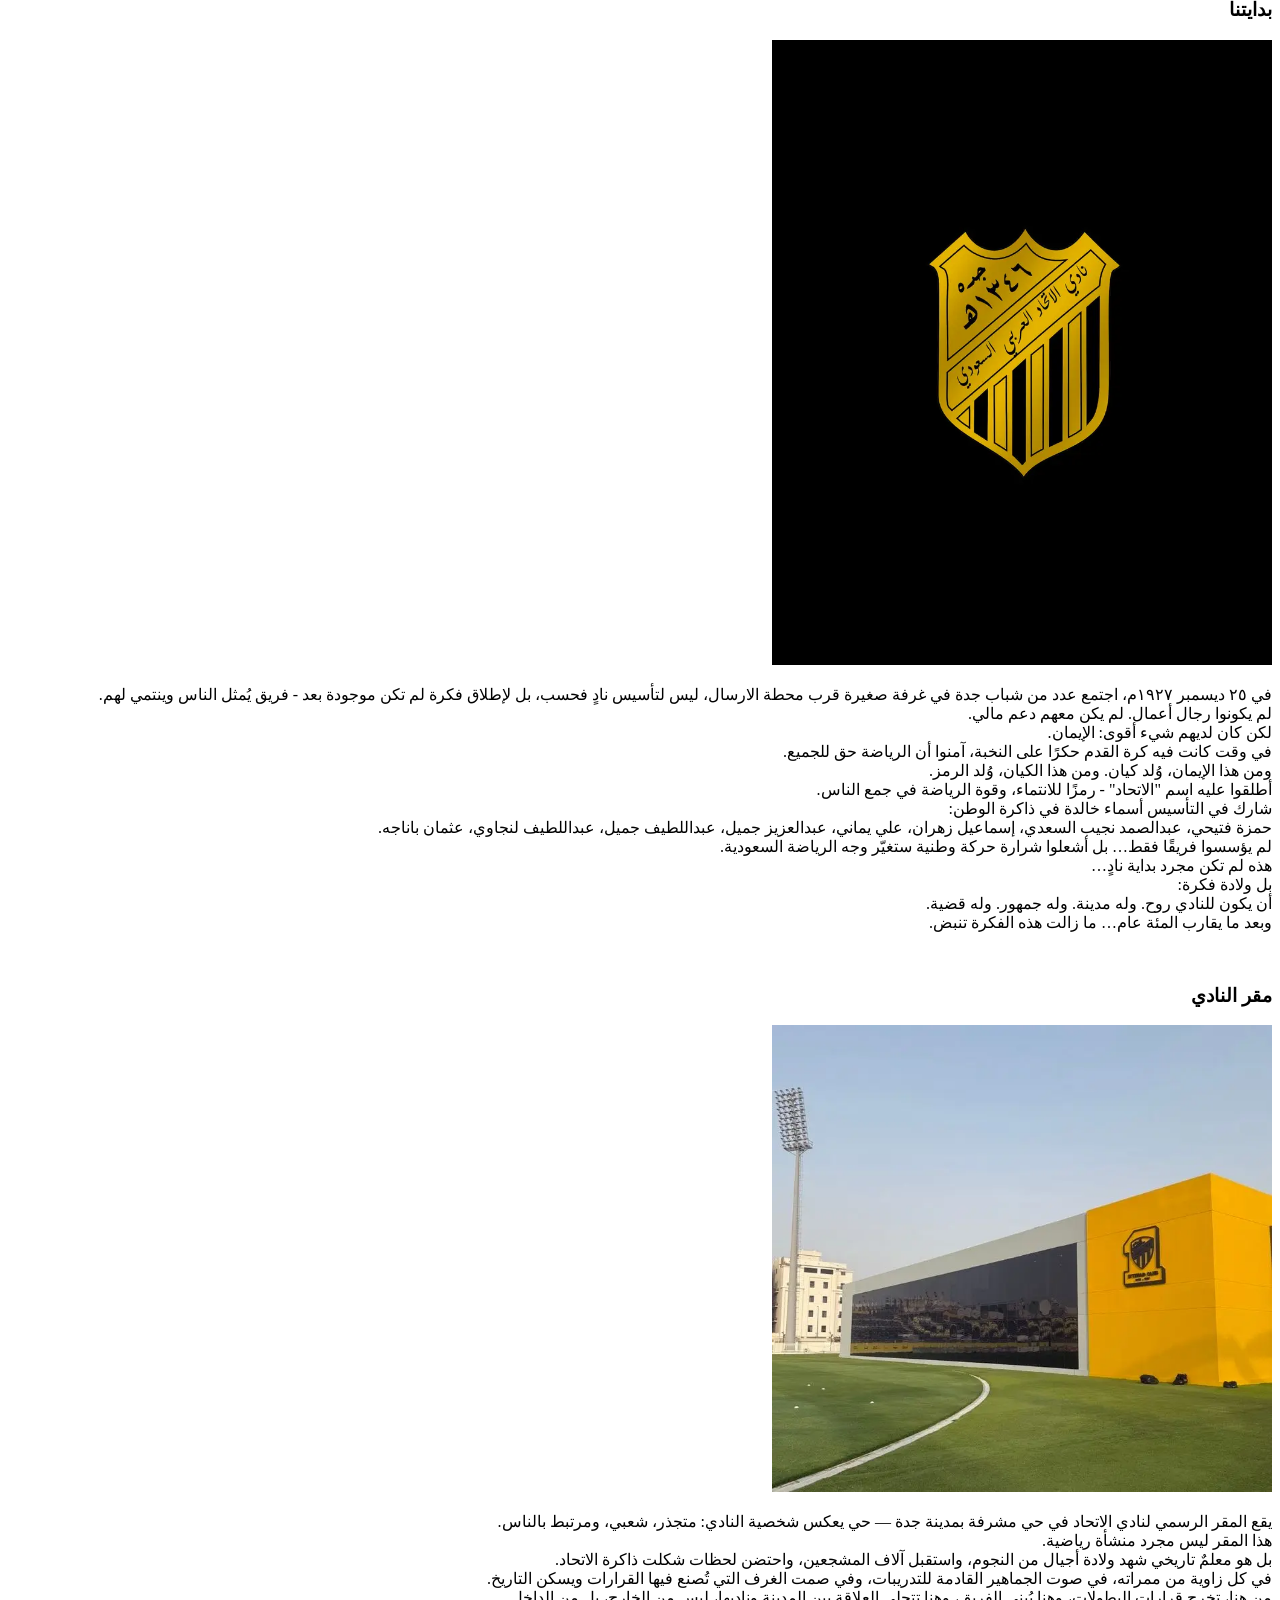
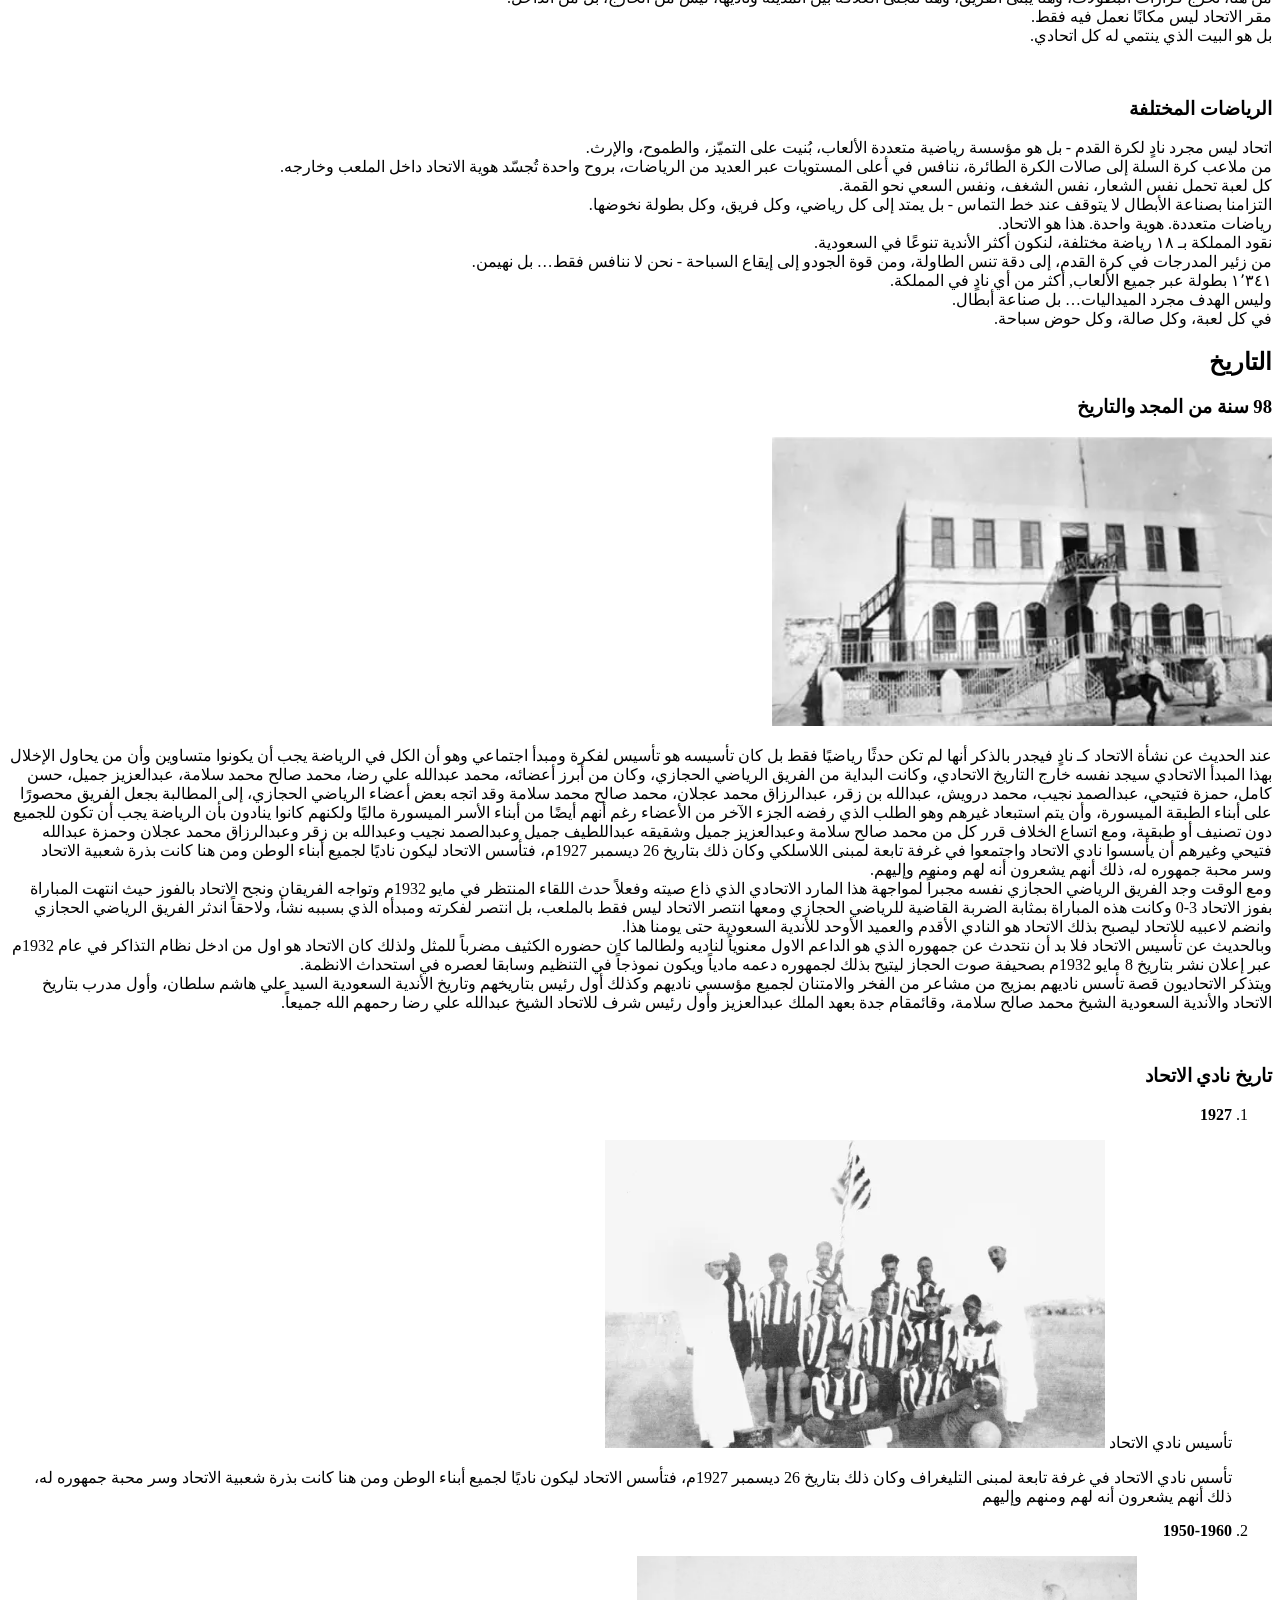
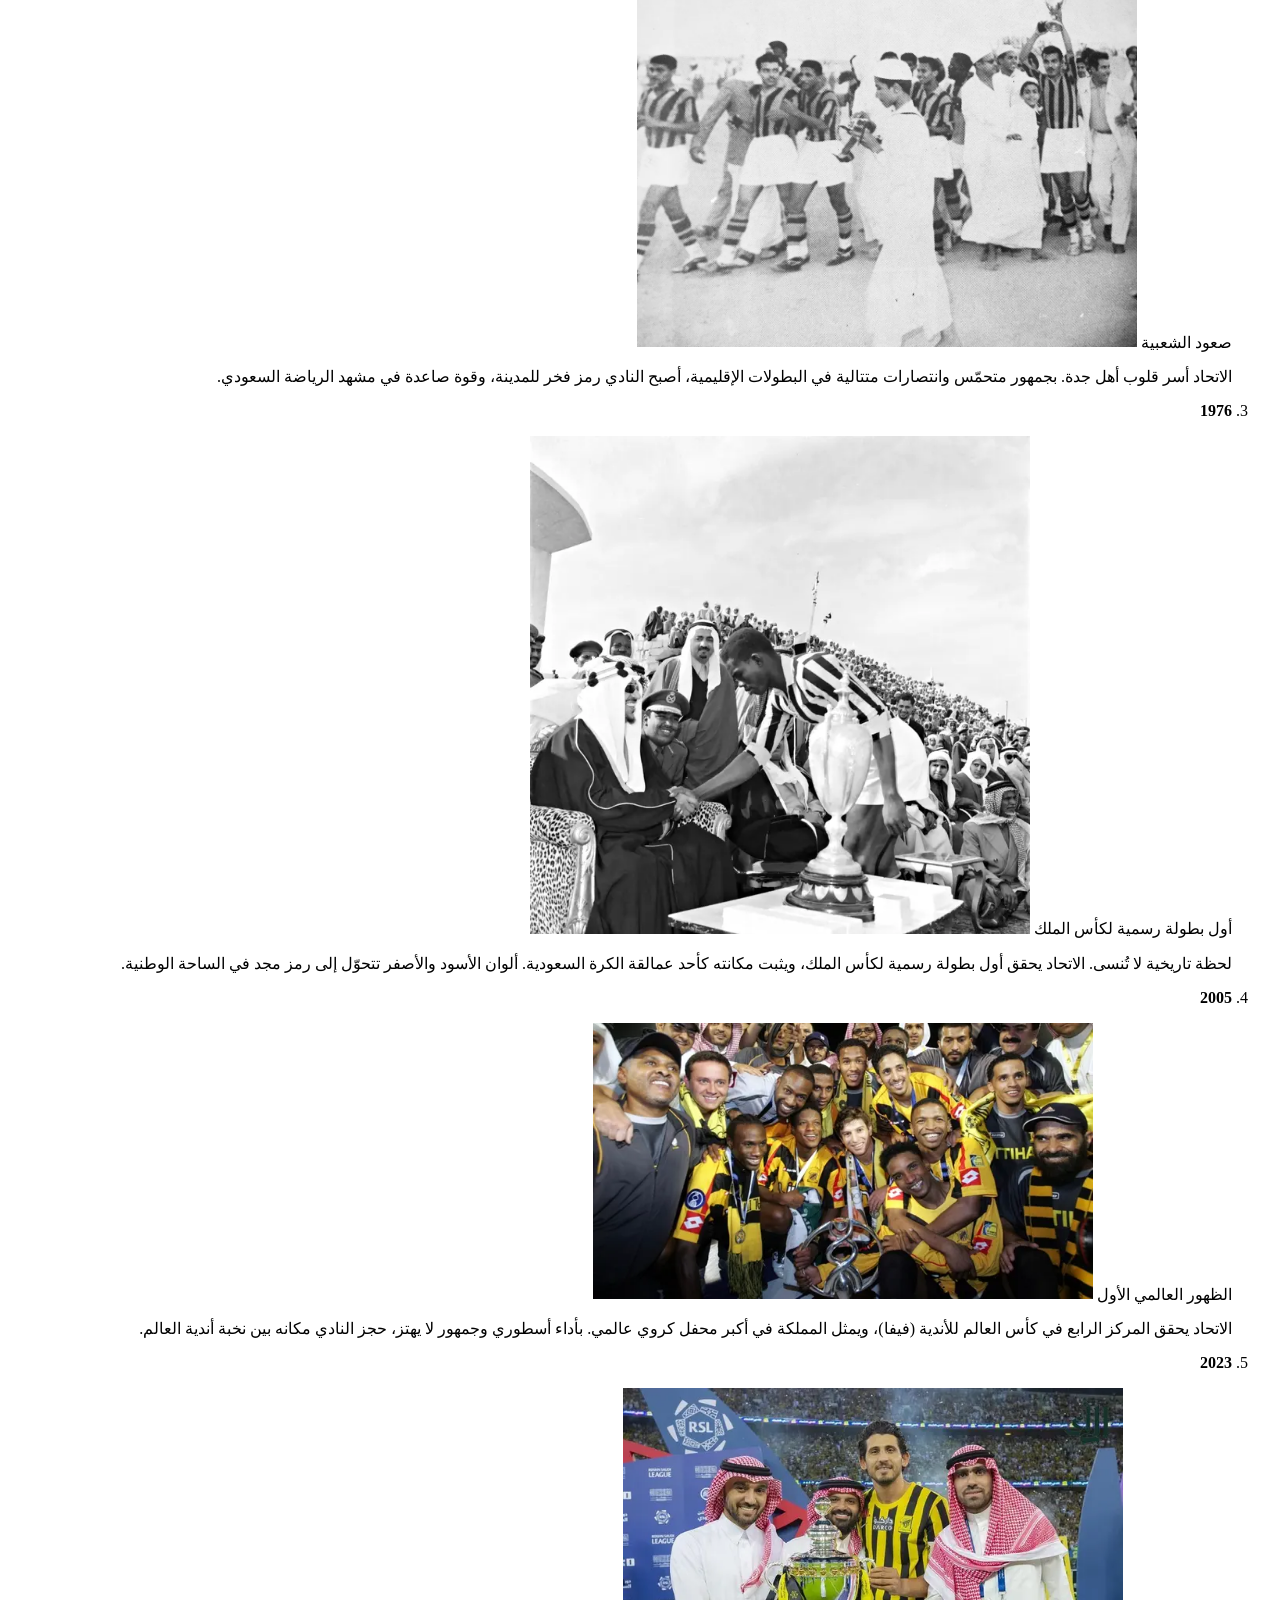
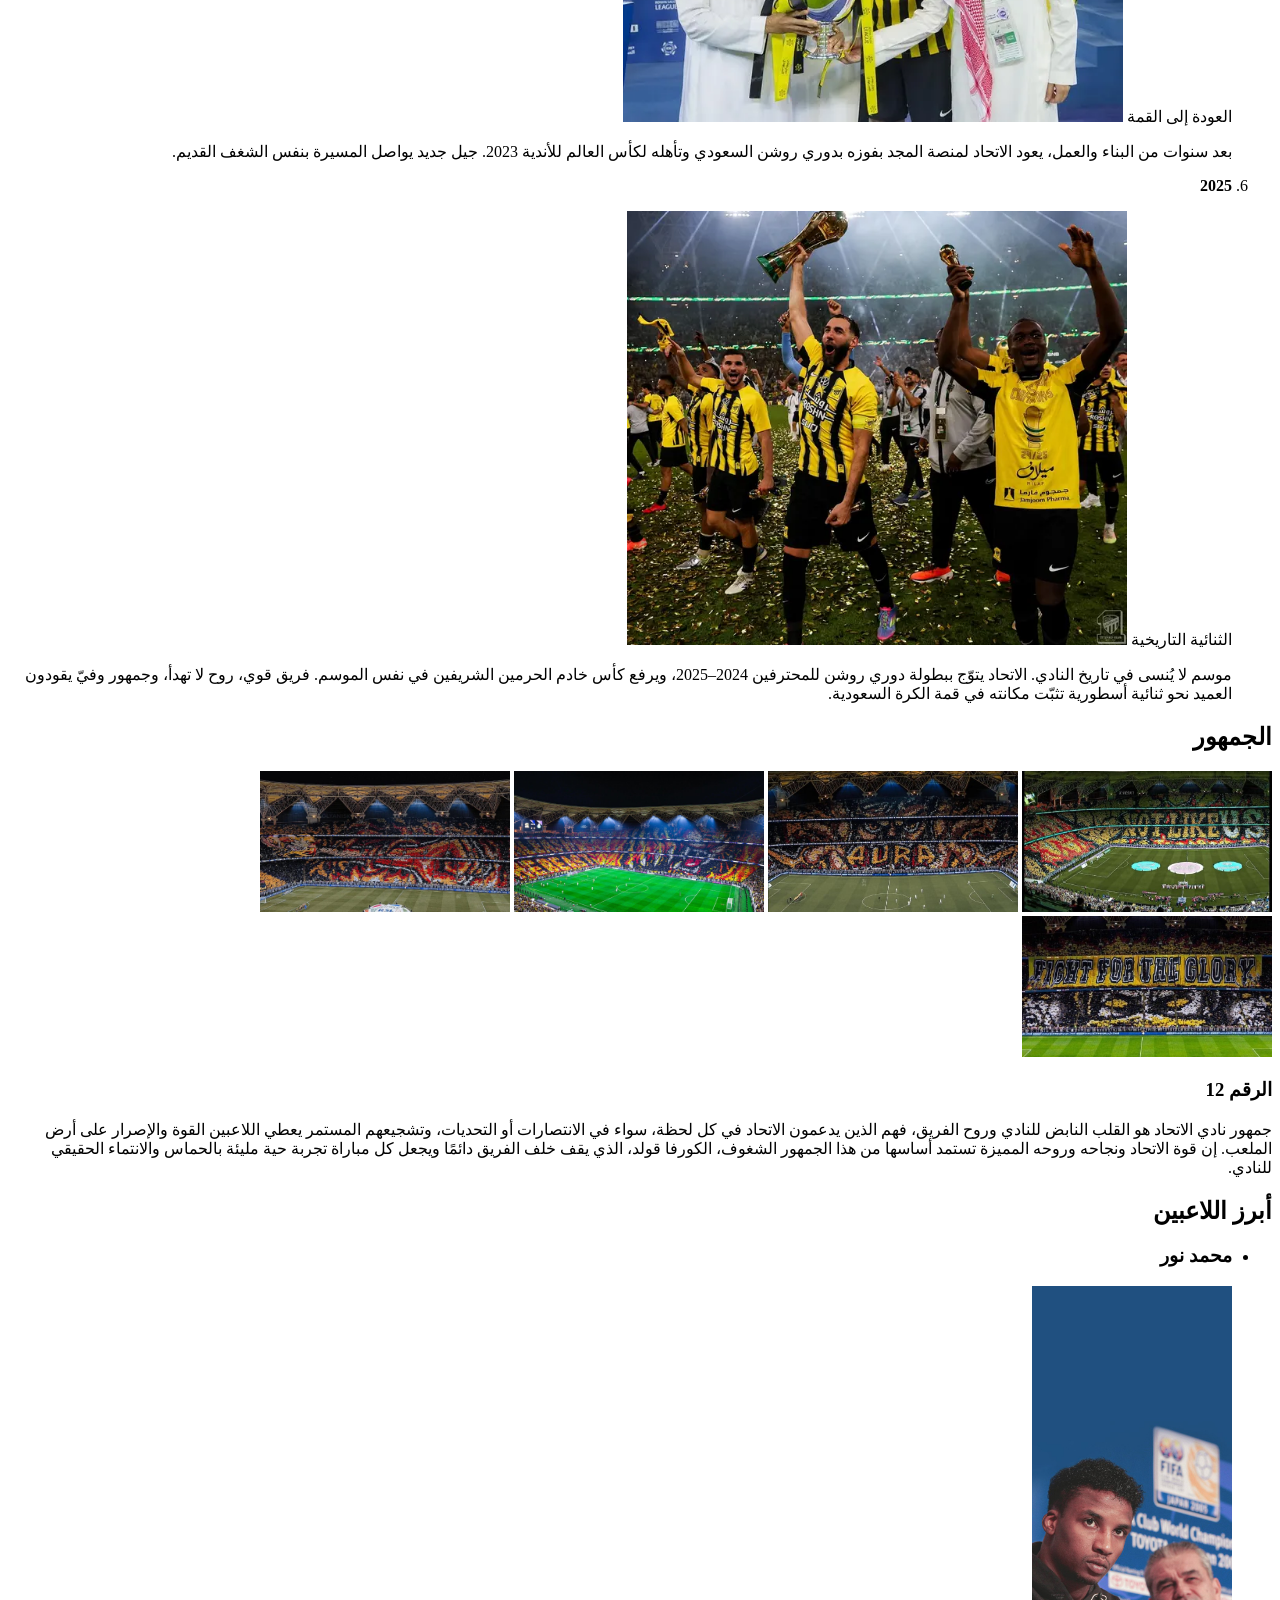
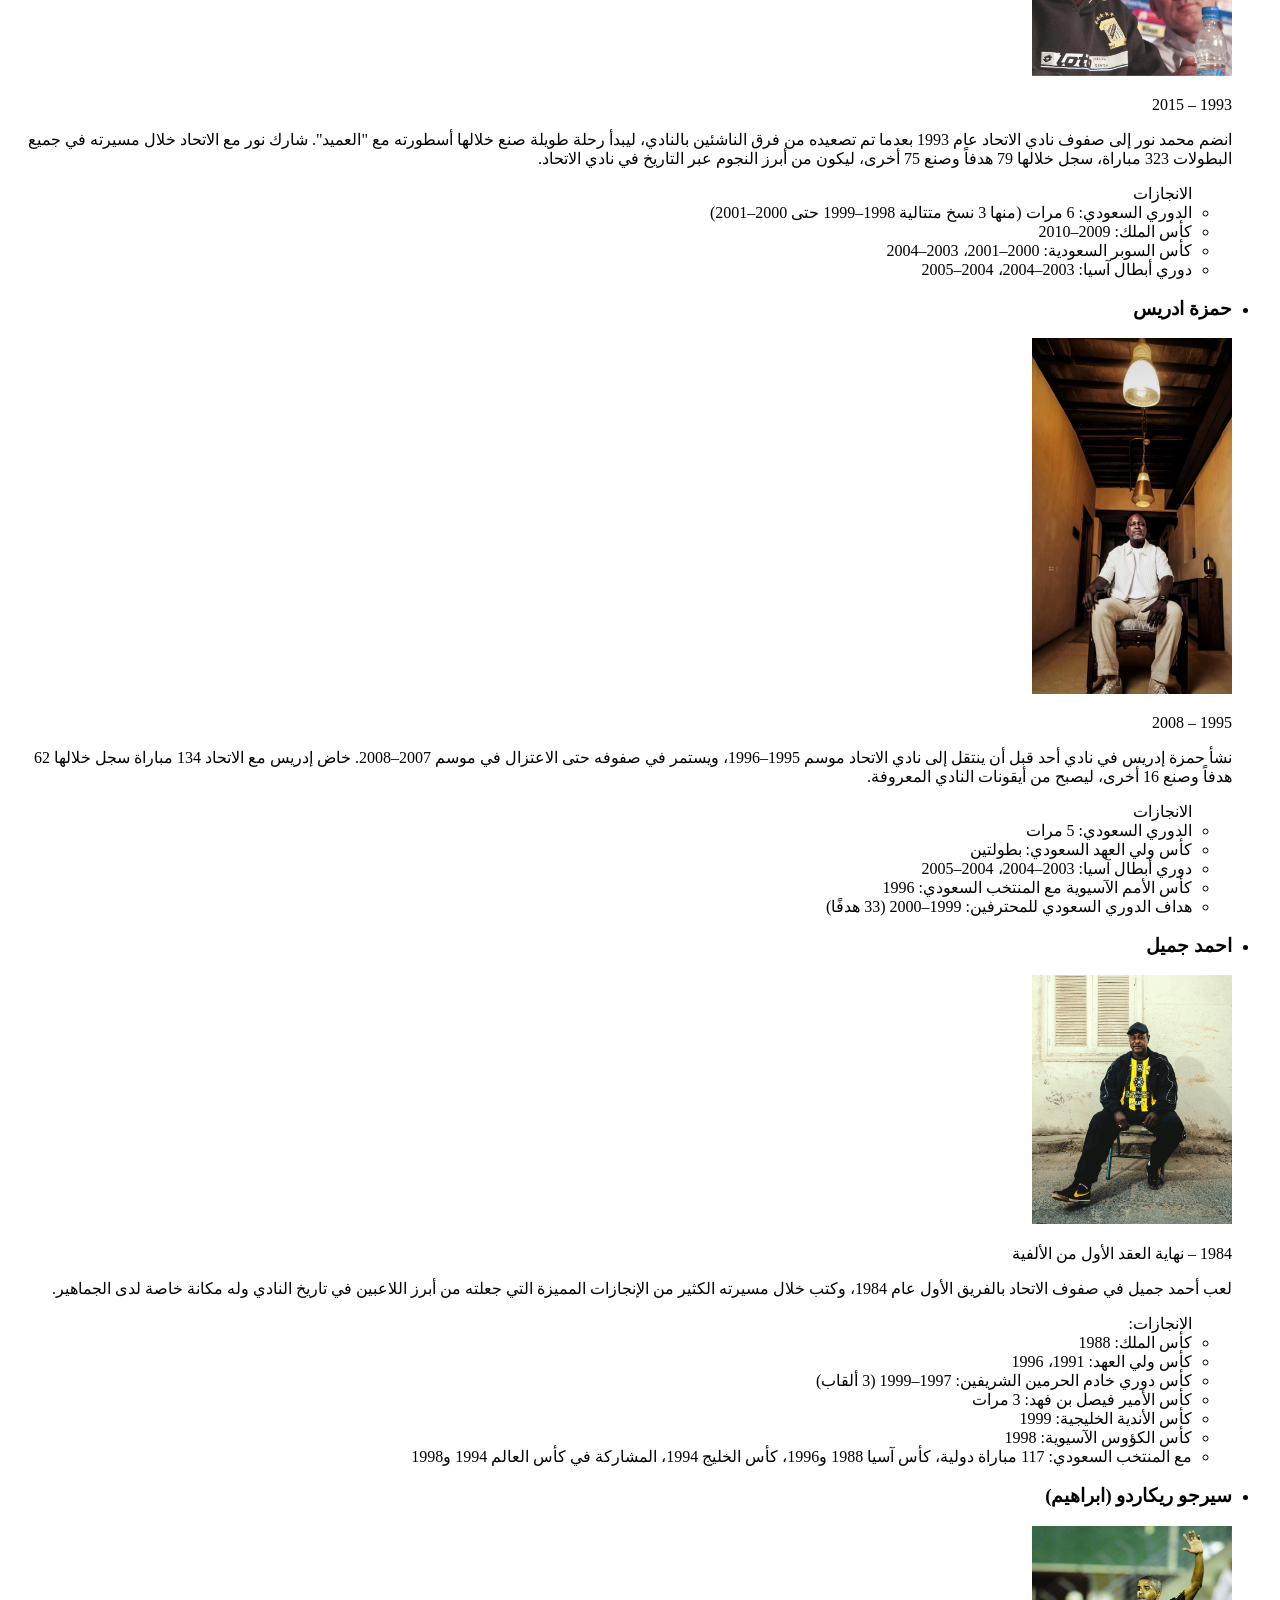
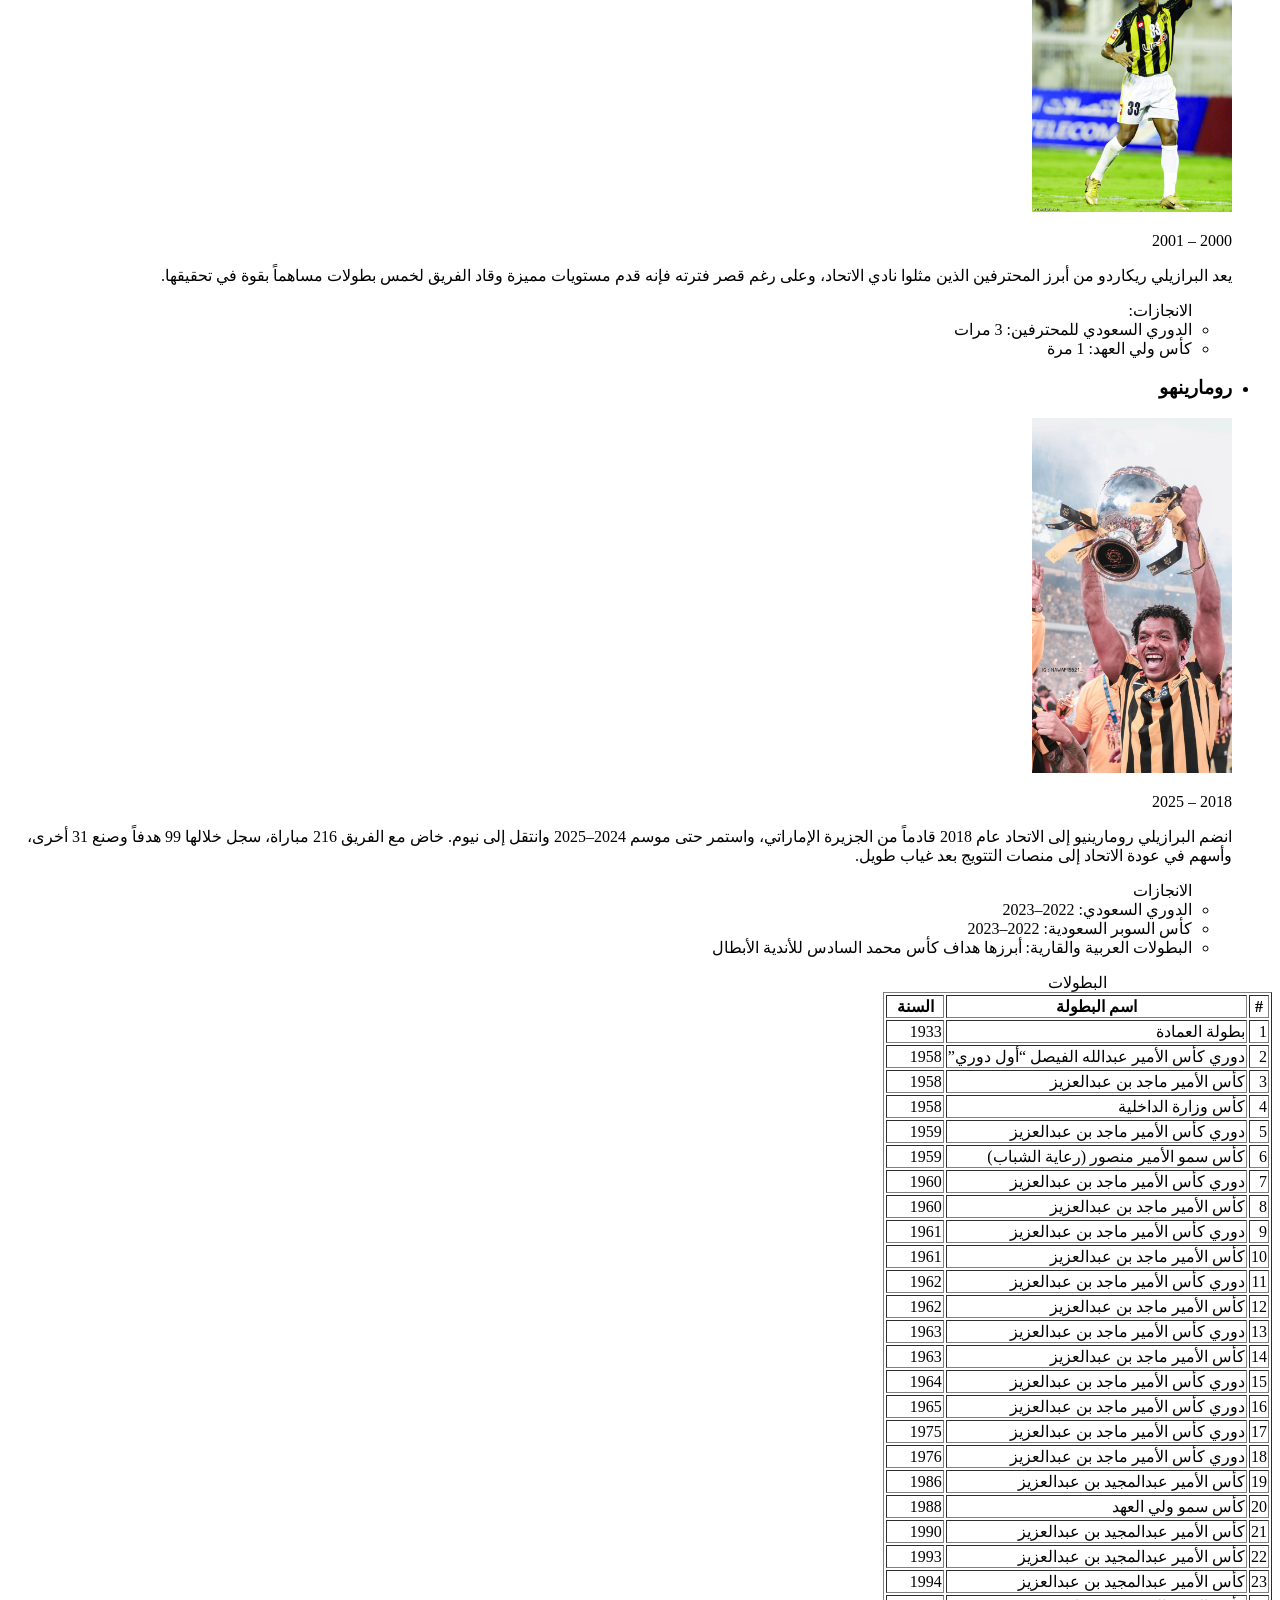
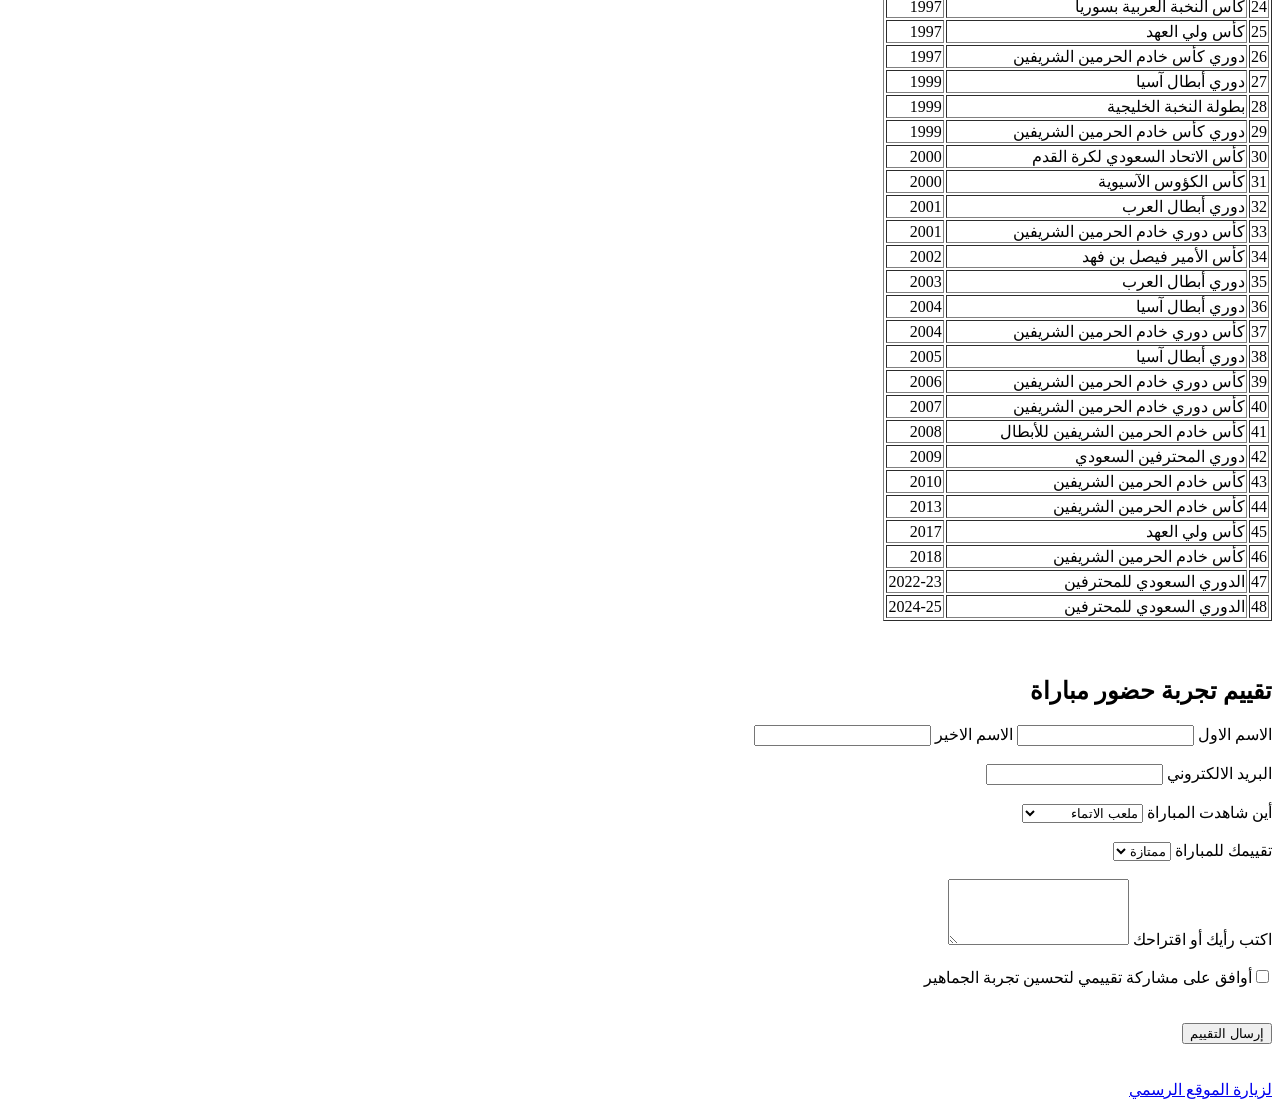
<file: html/introduction/index.html>
<!DOCTYPE html>
<html lang="ar">
<head>
    <meta charset="UTF-8">
    <meta name="viewport" content="width=device-width, initial-scale=1.0">
    <title>عميد البلد</title>
</head>
<body dir="rtl">
    <header>عميد البلد</header>

    

    <!-- نظرة عامة -->
    <section class="about">
    <h2>نظرة عامة</h2>
        <h3>النادي</h3>
            <img src="ce370990-7da7-45a1-986c-b01413948a49.jpg" alt="بداية الاتحاد من هنا" width="500">
                <p>عند الحديث عن نشأة الاتحاد كـ نادٍ فيجدر بالذكر أنها لم تكن حدثًا رياضيًا فقط بل كان تأسيسه هو تأسيس لفكرة ومبدأ اجتماعي وهو أن الكل في الرياضة يجب أن يكونوا متساوين وأن من يحاول الإخلال بهذا المبدأ الاتحادي سيجد نفسه خارج التاريخ الاتحادي، وكانت البداية من الفريق الرياضي الحجازي، وكان من أبرز أعضائه، محمد عبدالله علي رضا، محمد صالح محمد سلامة، عبدالعزيز جميل، حسن كامل، حمزة فتيحي، عبدالصمد نجيب، محمد درويش، عبدالله بن زقر، عبدالرزاق محمد عجلان، محمد صالح محمد سلامة وقد اتجه بعض أعضاء الرياضي الحجازي، إلى المطالبة بجعل الفريق محصورًا على أبناء الطبقة الميسورة، وأن يتم استبعاد غيرهم وهو الطلب الذي رفضه الجزء الآخر من الأعضاء رغم أنهم أيضًا من أبناء الأسر الميسورة ماليًا ولكنهم كانوا ينادون بأن الرياضة يجب أن تكون للجميع دون تصنيف أو طبقية، ومع اتساع الخلاف قرر كل من محمد صالح سلامة وعبدالعزيز جميل وشقيقه عبداللطيف جميل وعبدالصمد نجيب وعبدالله بن زقر وعبدالرزاق محمد عجلان وحمزة عبدالله فتيحي وغيرهم أن يأسسوا نادي الاتحاد واجتمعوا في غرفة تابعة لمبنى اللاسلكي وكان ذلك بتاريخ 26 ديسمبر 1927م، فتأسس الاتحاد ليكون ناديًا لجميع أبناء الوطن ومن هنا كانت بذرة شعبية الاتحاد وسر محبة جمهوره له، ذلك أنهم يشعرون أنه لهم ومنهم وإليهم.</p>
                <p>ومع الوقت وجد الفريق الرياضي الحجازي نفسه مجبراً لمواجهة هذا المارد الاتحادي الذي ذاع صيته وفعلاً حدث اللقاء المنتظر في مايو 1932م وتواجه الفريقان ونجح الاتحاد بالفوز حيث انتهت المباراة بفوز الاتحاد 3-0 وكانت هذه المباراة بمثابة الضربة القاضية للرياضي الحجازي ومعها انتصر الاتحاد ليس فقط بالملعب، بل انتصر لفكرته ومبدأه الذي بسببه نشأ، ولاحقاً اندثر الفريق الرياضي الحجازي وانضم لاعبيه للاتحاد ليصبح بذلك الاتحاد هو النادي الأقدم والعميد الأوحد للأندية السعودية حتى يومنا هذا.</p>
                <p>وبالحديث عن تأسيس الاتحاد فلا بد أن نتحدث عن جمهوره الذي هو الداعم الاول معنوياً لناديه ولطالما كان حضوره الكثيف مضرباً للمثل ولذلك كان الاتحاد هو اول من ادخل نظام التذاكر في عام 1932م عبر إعلان نشر بتاريخ 8 مايو 1932م بصحيفة صوت الحجاز ليتيح بذلك لجمهوره دعمه مادياً ويكون نموذجاً في التنظيم وسابقا لعصره في استحداث الانظمة.</p>
                <p>ويتذكر الاتحاديون قصة تأسس ناديهم بمزيج من مشاعر من الفخر والامتنان لجميع مؤسسي ناديهم وكذلك أول رئيس بتاريخهم وتاريخ الأندية السعودية السيد علي هاشم سلطان، وأول مدرب بتاريخ الاتحاد والأندية السعودية الشيخ محمد صالح سلامة، وقائمقام جدة بعهد الملك عبدالعزيز وأول رئيس شرف للاتحاد الشيخ عبدالله علي رضا رحمهم الله جميعاً.</p>
    </section>
    


    <!-- عن النادي -->
    <section>
        <h2>عن النادي</h2>
        <h3>تأسيس نادي الاتحاد</h3>
            <img src="6b9c3470-b865-4777-b3fa-453f59f544c2.jpg" alt="أول تشكيلة رسمية للاتحاد" width="500">
            <p>تأسس نادي الاتحاد في عام 1927، ويُعتبر أقدم نادٍ رياضي في المملكة العربية السعودية، وأحد الركائز الأساسية في مشهد الرياضة السعودي.</p>
            <p>من قلب جدة، جاء الاتحاد ليجمع الرياضيين والمحبين تحت هوية واحدة، وسرعان ما صار رمز للطموح والتميّز.</p>
            <p>الاتحاد كان أول نادٍ سعودي يحقق البطولات محليًا وقاريًا، وكان دايمًا في الصدارة، مو بس في كرة القدم، بل في أكثر من لعبة.</p>
            <p>تاريخه مليان انتصارات تاريخية، وأسماء لا تنسى، وتأثير كبير على مستوى الوطن.</p>
            <p>الاتحاد دايمًا كان "الأول"، وإرثه ما توقف… لأنه مستمر يصنع المعيار، ويقوده.</p>
        <br>

        <h3>بدايتنا</h3>
            <img src="9ff37081-b71b-422c-95f3-7d9ad2a4f783.jpg" alt="أول شعار للنادي" width="500">
            <p>في ٢٥ ديسمبر ١٩٢٧م، اجتمع عدد من شباب جدة في غرفة صغيرة قرب محطة الارسال، ليس لتأسيس نادٍ فحسب، بل لإطلاق فكرة لم تكن موجودة بعد - فريق يُمثل الناس وينتمي لهم. <br>
لم يكونوا رجال أعمال. لم يكن معهم دعم مالي. <br>
لكن كان لديهم شيء أقوى: الإيمان. <br>
في وقت كانت فيه كرة القدم حكرًا على النخبة، آمنوا أن الرياضة حق للجميع. <br>
ومن هذا الإيمان، وُلد كيان. ومن هذا الكيان، وُلد الرمز. <br>
أطلقوا عليه اسم "الاتحاد" - رمزًا للانتماء، وقوة الرياضة في جمع الناس. <br>
شارك في التأسيس أسماء خالدة في ذاكرة الوطن: <br>
حمزة فتيحي، عبدالصمد نجيب السعدي، إسماعيل زهران، علي يماني، عبدالعزيز جميل، عبداللطيف جميل، عبداللطيف لنجاوي، عثمان باناجه. <br>
لم يؤسسوا فريقًا فقط… بل أشعلوا شرارة حركة وطنية ستغيّر وجه الرياضة السعودية. <br>
هذه لم تكن مجرد بداية نادٍ… <br>
بل ولادة فكرة: <br>
أن يكون للنادي روح. وله مدينة. وله جمهور. وله قضية. <br>
وبعد ما يقارب المئة عام… ما زالت هذه الفكرة تنبض.</p>
        <br>

        <h3>مقر النادي</h3>
            <img src="54cca29f-4c2d-473a-ad0d-8c5444d39071.jpg" alt="مقر النادي" width="500">
            <p>يقع المقر الرسمي لنادي الاتحاد في حي مشرفة بمدينة جدة — حي يعكس شخصية النادي: متجذر، شعبي، ومرتبط بالناس. <br>
هذا المقر ليس مجرد منشأة رياضية. <br>
بل هو معلمٌ تاريخي شهد ولادة أجيال من النجوم، واستقبل آلاف المشجعين، واحتضن لحظات شكلت ذاكرة الاتحاد. <br>
في كل زاوية من ممراته، في صوت الجماهير القادمة للتدريبات، وفي صمت الغرف التي تُصنع فيها القرارات ويسكن التاريخ. <br>
من هنا، تخرج قرارات البطولات، وهنا يُبنى الفريق، وهنا تتجلى العلاقة بين المدينة وناديها، ليس من الخارج، بل من الداخل. <br>
مقر الاتحاد ليس مكانًا نعمل فيه فقط. <br>
بل هو البيت الذي ينتمي له كل اتحادي.</p>
        <br>

        <h3>الرياضات المختلفة</h3>
            <p>اتحاد ليس مجرد نادٍ لكرة القدم - بل هو مؤسسة رياضية متعددة الألعاب، بُنيت على التميّز، والطموح، والإرث. <br>
من ملاعب كرة السلة إلى صالات الكرة الطائرة، ننافس في أعلى المستويات عبر العديد من الرياضات، بروح واحدة تُجسّد هوية الاتحاد داخل الملعب وخارجه. <br>
كل لعبة تحمل نفس الشعار، نفس الشغف، ونفس السعي نحو القمة. <br>
التزامنا بصناعة الأبطال لا يتوقف عند خط التماس - بل يمتد إلى كل رياضي، وكل فريق، وكل بطولة نخوضها. <br>
رياضات متعددة. هوية واحدة. هذا هو الاتحاد. <br>
نقود المملكة بـ ١٨ رياضة مختلفة، لنكون أكثر الأندية تنوعًا في السعودية. <br>
من زئير المدرجات في كرة القدم، إلى دقة تنس الطاولة، ومن قوة الجودو إلى إيقاع السباحة - نحن لا ننافس فقط… بل نهيمن. <br>
١٬٣٤١ بطولة عبر جميع الألعاب, أكثر من أي نادٍ في المملكة. <br>
وليس الهدف مجرد الميداليات… بل صناعة أبطال. <br>
في كل لعبة، وكل صالة، وكل حوض سباحة. <br>
            </p>
        

    
    </section>



    <!-- التاريخ -->
     <section>
        <h2>التاريخ</h2>
        <h3>98 سنة من المجد والتاريخ</h3>
            <img src="ce370990-7da7-45a1-986c-b01413948a49.jpg" alt="من هنا بدأ المجد" width="500">
            <p>عند الحديث عن نشأة الاتحاد كـ نادٍ فيجدر بالذكر أنها لم تكن حدثًا رياضيًا فقط بل كان تأسيسه هو تأسيس لفكرة ومبدأ اجتماعي وهو أن الكل في الرياضة يجب أن يكونوا متساوين وأن من يحاول الإخلال بهذا المبدأ الاتحادي سيجد نفسه خارج التاريخ الاتحادي، وكانت البداية من الفريق الرياضي الحجازي، وكان من أبرز أعضائه، محمد عبدالله علي رضا، محمد صالح محمد سلامة، عبدالعزيز جميل، حسن كامل، حمزة فتيحي، عبدالصمد نجيب، محمد درويش، عبدالله بن زقر، عبدالرزاق محمد عجلان، محمد صالح محمد سلامة وقد اتجه بعض أعضاء الرياضي الحجازي، إلى المطالبة بجعل الفريق محصورًا على أبناء الطبقة الميسورة، وأن يتم استبعاد غيرهم وهو الطلب الذي رفضه الجزء الآخر من الأعضاء رغم أنهم أيضًا من أبناء الأسر الميسورة ماليًا ولكنهم كانوا ينادون بأن الرياضة يجب أن تكون للجميع دون تصنيف أو طبقية، ومع اتساع الخلاف قرر كل من محمد صالح سلامة وعبدالعزيز جميل وشقيقه عبداللطيف جميل وعبدالصمد نجيب وعبدالله بن زقر وعبدالرزاق محمد عجلان وحمزة عبدالله فتيحي وغيرهم أن يأسسوا نادي الاتحاد واجتمعوا في غرفة تابعة لمبنى اللاسلكي وكان ذلك بتاريخ 26 ديسمبر 1927م، فتأسس الاتحاد ليكون ناديًا لجميع أبناء الوطن ومن هنا كانت بذرة شعبية الاتحاد وسر محبة جمهوره له، ذلك أنهم يشعرون أنه لهم ومنهم وإليهم. <br>
ومع الوقت وجد الفريق الرياضي الحجازي نفسه مجبراً لمواجهة هذا المارد الاتحادي الذي ذاع صيته وفعلاً حدث اللقاء المنتظر في مايو 1932م وتواجه الفريقان ونجح الاتحاد بالفوز حيث انتهت المباراة بفوز الاتحاد 3-0 وكانت هذه المباراة بمثابة الضربة القاضية للرياضي الحجازي ومعها انتصر الاتحاد ليس فقط بالملعب، بل انتصر لفكرته ومبدأه الذي بسببه نشأ، ولاحقاً اندثر الفريق الرياضي الحجازي وانضم لاعبيه للاتحاد ليصبح بذلك الاتحاد هو النادي الأقدم والعميد الأوحد للأندية السعودية حتى يومنا هذا. <br>
وبالحديث عن تأسيس الاتحاد فلا بد أن نتحدث عن جمهوره الذي هو الداعم الاول معنوياً لناديه ولطالما كان حضوره الكثيف مضرباً للمثل ولذلك كان الاتحاد هو اول من ادخل نظام التذاكر في عام 1932م عبر إعلان نشر بتاريخ 8 مايو 1932م بصحيفة صوت الحجاز ليتيح بذلك لجمهوره دعمه مادياً ويكون نموذجاً في التنظيم وسابقا لعصره في استحداث الانظمة. <br>
ويتذكر الاتحاديون قصة تأسس ناديهم بمزيج من مشاعر من الفخر والامتنان لجميع مؤسسي ناديهم وكذلك أول رئيس بتاريخهم وتاريخ الأندية السعودية السيد علي هاشم سلطان، وأول مدرب بتاريخ الاتحاد والأندية السعودية الشيخ محمد صالح سلامة، وقائمقام جدة بعهد الملك عبدالعزيز وأول رئيس شرف للاتحاد الشيخ عبدالله علي رضا رحمهم الله جميعاً. <br> </p>
        <br>

        <h3>تاريخ نادي الاتحاد</h3>
            <ol>
                <li>
                    <strong>1927</strong>
                    <p>تأسيس نادي الاتحاد
                        <img src="50cfc5be-6aba-4ef3-be40-51bfab55c875.jpg" alt="تأسيس نادي الاتحاد" width="500">
                        <p>تأسس نادي الاتحاد في غرفة تابعة لمبنى التليغراف وكان ذلك بتاريخ 26 ديسمبر 1927م، فتأسس الاتحاد ليكون ناديًا لجميع أبناء الوطن ومن هنا كانت بذرة شعبية الاتحاد وسر محبة جمهوره له، ذلك أنهم يشعرون أنه لهم ومنهم وإليهم</p>
                    </p>
                </li>

                <li>
                    <strong>1950-1960</strong>
                    <p>صعود الشعبية
                        <img src="bb42fa6b-f57e-4ecc-a6cf-018495dfce5c.jpg" alt="صعود الشعبية" width="500">
                        <p>الاتحاد أسر قلوب أهل جدة. بجمهور متحمّس وانتصارات متتالية في البطولات الإقليمية، أصبح النادي رمز فخر للمدينة، وقوة صاعدة في مشهد الرياضة السعودي.</p>
                    </p>
                </li>

                <li>
                    <strong>1976</strong>
                    <p>أول بطولة رسمية لكأس الملك
                        <img src="5bd7cac8-0ccb-44e7-b4d3-ea7c12194447.jpg" alt="اول بطولة رسمية لكاس الملك" width="500">
                        <p>لحظة تاريخية لا تُنسى. الاتحاد يحقق أول بطولة رسمية لكأس الملك، ويثبت مكانته كأحد عمالقة الكرة السعودية. ألوان الأسود والأصفر تتحوّل إلى رمز مجد في الساحة الوطنية.</p>
                    </p>
                </li>

                <li>
                    <strong>2005</strong>
                    <p>الظهور العالمي الأول
                        <img src="b6d25d45-826a-4515-90a3-253bf13430e0.jpg" alt="نهائي كاس اسيا 2004" width="500">
                        <p>الاتحاد يحقق المركز الرابع في كأس العالم للأندية (فيفا)، ويمثل المملكة في أكبر محفل كروي عالمي. بأداء أسطوري وجمهور لا يهتز، حجز النادي مكانه بين نخبة أندية العالم.</p>
                    </p>
                </li>

                <li>
                    <strong>2023</strong>
                    <p>العودة إلى القمة
                        <img src="bc021890-5e6a-4426-be9c-4aa524175693.jpg" alt="الدوري الاستثنائي" width="500">
                        <p>بعد سنوات من البناء والعمل، يعود الاتحاد لمنصة المجد بفوزه بدوري روشن السعودي وتأهله لكأس العالم للأندية 2023. جيل جديد يواصل المسيرة بنفس الشغف القديم.</p>
                    </p>
                </li>

                <li>
                    <strong>2025</strong>
                    <p>الثنائية التاريخية
                        <img src="5b65b9ff-4153-47fa-8fe8-d6097d4d06c5.jpg" alt="الحارقة عشر" width="500">
                        <p>موسم لا يُنسى في تاريخ النادي. الاتحاد يتوّج ببطولة دوري روشن للمحترفين 2024–2025، ويرفع كأس خادم الحرمين الشريفين في نفس الموسم. فريق قوي، روح لا تهدأ، وجمهور وفيّ يقودون العميد نحو ثنائية أسطورية تثبّت مكانته في قمة الكرة السعودية.</p>
                    </p>
                </li>
            </ol>
        
        
    
     </section>



    <!-- الجمهور -->
     <section>
        <h2>الجمهور</h2>
        <img src="WhatsApp Image 2026-03-18 at 1.11.18 PM.jpeg" alt="تيفو الاتحاد" width="250">
        <img src="WhatsApp Image 2026-03-18 at 2.11.53 PM.jpeg" alt="تيفو الاتحاد" width="250">
        <img src="WhatsApp Image 2026-03-18 at 7.06.36 AM.jpeg" alt="تيفو الاتحاد" width="250">
        <img src="WhatsApp Image 2026-03-18 at 7.06.40 AM.jpeg" alt="تيفو الاتحاد" width="250">
        <img src="WhatsApp Image 2026-03-18 at 7.06.41 AM (1).jpeg" alt="تيفو الاتحاد" width="250">
        <h3>الرقم 12</h3>
        <p>جمهور نادي الاتحاد هو القلب النابض للنادي وروح الفريق، فهم الذين يدعمون الاتحاد في كل لحظة، سواء في الانتصارات أو التحديات، وتشجيعهم المستمر يعطي اللاعبين القوة والإصرار على أرض الملعب. إن قوة الاتحاد ونجاحه وروحه المميزة تستمد أساسها من هذا الجمهور الشغوف، الكورفا قولد، الذي يقف خلف الفريق دائمًا ويجعل كل مباراة تجربة حية مليئة بالحماس والانتماء الحقيقي للنادي.</p>
        
    
     </section>



     <!-- ابرز اللاعبين -->
      <section>
        <h2>أبرز اللاعبين</h2>
    <ul>
        <li>
            <h3> محمد نور</h3>
            <img src="WhatsApp Image 2026-03-18 at 3.25.21 PM.jpeg" alt="محمد نور"  width="200">

            <p>1993 – 2015</p>
            <p>انضم محمد نور إلى صفوف نادي الاتحاد عام 1993 بعدما تم تصعيده من فرق الناشئين بالنادي، ليبدأ رحلة طويلة صنع خلالها أسطورته مع "العميد". شارك نور مع الاتحاد خلال مسيرته في جميع البطولات 323 مباراة، سجل خلالها 79 هدفاً وصنع 75 أخرى، ليكون من أبرز النجوم عبر التاريخ في نادي الاتحاد.</p>
            <ul>الانجازات
                <li>الدوري السعودي: 6 مرات (منها 3 نسخ متتالية 1998–1999 حتى 2000–2001)</li>
                <li>كأس الملك: 2009–2010</li>
                <li>كأس السوبر السعودية: 2000–2001، 2003–2004</li>
                <li>دوري أبطال آسيا: 2003–2004، 2004–2005</li>
            </ul>
        </li>
        <li>
            <h3>حمزة ادريس</h3>
            <img src="WhatsApp Image 2026-03-18 at 3.25.21 PM (1).jpeg" alt="حمزة ادريس"  width="200">

                <p>1995 – 2008</p>
            <p>نشأ حمزة إدريس في نادي أحد قبل أن ينتقل إلى نادي الاتحاد موسم 1995–1996، ويستمر في صفوفه حتى الاعتزال في موسم 2007–2008. خاض إدريس مع الاتحاد 134 مباراة سجل خلالها 62 هدفاً وصنع 16 أخرى، ليصبح من أيقونات النادي المعروفة.</p>
            <ul>الانجازات
                <li>الدوري السعودي: 5 مرات</li>
                <li>كأس ولي العهد السعودي: بطولتين</li>
                <li>دوري أبطال آسيا: 2003–2004، 2004–2005</li>
                <li>كأس الأمم الآسيوية مع المنتخب السعودي: 1996</li>
                <li>هداف الدوري السعودي للمحترفين: 1999–2000 (33 هدفًا)</li>
            </ul>
        </li>
        <li>
            <h3>احمد جميل</h3>
            <img src="524483202_17858991507462279_4301426509449797730_n.jpg" alt="احمد جميل" width="200">
            <p>1984 – نهاية العقد الأول من الألفية</p>
            <p>لعب أحمد جميل في صفوف الاتحاد بالفريق الأول عام 1984، وكتب خلال مسيرته الكثير من الإنجازات المميزة التي جعلته من أبرز اللاعبين في تاريخ النادي وله مكانة خاصة لدى الجماهير.</p>
            <ul>الانجازات:
                <li>كأس الملك: 1988</li>
                <li>كأس ولي العهد: 1991، 1996</li>
                <li>كأس دوري خادم الحرمين الشريفين: 1997–1999 (3 ألقاب)</li>
                <li>كأس الأمير فيصل بن فهد: 3 مرات</li>
                <li>كأس الأندية الخليجية: 1999</li>
                <li>كأس الكؤوس الآسيوية: 1998</li>
                <li>مع المنتخب السعودي: 117 مباراة دولية، كأس آسيا 1988 و1996، كأس الخليج 1994، المشاركة في كأس العالم 1994 و1998</li>
            </ul>
        </li>
            <li>
            <h3> سيرجو ريكاردو (ابراهيم) </h3>
            <img src="950_17af4c46b6.jpg" alt="ابراهيم" width="200">
            <p>2000 – 2001</p>
            <p>يعد البرازيلي ريكاردو من أبرز المحترفين الذين مثلوا نادي الاتحاد، وعلى رغم قصر فترته فإنه قدم مستويات مميزة وقاد الفريق لخمس بطولات مساهماً بقوة في تحقيقها.</p>
            <ul>الانجازات:
                <li>الدوري السعودي للمحترفين: 3 مرات</li>
                <li>كأس ولي العهد: 1 مرة</li>
            </ul>
        </li>
            <li>
                <h3>رومارينهو</h3>
            <img src="WhatsApp Image 2026-03-18 at 3.25.22 PM.jpeg" alt="رومارينهو" width="200">
            <p>2018 – 2025</p>
            <p>انضم البرازيلي رومارينيو إلى الاتحاد عام 2018 قادماً من الجزيرة الإماراتي، واستمر حتى موسم 2024–2025 وانتقل إلى نيوم. خاض مع الفريق 216 مباراة، سجل خلالها 99 هدفاً وصنع 31 أخرى، وأسهم في عودة الاتحاد إلى منصات التتويج بعد غياب طويل.</p>
            <ul>الانجازات
                <li>الدوري السعودي: 2022–2023</li>
                <li>كأس السوبر السعودية: 2022–2023</li>
                <li>البطولات العربية والقارية: أبرزها هداف كأس محمد السادس للأندية الأبطال</li>
            </ul>
        </li>
    </ul>
      </section>



      <!-- البطولات -->
       <section>
        <table border="1">
        <caption>البطولات</caption>
        <thead>
            <tr>
                <th>#</th>
                <th>اسم البطولة</th>
                <th>السنة</th>
            </tr>
        </thead>
        <tbody>
            <tr>
                <td>1</td>
                <td>بطولة العمادة</td>
                <td>1933</td>
            </tr>
            <tr>
                <td>2</td>
                <td>دوري كأس الأمير عبدالله الفيصل “أول دوري”</td>
                <td>1958</td>
            </tr>
            <tr>
                <td>3</td>
                <td>كأس الأمير ماجد بن عبدالعزيز</td>
                <td>1958</td>
            </tr>
            <tr>
                <td>4</td>
                <td>كأس وزارة الداخلية</td>
                <td>1958</td>
            </tr>
            <tr>
                <td>5</td>
                <td>دوري كأس الأمير ماجد بن عبدالعزيز</td>
                <td>1959</td>
            </tr>
            <tr>
                <td>6</td>
                <td>كأس سمو الأمير منصور (رعاية الشباب)</td>
                <td>1959</td>
            </tr>
            <tr>
                <td>7</td>
                <td>دوري كأس الأمير ماجد بن عبدالعزيز</td>
                <td>1960</td>
            </tr>
            <tr>
                <td>8</td>
                <td>كأس الأمير ماجد بن عبدالعزيز</td>
                <td>1960</td>
            </tr>
            <tr>
                <td>9</td>
                <td>دوري كأس الأمير ماجد بن عبدالعزيز</td>
                <td>1961</td>
            </tr>
            <tr>
                <td>10</td>
                <td>كأس الأمير ماجد بن عبدالعزيز</td>
                <td>1961</td>
            </tr>
            <tr>
                <td>11</td>
                <td>دوري كأس الأمير ماجد بن عبدالعزيز</td>
                <td>1962</td>
            </tr>
            <tr>
                <td>12</td>
                <td>كأس الأمير ماجد بن عبدالعزيز</td>
                <td>1962</td>
            </tr>
            <tr>
                <td>13</td>
                <td>دوري كأس الأمير ماجد بن عبدالعزيز</td>
                <td>1963</td>
            </tr>
            <tr>
                <td>14</td>
                <td>كأس الأمير ماجد بن عبدالعزيز</td>
                <td>1963</td>
            </tr>
            <tr>
                <td>15</td>
                <td>دوري كأس الأمير ماجد بن عبدالعزيز</td>
                <td>1964</td>
            </tr>
            <tr>
                <td>16</td>
                <td>دوري كأس الأمير ماجد بن عبدالعزيز</td>
                <td>1965</td>
            </tr>
            <tr>
                <td>17</td>
                <td>دوري كأس الأمير ماجد بن عبدالعزيز</td>
                <td>1975</td>
            </tr>
            <tr>
                <td>18</td>
                <td>دوري كأس الأمير ماجد بن عبدالعزيز</td>
                <td>1976</td>
            </tr>
            <tr>
                <td>19</td>
                <td>كأس الأمير عبدالمجيد بن عبدالعزيز</td>
                <td>1986</td>
            </tr>
            <tr>
                <td>20</td>
                <td>كأس سمو ولي العهد</td>
                <td>1988</td>
            </tr>
            <tr>
                <td>21</td>
                <td>كأس الأمير عبدالمجيد بن عبدالعزيز</td>
                <td>1990</td>
            </tr>
            <tr>
                <td>22</td>
                <td>كأس الأمير عبدالمجيد بن عبدالعزيز</td>
                <td>1993</td>
            </tr>
            <tr>
                <td>23</td>
                <td>كأس الأمير عبدالمجيد بن عبدالعزيز</td>
                <td>1994</td>
            </tr>
            <tr>
                <td>24</td>
                <td>كأس النخبة العربية بسوريا</td>
                <td>1997</td>
            </tr>
            <tr>
                <td>25</td>
                <td>كأس ولي العهد</td>
                <td>1997</td>
            </tr>
            <tr>
                <td>26</td>
                <td>دوري كأس خادم الحرمين الشريفين</td>
                <td>1997</td>
            </tr>
            <tr>
                <td>27</td>
                <td>دوري أبطال آسيا</td>
                <td>1999</td>
            </tr>
            <tr>
                <td>28</td>
                <td>بطولة النخبة الخليجية</td>
                <td>1999</td>
            </tr>
            <tr>
                <td>29</td>
                <td>دوري كأس خادم الحرمين الشريفين</td>
                <td>1999</td>
            </tr>
            <tr>
                <td>30</td>
                <td>كأس الاتحاد السعودي لكرة القدم</td>
                <td>2000</td>
            </tr>
            <tr>
                <td>31</td>
                <td>كأس الكؤوس الآسيوية</td>
                <td>2000</td>
            </tr>
            <tr>
                <td>32</td>
                <td>دوري أبطال العرب</td>
                <td>2001</td>
            </tr>
            <tr>
                <td>33</td>
                <td>كأس دوري خادم الحرمين الشريفين</td>
                <td>2001</td>
            </tr>
            <tr>
                <td>34</td>
                <td>كأس الأمير فيصل بن فهد</td>
                <td>2002</td>
            </tr>
            <tr>
                <td>35</td>
                <td>دوري أبطال العرب</td>
                <td>2003</td>
            </tr>
            <tr>
                <td>36</td>
                <td>دوري أبطال آسيا</td>
                <td>2004</td>
            </tr>
            <tr>
                <td>37</td>
                <td>كأس دوري خادم الحرمين الشريفين</td>
                <td>2004</td>
            </tr>
            <tr>
                <td>38</td>
                <td>دوري أبطال آسيا</td>
                <td>2005</td>
            </tr>
            <tr>
                <td>39</td>
                <td>كأس دوري خادم الحرمين الشريفين</td>
                <td>2006</td>
            </tr>
            <tr>
                <td>40</td>
                <td>كأس دوري خادم الحرمين الشريفين</td>
                <td>2007</td>
            </tr>
            <tr>
                <td>41</td>
                <td>كأس خادم الحرمين الشريفين للأبطال</td>
                <td>2008</td>
            </tr>
            <tr>
                <td>42</td>
                <td>دوري المحترفين السعودي</td>
                <td>2009</td>
            </tr>
            <tr>
                <td>43</td>
                <td>كأس خادم الحرمين الشريفين</td>
                <td>2010</td>
            </tr>
            <tr>
                <td>44</td>
                <td>كأس خادم الحرمين الشريفين</td>
                <td>2013</td>
            </tr>
            <tr>
                <td>45</td>
                <td>كأس ولي العهد</td>
                <td>2017</td>
            </tr>
            <tr>
                <td>46</td>
                <td>كأس خادم الحرمين الشريفين</td>
                <td>2018</td>
            </tr>
            <tr>
                <td>47</td>
                <td>الدوري السعودي للمحترفين</td>
                <td>2022-23</td>
            </tr>
            <tr>
                <td>48</td>
                <td>الدوري السعودي للمحترفين</td>
                <td>2024-25</td>
            </tr>
        </tbody>
        

    </table><br><br>
       </section>
    


    <!-- الفورم -->
     <section>
        <h2>تقييم تجربة حضور مباراة</h2>
    <form action="index.html">
        <label for="first_name">الاسم الاول </label>
        <input type="text" name="fname" id="fname" required>
        <label for="last_name">الاسم الاخير</label>
        <input type="text" name="lname" id="lname" required><br><br>
        <label for="email">البريد الالكتروني</label>
        <input type="email" name="email" id="email" required><br><br>
        <label>أين شاهدت المباراة</label>
        <select>
            <option>ملعب الاتماء</option>
            <option>استاد الملك فيصل</option>
            <option>الاول بارك</option>
            <option>المملكة ارينا</option>
        </select><br><br>
        <label>تقييمك للمباراة</label>
        <select>
            <option>ممتازة</option>
            <option>جيدة</option>
            <option>عادية</option>
            <option>سيئة</option>
        </select><br><br>
        <label>اكتب رأيك أو اقتراحك</label>
        <textarea rows="4"></textarea><br><br>

        <input type="checkbox" required>أوافق على مشاركة تقييمي لتحسين تجربة الجماهير<br><br><br>

        <button type="submit">إرسال التقييم</button><br><br><br>

       
        
    </form>
     </section>

     <footer>
        <a href="https://www.ittihadclub.sa/ar">لزيارة الموقع الرسمي</a>
     </footer>


</body>
</html>
</file>
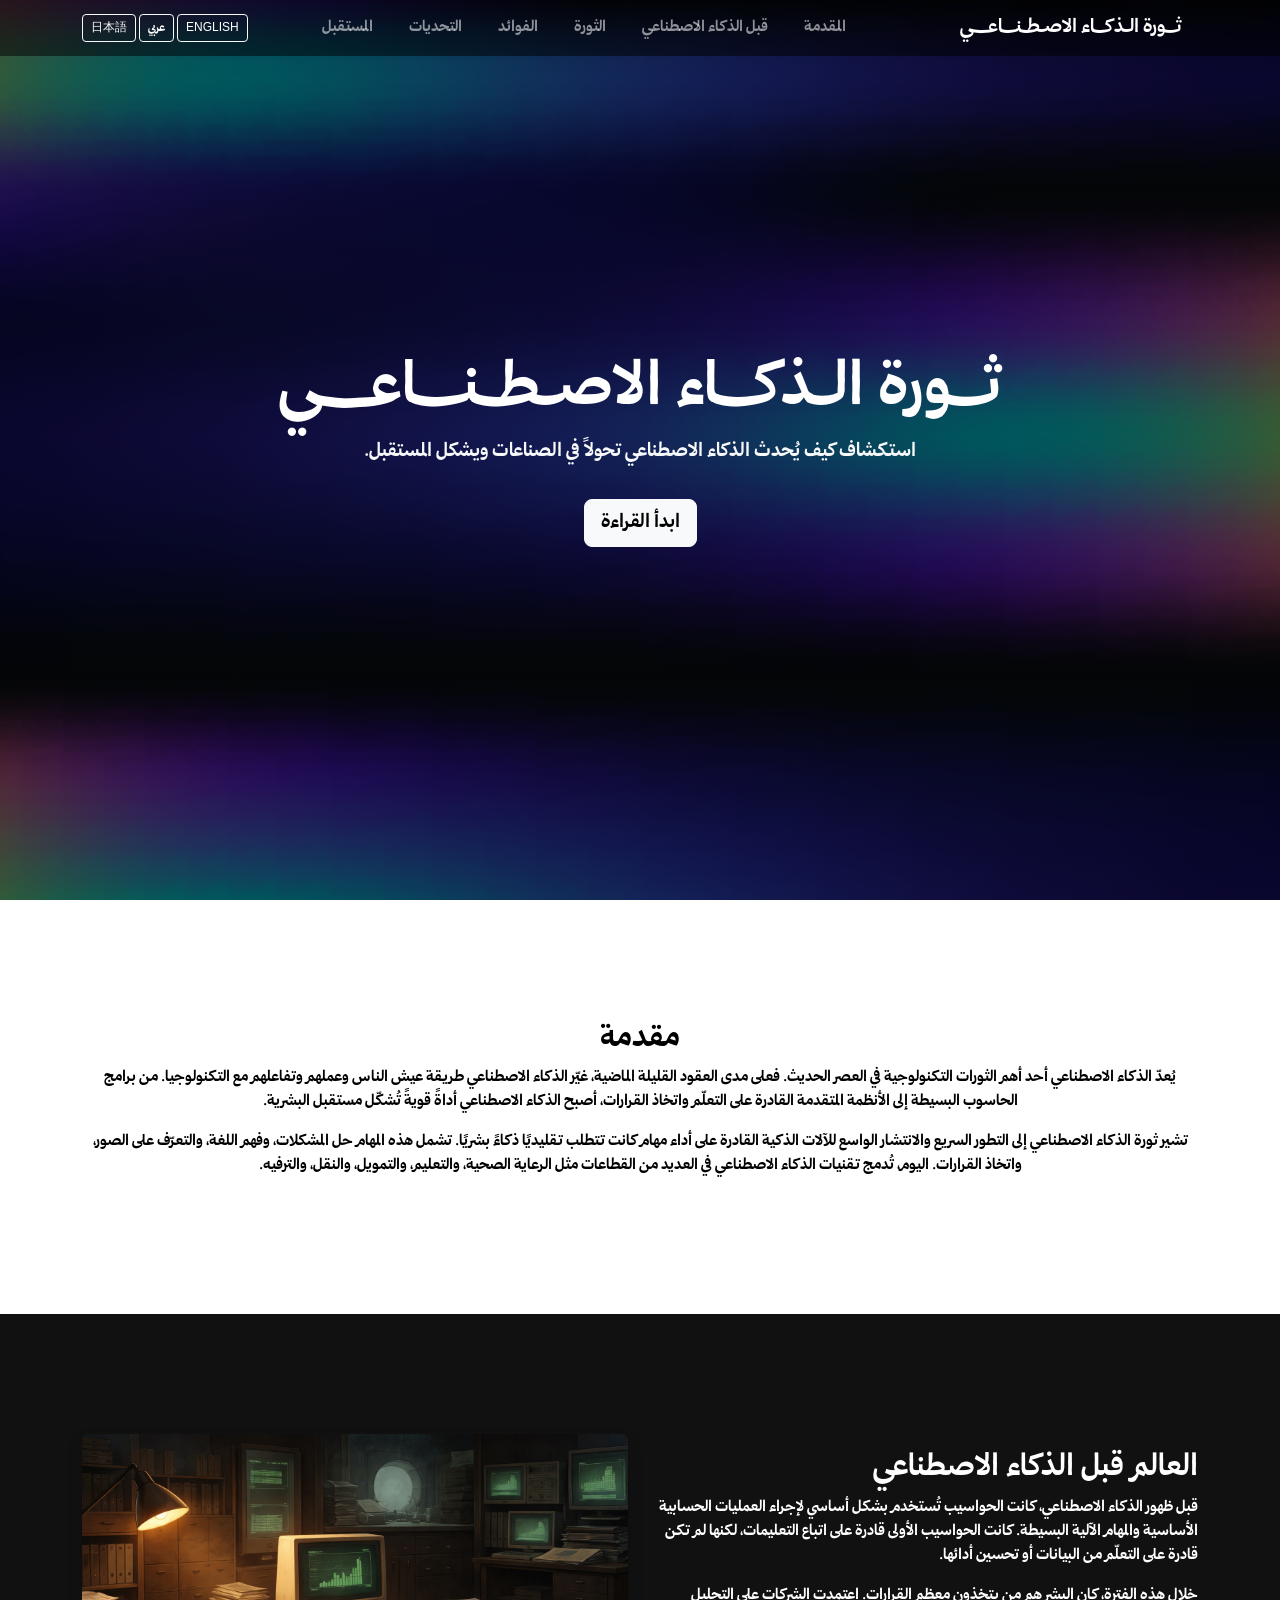
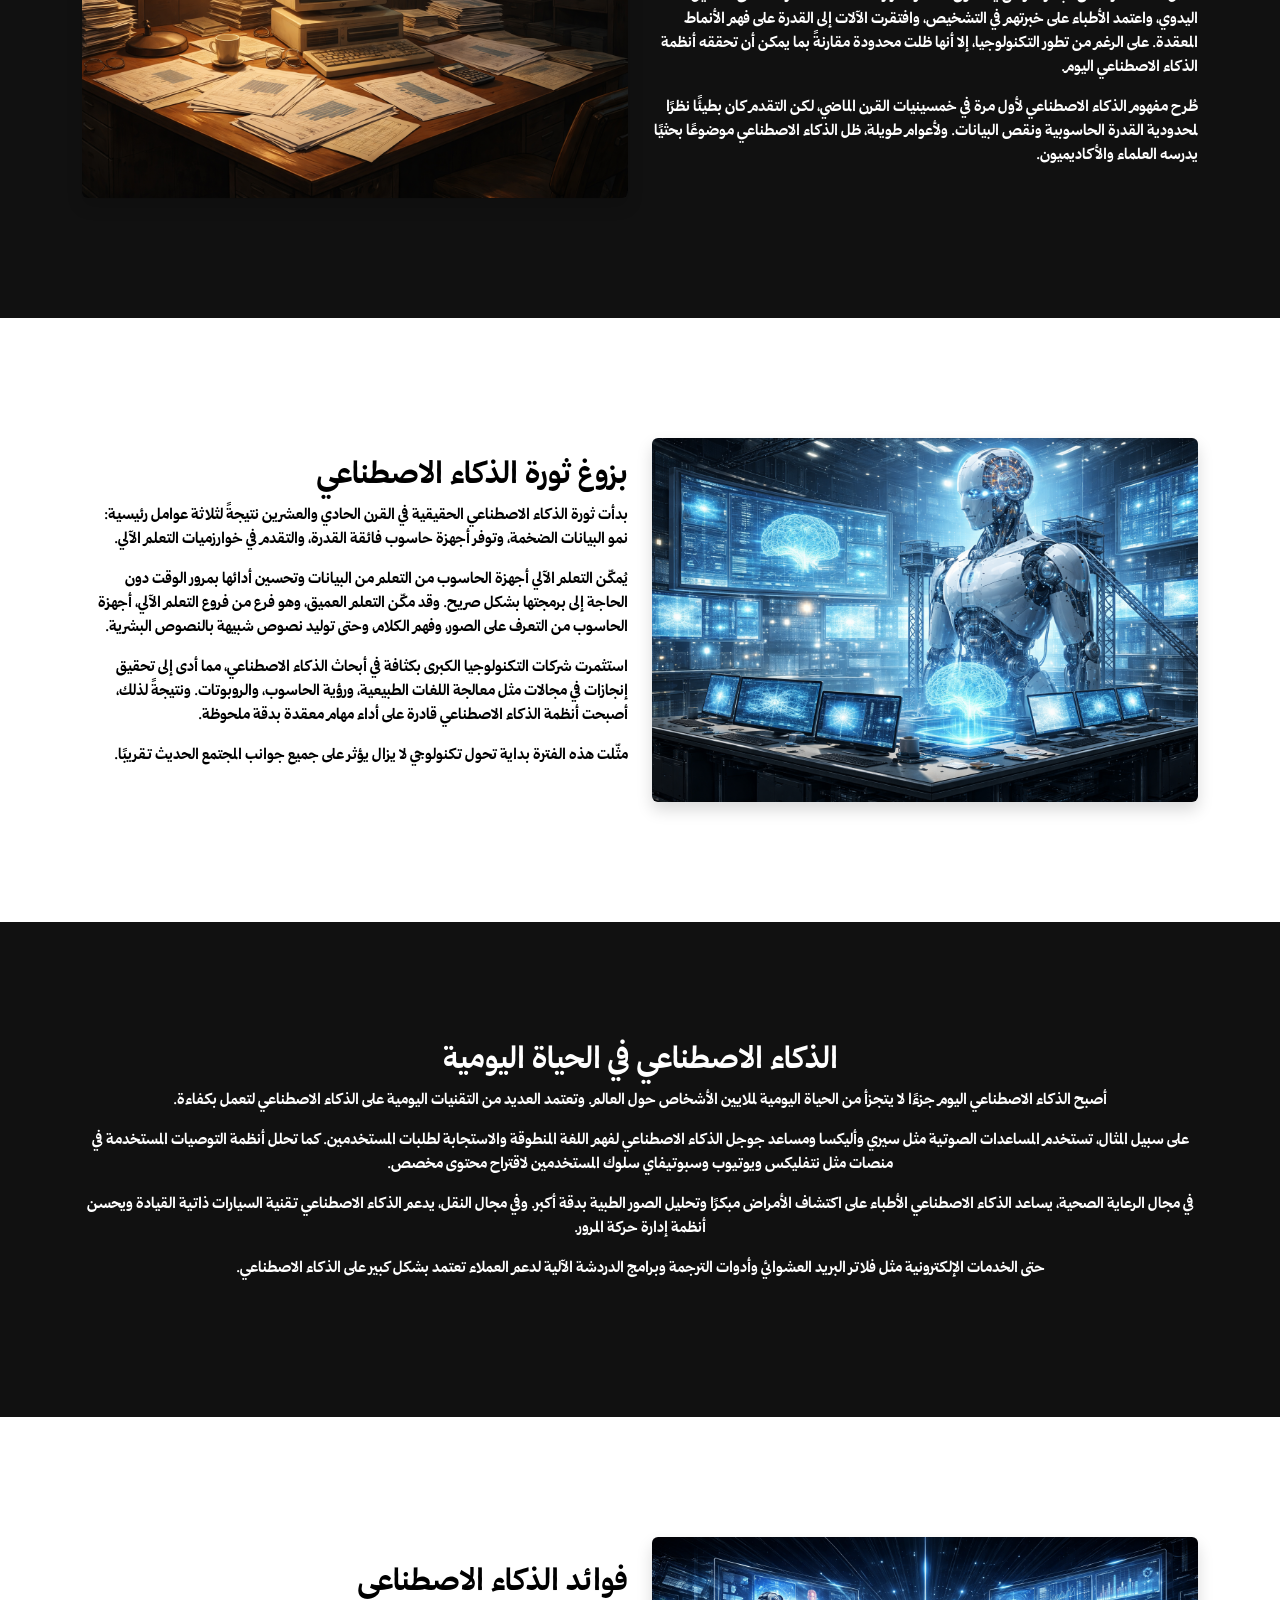
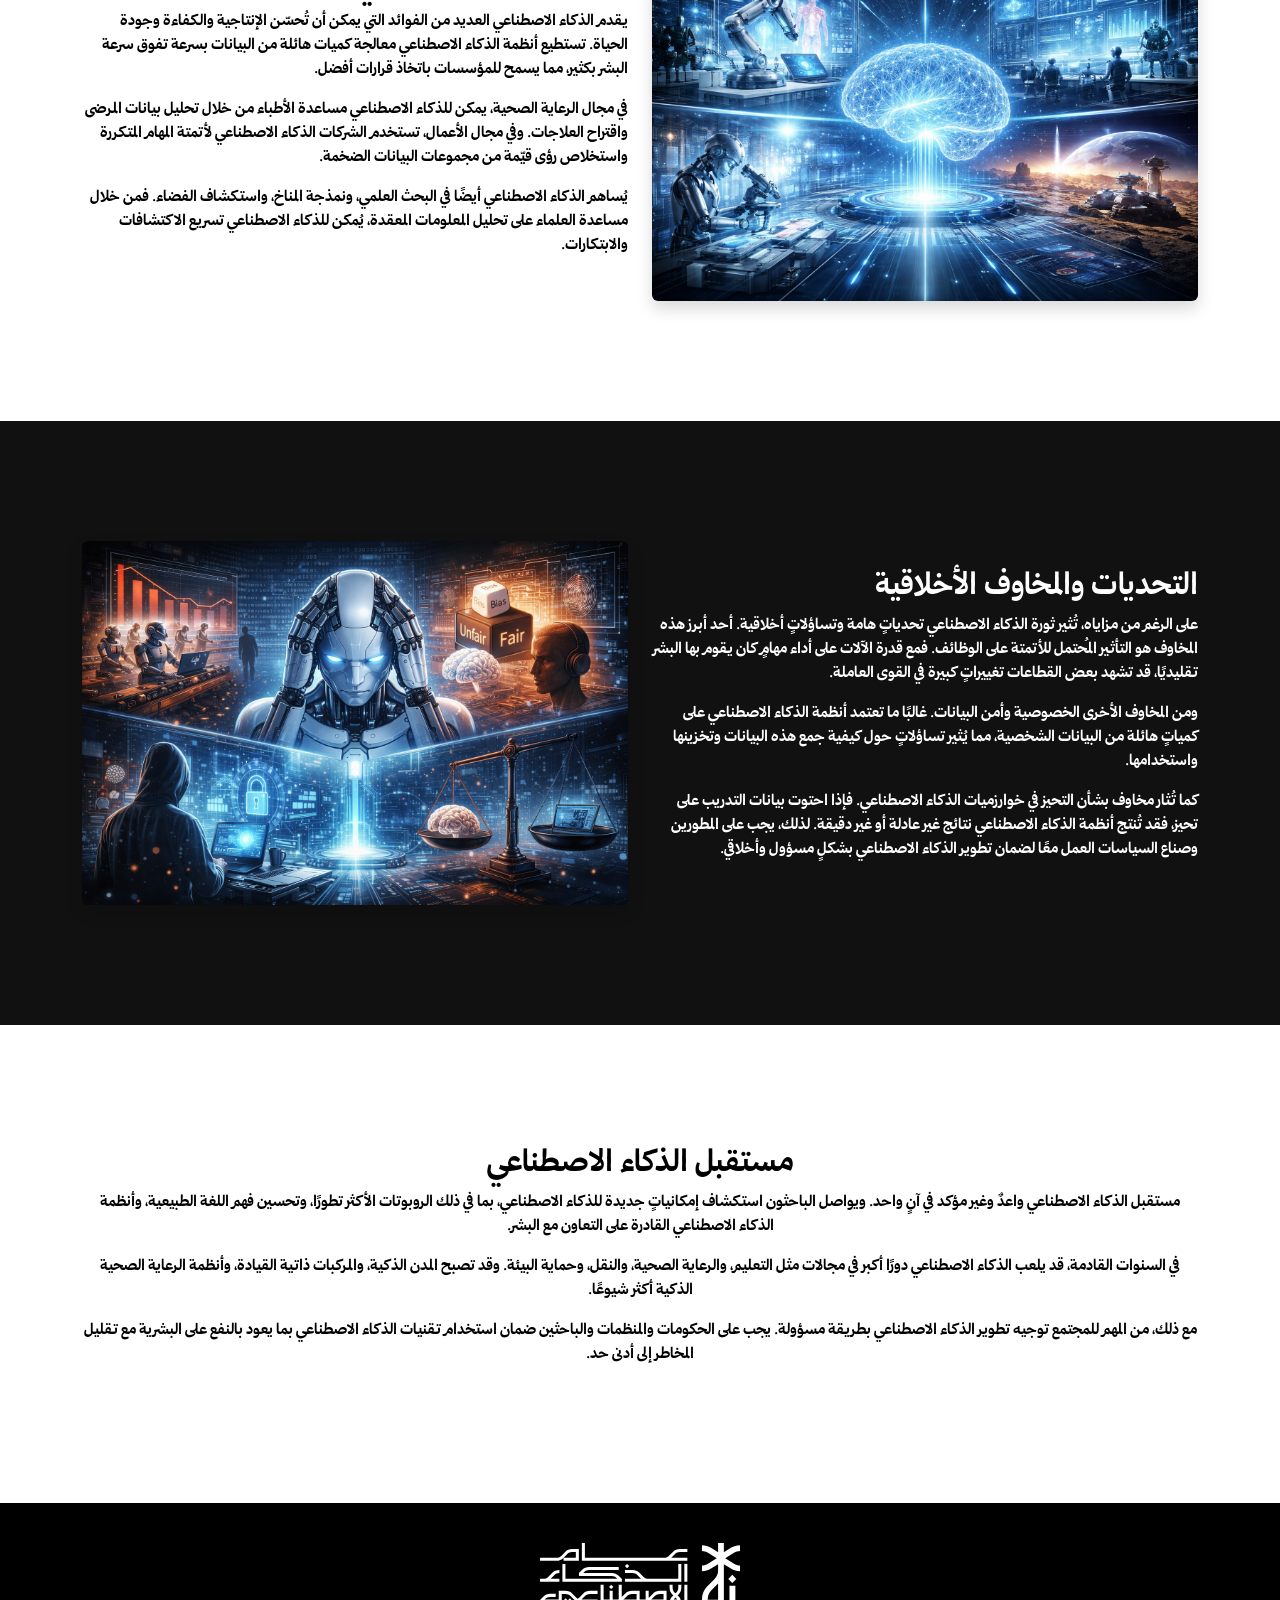
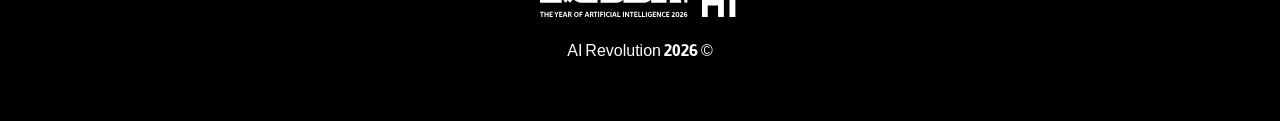
<file: article/ai/index-ar.html>
<!DOCTYPE html>
<html lang="ar" dir="rtl">

<head>

<meta charset="UTF-8">
<meta name="viewport" content="width=device-width, initial-scale=1.0">

<title>ثورة الذكاء الاصطناعي</title>

<link href="https://cdn.jsdelivr.net/npm/bootstrap@5.3.3/dist/css/bootstrap.min.css" rel="stylesheet">

<link rel="stylesheet" href="style.css">

<link href="https://fonts.googleapis.com/css2?family=Poppins:wght@300;400;600&display=swap" rel="stylesheet">

</head>


<body>

<header>

    <nav class="navbar navbar-expand-lg navbar-dark fixed-top glass-nav">

        <div class="container">

            <!-- Logo -->

            <a class="navbar-brand fw-bold" href="#">ثـــورة الـذكــــاء الاصـطــنــــاعـــــــي</a>

            <!-- Mobile Button -->

            <button class="navbar-toggler" data-bs-toggle="collapse" data-bs-target="#menu">

                <span class="navbar-toggler-icon"></span>

            </button>

            <div class="collapse navbar-collapse" id="menu">

                <!-- Center Navigation -->

                <ul class="navbar-nav mx-auto">

                    <li class="nav-item"><a class="nav-link" href="#intro">المقدمة</a></li>

                    <li class="nav-item"><a class="nav-link" href="#before">قبل الذكاء الاصطناعي</a></li>

                    <li class="nav-item"><a class="nav-link" href="#rise">الثورة</a></li>

                    <li class="nav-item"><a class="nav-link" href="#benefits">الفوائد</a></li>

                    <li class="nav-item"><a class="nav-link" href="#challenges">التحديات</a></li>

                    <li class="nav-item"><a class="nav-link" href="#future">المستقبل</a></li>

                </ul>

                <!-- Language Button -->


                <div class="lang-switch">

                    <button class="btn btn-outline-light btn-sm"><a href="index-en.html">ENGLISH</a></button>

                    <button class="btn btn-outline-light btn-sm"><a href="index-ar.html">عربي</a></button>

                    <button class="btn btn-outline-light btn-sm"><a href="index-jp.html">日本語</a></button>

                </div>

            </div>

        </div>

    </nav>



    <section class="hero d-flex align-items-center text-center">

        <div class="container">

            <h1 class="display-3 fw-bold fade-in">

               ثـــورة الـذكــــاء الاصـطــنــــاعـــــــي

            </h1>

            <p class="lead text-light">

                استكشاف كيف يُحدث الذكاء الاصطناعي تحولاً في الصناعات ويشكل المستقبل.

            </p>

            <a href="#intro" class="btn btn-light btn-lg mt-3">

                ابدأ القراءة

            </a>

        </div>

    </section>

</header>


<main>



    <section id="intro" class="section-style">

        <div class="container text-center">

            <h2>مقدمة</h2>

            <p>
                يُعدّ الذكاء الاصطناعي أحد أهم الثورات التكنولوجية في العصر الحديث. فعلى مدى العقود القليلة الماضية، غيّر الذكاء الاصطناعي طريقة عيش الناس وعملهم وتفاعلهم مع التكنولوجيا. من برامج الحاسوب البسيطة إلى الأنظمة المتقدمة القادرة على التعلّم واتخاذ القرارات، أصبح الذكاء الاصطناعي أداةً قويةً تُشكّل مستقبل البشرية.
            </p>
            <p>
                تشير ثورة الذكاء الاصطناعي إلى التطور السريع والانتشار الواسع للآلات الذكية القادرة على أداء مهام كانت تتطلب تقليديًا ذكاءً بشريًا. تشمل هذه المهام حل المشكلات، وفهم اللغة، والتعرّف على الصور، واتخاذ القرارات. اليوم، تُدمج تقنيات الذكاء الاصطناعي في العديد من القطاعات مثل الرعاية الصحية، والتعليم، والتمويل، والنقل، والترفيه.
            </p>

        </div>

    </section>




    <section id="before" class="section-dark">

        <div class="container">

            <div class="row align-items-center">

                <div class="col-md-6">

                    <h2>العالم قبل الذكاء الاصطناعي</h2>

                    <p>
                        قبل ظهور الذكاء الاصطناعي، كانت الحواسيب تُستخدم بشكل أساسي لإجراء العمليات الحسابية الأساسية والمهام الآلية البسيطة. كانت الحواسيب الأولى قادرة على اتباع التعليمات، لكنها لم تكن قادرة على التعلّم من البيانات أو تحسين أدائها.
                    </p>
                    <p>
                        خلال هذه الفترة، كان البشر هم من يتخذون معظم القرارات. اعتمدت الشركات على التحليل اليدوي، واعتمد الأطباء على خبرتهم في التشخيص، وافتقرت الآلات إلى القدرة على فهم الأنماط المعقدة. على الرغم من تطور التكنولوجيا، إلا أنها ظلت محدودة مقارنةً بما يمكن أن تحققه أنظمة الذكاء الاصطناعي اليوم.
                    </p>
                    <p>
                        طُرح مفهوم الذكاء الاصطناعي لأول مرة في خمسينيات القرن الماضي، لكن التقدم كان بطيئًا نظرًا لمحدودية القدرة الحاسوبية ونقص البيانات. ولأعوام طويلة، ظل الذكاء الاصطناعي موضوعًا بحثيًا يدرسه العلماء والأكاديميون.
                    </p>

                </div>

                <div class="col-md-6">

                    <img src="Nostalgic 90s office workspace.png" class="img-fluid rounded shadow">

                </div>

            </div>

        </div>

    </section>




    <section id="rise" class="section-style">

        <div class="container">

            <div class="row align-items-center">

                <div class="col-md-6 order-md-2">

                    <h2>بزوغ ثورة الذكاء الاصطناعي</h2>

                    <p>
                        بدأت ثورة الذكاء الاصطناعي الحقيقية في القرن الحادي والعشرين نتيجةً لثلاثة عوامل رئيسية: نمو البيانات الضخمة، وتوفر أجهزة حاسوب فائقة القدرة، والتقدم في خوارزميات التعلم الآلي.
                    </p>
                    <p>
                        يُمكّن التعلم الآلي أجهزة الحاسوب من التعلم من البيانات وتحسين أدائها بمرور الوقت دون الحاجة إلى برمجتها بشكل صريح. وقد مكّن التعلم العميق، وهو فرع من فروع التعلم الآلي، أجهزة الحاسوب من التعرف على الصور، وفهم الكلام، وحتى توليد نصوص شبيهة بالنصوص البشرية.
                    </p>
                    <p>
                        استثمرت شركات التكنولوجيا الكبرى بكثافة في أبحاث الذكاء الاصطناعي، مما أدى إلى تحقيق إنجازات في مجالات مثل معالجة اللغات الطبيعية، ورؤية الحاسوب، والروبوتات. ونتيجةً لذلك، أصبحت أنظمة الذكاء الاصطناعي قادرة على أداء مهام معقدة بدقة ملحوظة.
                    </p>
                    <p>
                        مثّلت هذه الفترة بداية تحول تكنولوجي لا يزال يؤثر على جميع جوانب المجتمع الحديث تقريبًا.
                    </p>

                </div>

                <div class="col-md-6 order-md-1">

                    <img src="Futuristic AI lab and humanoid robot.png" class="img-fluid rounded shadow">

                </div>

            </div>

        </div>

    </section>




    <section class="section-dark">

        <div class="container text-center">

            <h2>الذكاء الاصطناعي في الحياة اليومية</h2>

            <p>
                أصبح الذكاء الاصطناعي اليوم جزءًا لا يتجزأ من الحياة اليومية لملايين الأشخاص حول العالم. وتعتمد العديد من التقنيات اليومية على الذكاء الاصطناعي لتعمل بكفاءة.
            </p>
            <p>
                على سبيل المثال، تستخدم المساعدات الصوتية مثل سيري وأليكسا ومساعد جوجل الذكاء الاصطناعي لفهم اللغة المنطوقة والاستجابة لطلبات المستخدمين. كما تحلل أنظمة التوصيات المستخدمة في منصات مثل نتفليكس ويوتيوب وسبوتيفاي سلوك المستخدمين لاقتراح محتوى مخصص.
            </p>
            <p>
                في مجال الرعاية الصحية، يساعد الذكاء الاصطناعي الأطباء على اكتشاف الأمراض مبكرًا وتحليل الصور الطبية بدقة أكبر. وفي مجال النقل، يدعم الذكاء الاصطناعي تقنية السيارات ذاتية القيادة ويحسن أنظمة إدارة حركة المرور.
            </p>
            <p>
                حتى الخدمات الإلكترونية مثل فلاتر البريد العشوائي وأدوات الترجمة وبرامج الدردشة الآلية لدعم العملاء تعتمد بشكل كبير على الذكاء الاصطناعي.
            </p>

        </div>

    </section>



    <section id="benefits" class="section-style">

        <div class="container">

            <div class="row align-items-center">

                <div class="col-md-6 order-md-2">

                    <h2>فوائد الذكاء الاصطناعي</h2>

                    <p>
                        يقدم الذكاء الاصطناعي العديد من الفوائد التي يمكن أن تُحسّن الإنتاجية والكفاءة وجودة الحياة. تستطيع أنظمة الذكاء الاصطناعي معالجة كميات هائلة من البيانات بسرعة تفوق سرعة البشر بكثير، مما يسمح للمؤسسات باتخاذ قرارات أفضل.
                    </p>
                    <p>
                        في مجال الرعاية الصحية، يمكن للذكاء الاصطناعي مساعدة الأطباء من خلال تحليل بيانات المرضى واقتراح العلاجات. وفي مجال الأعمال، تستخدم الشركات الذكاء الاصطناعي لأتمتة المهام المتكررة واستخلاص رؤى قيّمة من مجموعات البيانات الضخمة.
                    </p>
                    <p>
                        يُساهم الذكاء الاصطناعي أيضًا في البحث العلمي، ونمذجة المناخ، واستكشاف الفضاء. فمن خلال مساعدة العلماء على تحليل المعلومات المعقدة، يُمكن للذكاء الاصطناعي تسريع الاكتشافات والابتكارات.
                    </p>

                </div>

                <div class="col-md-6 order-md-1">

                    <img src="AI empowerment across industries.png" class="img-fluid rounded shadow">

                </div>

            </div>

        </div>

    </section>




    <section id="challenges" class="section-dark">

        <div class="container">

            <div class="row align-items-center">

                <div class="col-md-6">

                    <h2>التحديات والمخاوف الأخلاقية</h2>

                    <p>
                        على الرغم من مزاياه، تُثير ثورة الذكاء الاصطناعي تحدياتٍ هامة وتساؤلاتٍ أخلاقية. أحد أبرز هذه المخاوف هو التأثير المُحتمل للأتمتة على الوظائف. فمع قدرة الآلات على أداء مهامٍ كان يقوم بها البشر تقليديًا، قد تشهد بعض القطاعات تغييراتٍ كبيرة في القوى العاملة.
                    </p>
                    <p>
                        ومن المخاوف الأخرى الخصوصية وأمن البيانات. غالبًا ما تعتمد أنظمة الذكاء الاصطناعي على كمياتٍ هائلة من البيانات الشخصية، مما يُثير تساؤلاتٍ حول كيفية جمع هذه البيانات وتخزينها واستخدامها.
                    </p>
                    <p>
                        كما تُثار مخاوف بشأن التحيز في خوارزميات الذكاء الاصطناعي. فإذا احتوت بيانات التدريب على تحيز، فقد تُنتج أنظمة الذكاء الاصطناعي نتائج غير عادلة أو غير دقيقة. لذلك، يجب على المطورين وصناع السياسات العمل معًا لضمان تطوير الذكاء الاصطناعي بشكلٍ مسؤول وأخلاقي.
                    </p>

                </div>

                <div class="col-md-6">

                    <img src="Ethical dilemmas of artificial intelligence.png" class="img-fluid rounded shadow">

                </div>

            </div>

        </div>

    </section>





    <section id="future" class="section-style text-center">

        <div class="container">

            <h2>مستقبل الذكاء الاصطناعي</h2>

            <p>
                مستقبل الذكاء الاصطناعي واعدٌ وغير مؤكد في آنٍ واحد. ويواصل الباحثون استكشاف إمكانياتٍ جديدة للذكاء الاصطناعي، بما في ذلك الروبوتات الأكثر تطورًا، وتحسين فهم اللغة الطبيعية، وأنظمة الذكاء الاصطناعي القادرة على التعاون مع البشر.
            </p>
            <p>
                في السنوات القادمة، قد يلعب الذكاء الاصطناعي دورًا أكبر في مجالات مثل التعليم، والرعاية الصحية، والنقل، وحماية البيئة. وقد تصبح المدن الذكية، والمركبات ذاتية القيادة، وأنظمة الرعاية الصحية الذكية أكثر شيوعًا.
            </p>
            <p>
                مع ذلك، من المهم للمجتمع توجيه تطوير الذكاء الاصطناعي بطريقة مسؤولة. يجب على الحكومات والمنظمات والباحثين ضمان استخدام تقنيات الذكاء الاصطناعي بما يعود بالنفع على البشرية مع تقليل المخاطر إلى أدنى حد.
            </p>

        </div>

    </section>


    </main>


    <footer class="footer">

        <div class="container text-center">
            <img src="ai-year.svg" alt="Logo AI" id="LOGOAI"><br><br>
            <p>© 2026 AI Revolution</p>
        </div>

    </footer>



</body>

</html>
</file>
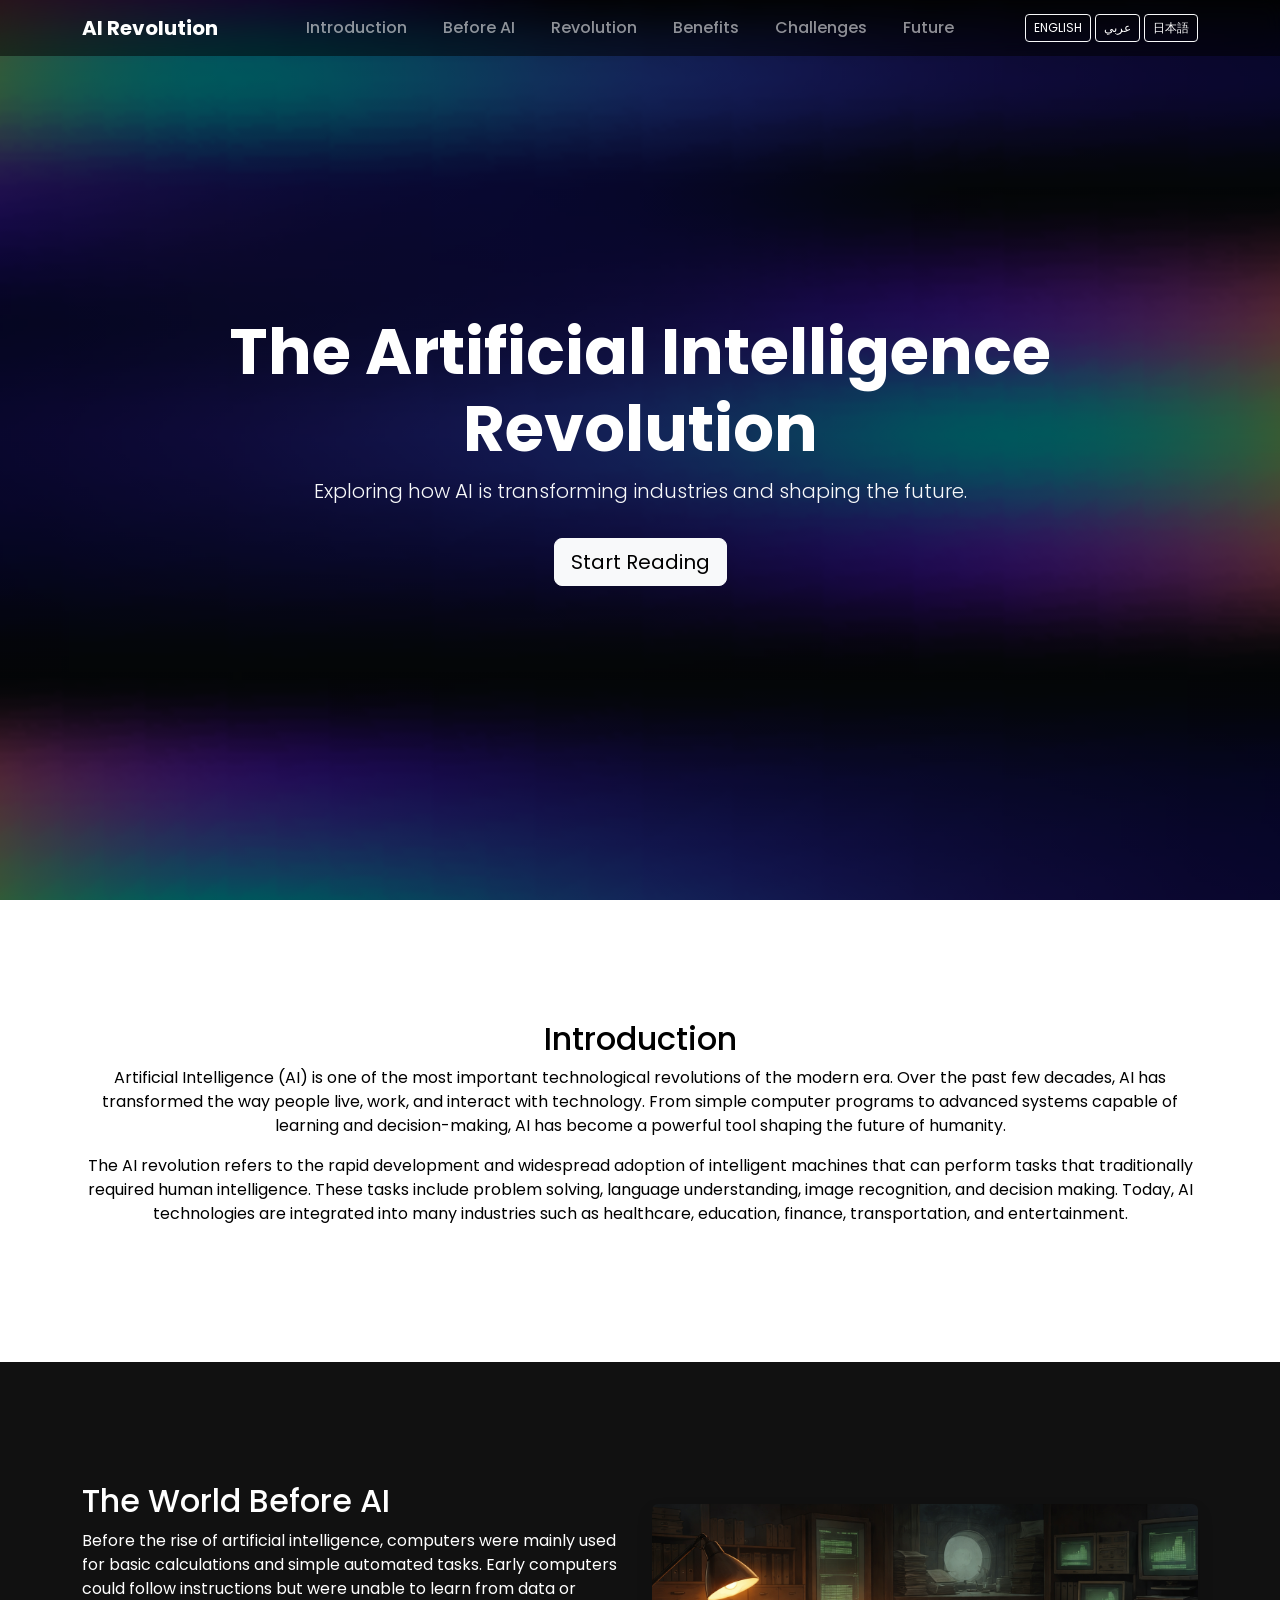
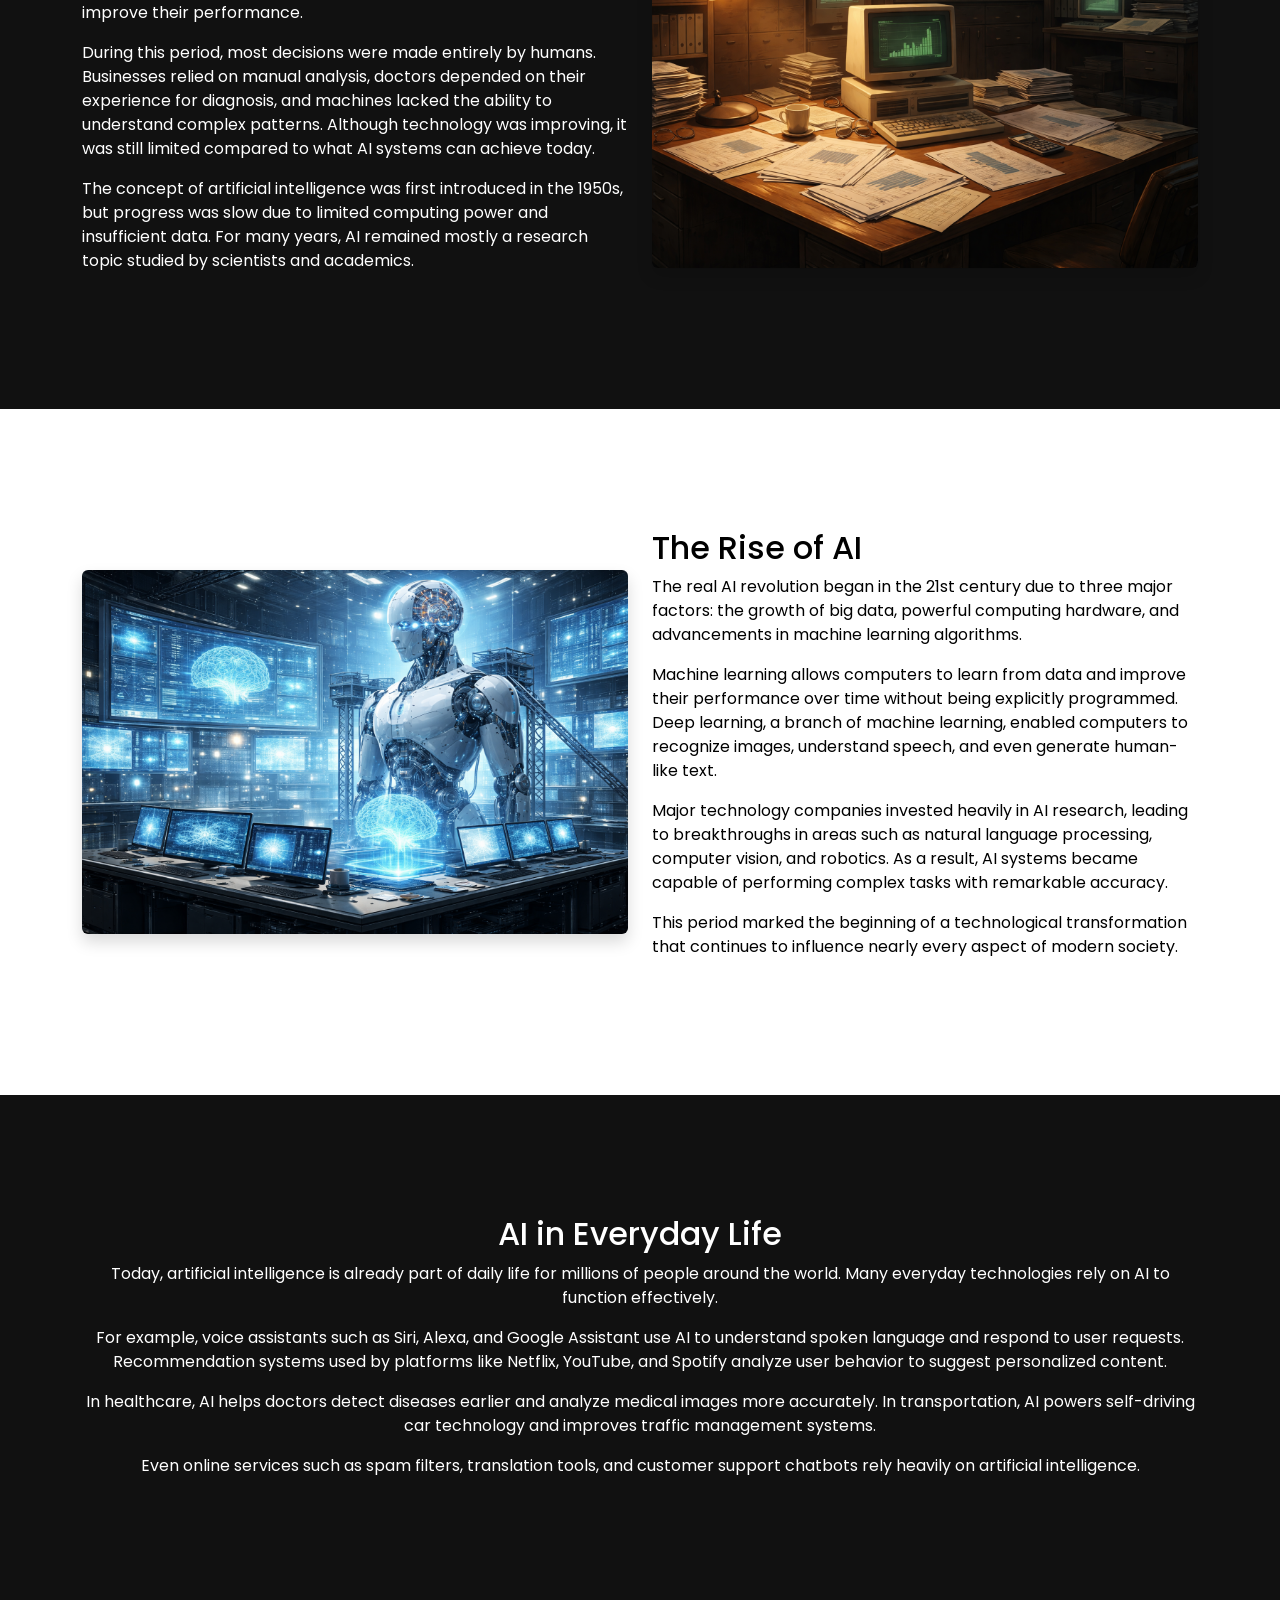
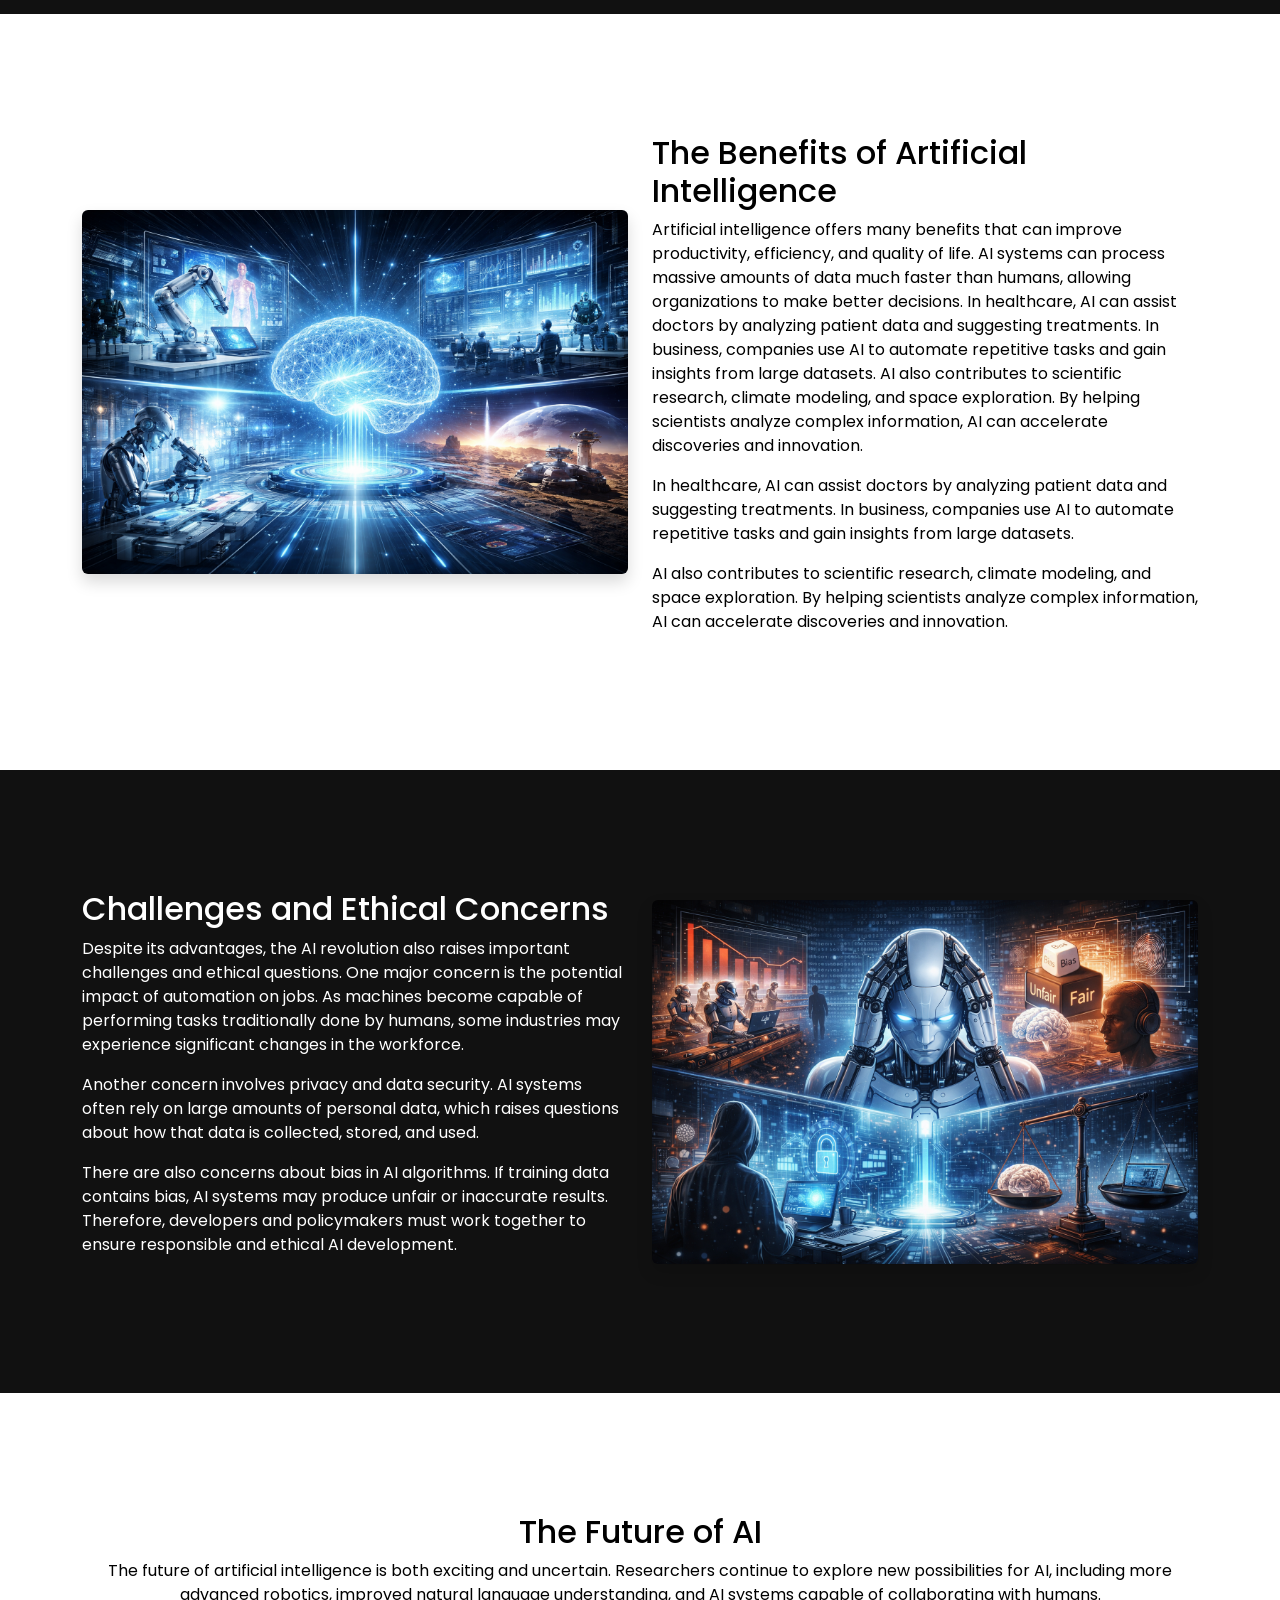
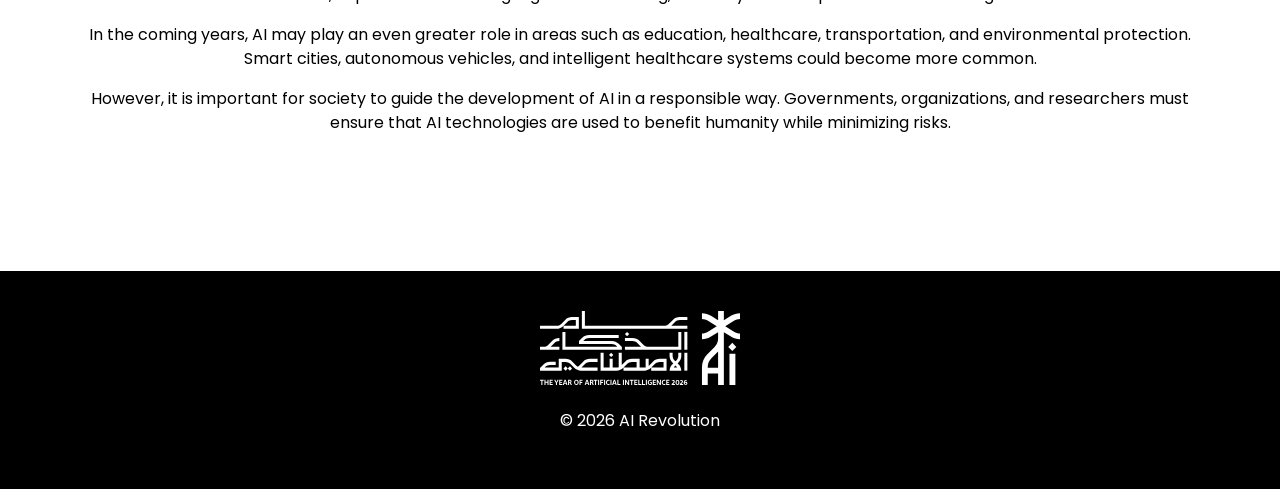
<file: article/ai/index-en.html>
<!DOCTYPE html>
<html lang="en">

<head>

<meta charset="UTF-8">
<meta name="viewport" content="width=device-width, initial-scale=1.0">

<title>AI Revolution</title>

<link href="https://cdn.jsdelivr.net/npm/bootstrap@5.3.3/dist/css/bootstrap.min.css" rel="stylesheet">

<link rel="stylesheet" href="style.css">

<link href="https://fonts.googleapis.com/css2?family=Poppins:wght@300;400;600&display=swap" rel="stylesheet">

</head>


<body>

<header>

    <nav class="navbar navbar-expand-lg navbar-dark fixed-top glass-nav">

        <div class="container">

            <!-- Logo -->

            <a class="navbar-brand fw-bold" href="#">AI Revolution</a>

            <!-- Mobile Button -->

            <button class="navbar-toggler" data-bs-toggle="collapse" data-bs-target="#menu">

                <span class="navbar-toggler-icon"></span>

            </button>

            <div class="collapse navbar-collapse" id="menu">

                <!-- Center Navigation -->

                <ul class="navbar-nav mx-auto">

                    <li class="nav-item"><a class="nav-link" href="#intro">Introduction</a></li>

                    <li class="nav-item"><a class="nav-link" href="#before">Before AI</a></li>

                    <li class="nav-item"><a class="nav-link" href="#rise">Revolution</a></li>

                    <li class="nav-item"><a class="nav-link" href="#benefits">Benefits</a></li>

                    <li class="nav-item"><a class="nav-link" href="#challenges">Challenges</a></li>

                    <li class="nav-item"><a class="nav-link" href="#future">Future</a></li>

                </ul>

                <!-- Language Button -->


                <div class="lang-switch">

                    <button class="btn btn-outline-light btn-sm"><a href="index-en.html">ENGLISH</a></button>

                    <button class="btn btn-outline-light btn-sm"><a href="index-ar.html">عربي</a></button>

                    <button class="btn btn-outline-light btn-sm"><a href="index-jp.html">日本語</a></button>

                </div>

            </div>

        </div>

    </nav>



    <section class="hero d-flex align-items-center text-center">

        <div class="container">

            <h1 class="display-3 fw-bold fade-in">

                The Artificial Intelligence Revolution

            </h1>

            <p class="lead text-light">

                Exploring how AI is transforming industries and shaping the future.

            </p>

            <a href="#intro" class="btn btn-light btn-lg mt-3">

                Start Reading

            </a>

        </div>

    </section>

</header>


<main>



    <section id="intro" class="section-style">

        <div class="container text-center">

            <h2>Introduction</h2>

            <p>
                Artificial Intelligence (AI) is one of the most important technological revolutions of the modern era. Over the past few decades, AI has transformed the way people live, work, and interact with technology. From simple computer programs to advanced systems capable of learning and decision-making, AI has become a powerful tool shaping the future of humanity.
            </p>
            <p>
                The AI revolution refers to the rapid development and widespread adoption of intelligent machines that can perform tasks that traditionally required human intelligence. These tasks include problem solving, language understanding, image recognition, and decision making. Today, AI technologies are integrated into many industries such as healthcare, education, finance, transportation, and entertainment.
            </p>

        </div>

    </section>




    <section id="before" class="section-dark">

        <div class="container">

            <div class="row align-items-center">

                <div class="col-md-6">

                    <h2>The World Before AI</h2>

                    <p>
                        Before the rise of artificial intelligence, computers were mainly used for basic calculations and simple automated tasks. Early computers could follow instructions but were unable to learn from data or improve their performance.
                    </p>
                    <p>
                        During this period, most decisions were made entirely by humans. Businesses relied on manual analysis, doctors depended on their experience for diagnosis, and machines lacked the ability to understand complex patterns. Although technology was improving, it was still limited compared to what AI systems can achieve today.
                    </p>
                    <p>
                        The concept of artificial intelligence was first introduced in the 1950s, but progress was slow due to limited computing power and insufficient data. For many years, AI remained mostly a research topic studied by scientists and academics.
                    </p>

                </div>

                <div class="col-md-6">

                    <img src="Nostalgic 90s office workspace.png" class="img-fluid rounded shadow">

                </div>

            </div>

        </div>

    </section>




    <section id="rise" class="section-style">

        <div class="container">

            <div class="row align-items-center">

                <div class="col-md-6 order-md-2">

                    <h2>The Rise of AI</h2>

                    <p>
                        The real AI revolution began in the 21st century due to three major factors: the growth of big data, powerful computing hardware, and advancements in machine learning algorithms.
                    </p>
                    <p>
                        Machine learning allows computers to learn from data and improve their performance over time without being explicitly programmed. Deep learning, a branch of machine learning, enabled computers to recognize images, understand speech, and even generate human-like text.
                    </p>
                    <p>
                        Major technology companies invested heavily in AI research, leading to breakthroughs in areas such as natural language processing, computer vision, and robotics. As a result, AI systems became capable of performing complex tasks with remarkable accuracy.
                    </p>
                    <p>
                        This period marked the beginning of a technological transformation that continues to influence nearly every aspect of modern society.
                    </p>

                </div>

                <div class="col-md-6 order-md-1">

                    <img src="Futuristic AI lab and humanoid robot.png" class="img-fluid rounded shadow">

                </div>

            </div>

        </div>

    </section>




    <section class="section-dark">

        <div class="container text-center">

            <h2>AI in Everyday Life</h2>

            <p>
                Today, artificial intelligence is already part of daily life for millions of people around the world. Many everyday technologies rely on AI to function effectively.
            </p>
            <p>
                For example, voice assistants such as Siri, Alexa, and Google Assistant use AI to understand spoken language and respond to user requests. Recommendation systems used by platforms like Netflix, YouTube, and Spotify analyze user behavior to suggest personalized content.
            </p>
            <p>
                In healthcare, AI helps doctors detect diseases earlier and analyze medical images more accurately. In transportation, AI powers self-driving car technology and improves traffic management systems.
            </p>
            <p>
                Even online services such as spam filters, translation tools, and customer support chatbots rely heavily on artificial intelligence.
            </p>

        </div>

    </section>



    <section id="benefits" class="section-style">

        <div class="container">

            <div class="row align-items-center">

                <div class="col-md-6 order-md-2">

                    <h2>The Benefits of Artificial Intelligence</h2>

                    <p>
                        Artificial intelligence offers many benefits that can improve productivity, efficiency, and quality of life. AI systems can process massive amounts of data much faster than humans, allowing organizations to make better decisions. In healthcare, AI can assist doctors by analyzing patient data and suggesting treatments. In business, companies use AI to automate repetitive tasks and gain insights from large datasets. AI also contributes to scientific research, climate modeling, and space exploration. By helping scientists analyze complex information, AI can accelerate discoveries and innovation.
                    </p>
                    <p>
                        In healthcare, AI can assist doctors by analyzing patient data and suggesting treatments. In business, companies use AI to automate repetitive tasks and gain insights from large datasets.
                    </p>
                    <p>
                        AI also contributes to scientific research, climate modeling, and space exploration. By helping scientists analyze complex information, AI can accelerate discoveries and innovation.
                    </p>

                </div>

                <div class="col-md-6 order-md-1">

                    <img src="AI empowerment across industries.png" class="img-fluid rounded shadow">

                </div>

            </div>

        </div>

    </section>




    <section id="challenges" class="section-dark">

        <div class="container">

            <div class="row align-items-center">

                <div class="col-md-6">

                    <h2>Challenges and Ethical Concerns</h2>

                    <p>
                        Despite its advantages, the AI revolution also raises important challenges and ethical questions. One major concern is the potential impact of automation on jobs. As machines become capable of performing tasks traditionally done by humans, some industries may experience significant changes in the workforce.
                    </p>
                    <p>
                        Another concern involves privacy and data security. AI systems often rely on large amounts of personal data, which raises questions about how that data is collected, stored, and used.
                    </p>
                    <p>
                        There are also concerns about bias in AI algorithms. If training data contains bias, AI systems may produce unfair or inaccurate results. Therefore, developers and policymakers must work together to ensure responsible and ethical AI development.
                    </p>

                </div>

                <div class="col-md-6">

                    <img src="Ethical dilemmas of artificial intelligence.png" class="img-fluid rounded shadow">

                </div>

            </div>

        </div>

    </section>





    <section id="future" class="section-style text-center">

        <div class="container">

            <h2>The Future of AI</h2>

            <p>
                The future of artificial intelligence is both exciting and uncertain. Researchers continue to explore new possibilities for AI, including more advanced robotics, improved natural language understanding, and AI systems capable of collaborating with humans.
            </p>
            <p>
                In the coming years, AI may play an even greater role in areas such as education, healthcare, transportation, and environmental protection. Smart cities, autonomous vehicles, and intelligent healthcare systems could become more common.
            </p>
            <p>
                However, it is important for society to guide the development of AI in a responsible way. Governments, organizations, and researchers must ensure that AI technologies are used to benefit humanity while minimizing risks.
            </p>

        </div>

    </section>


    </main>


    <footer class="footer">

        <div class="container text-center">
            <img src="ai-year.svg" alt="Logo AI" id="LOGOAI"><br><br>
            <p>© 2026 AI Revolution</p>
        </div>

    </footer>



</body>

</html>
</file>
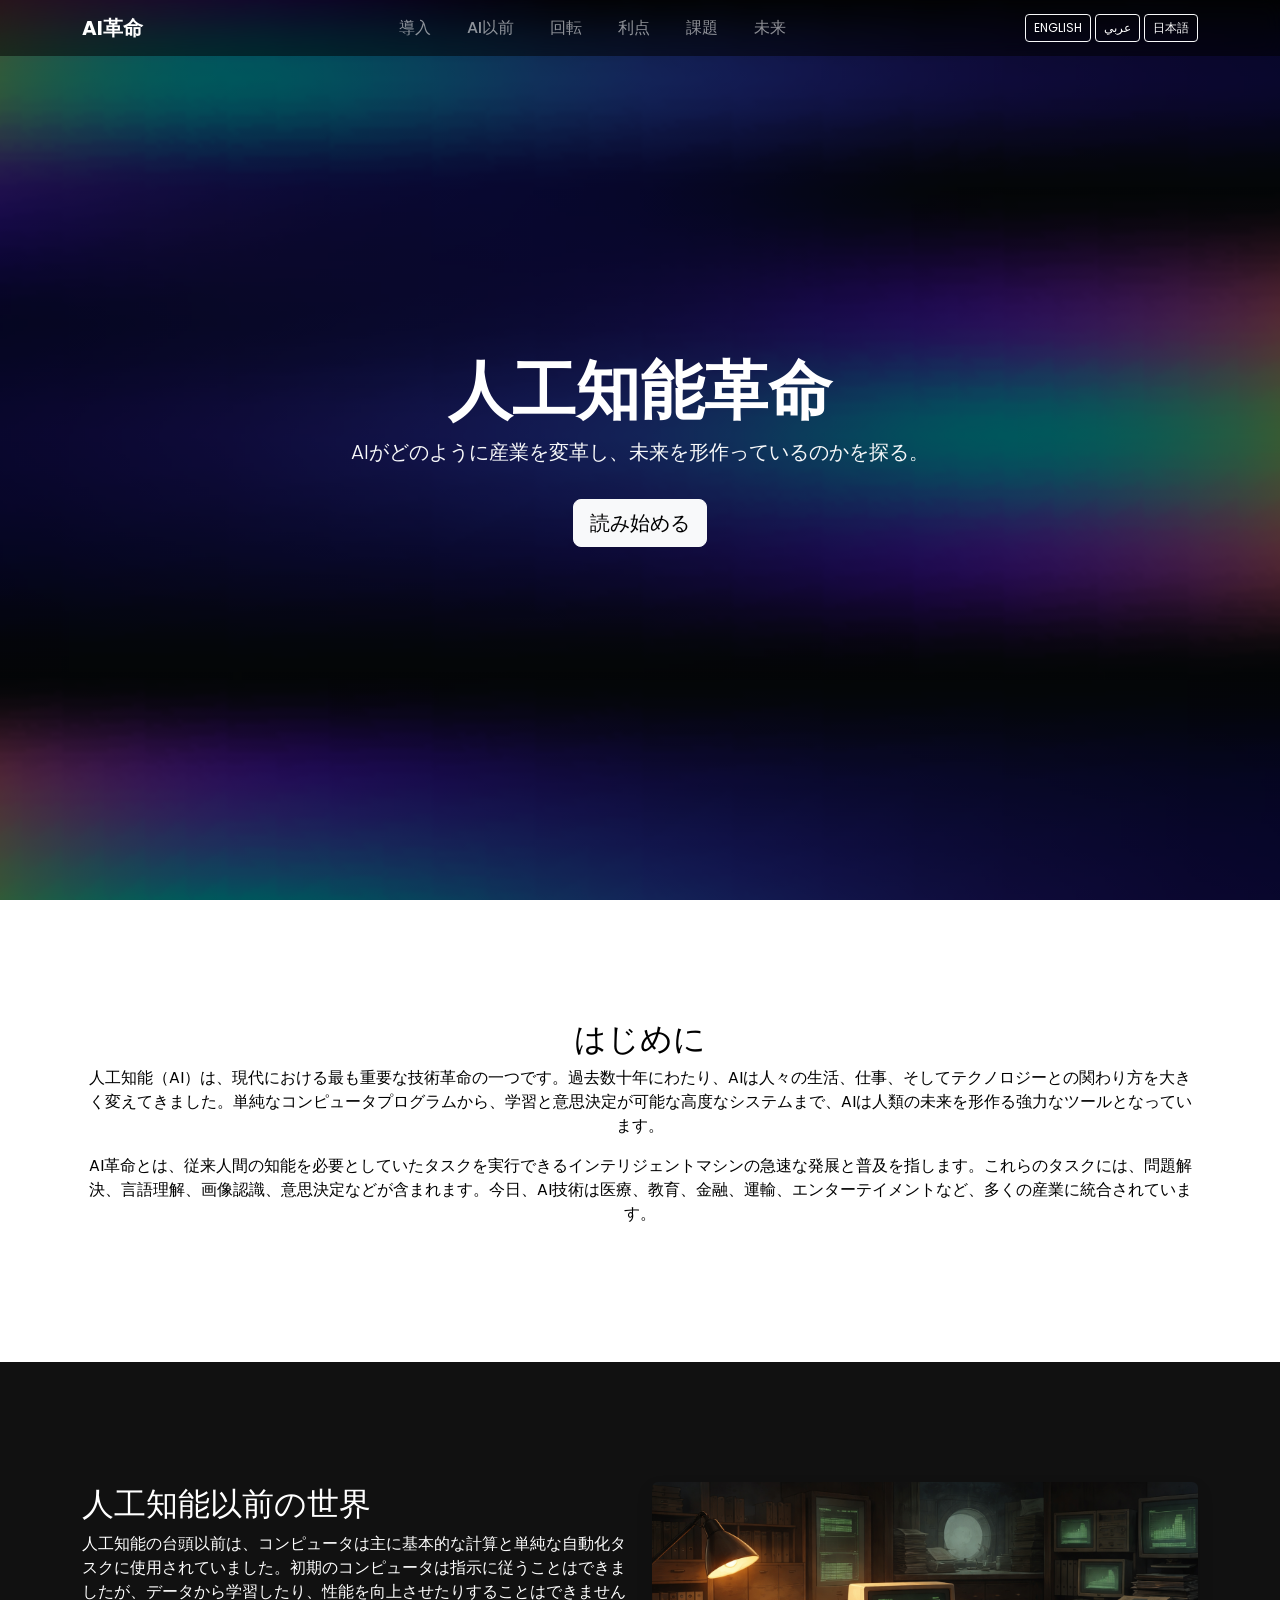
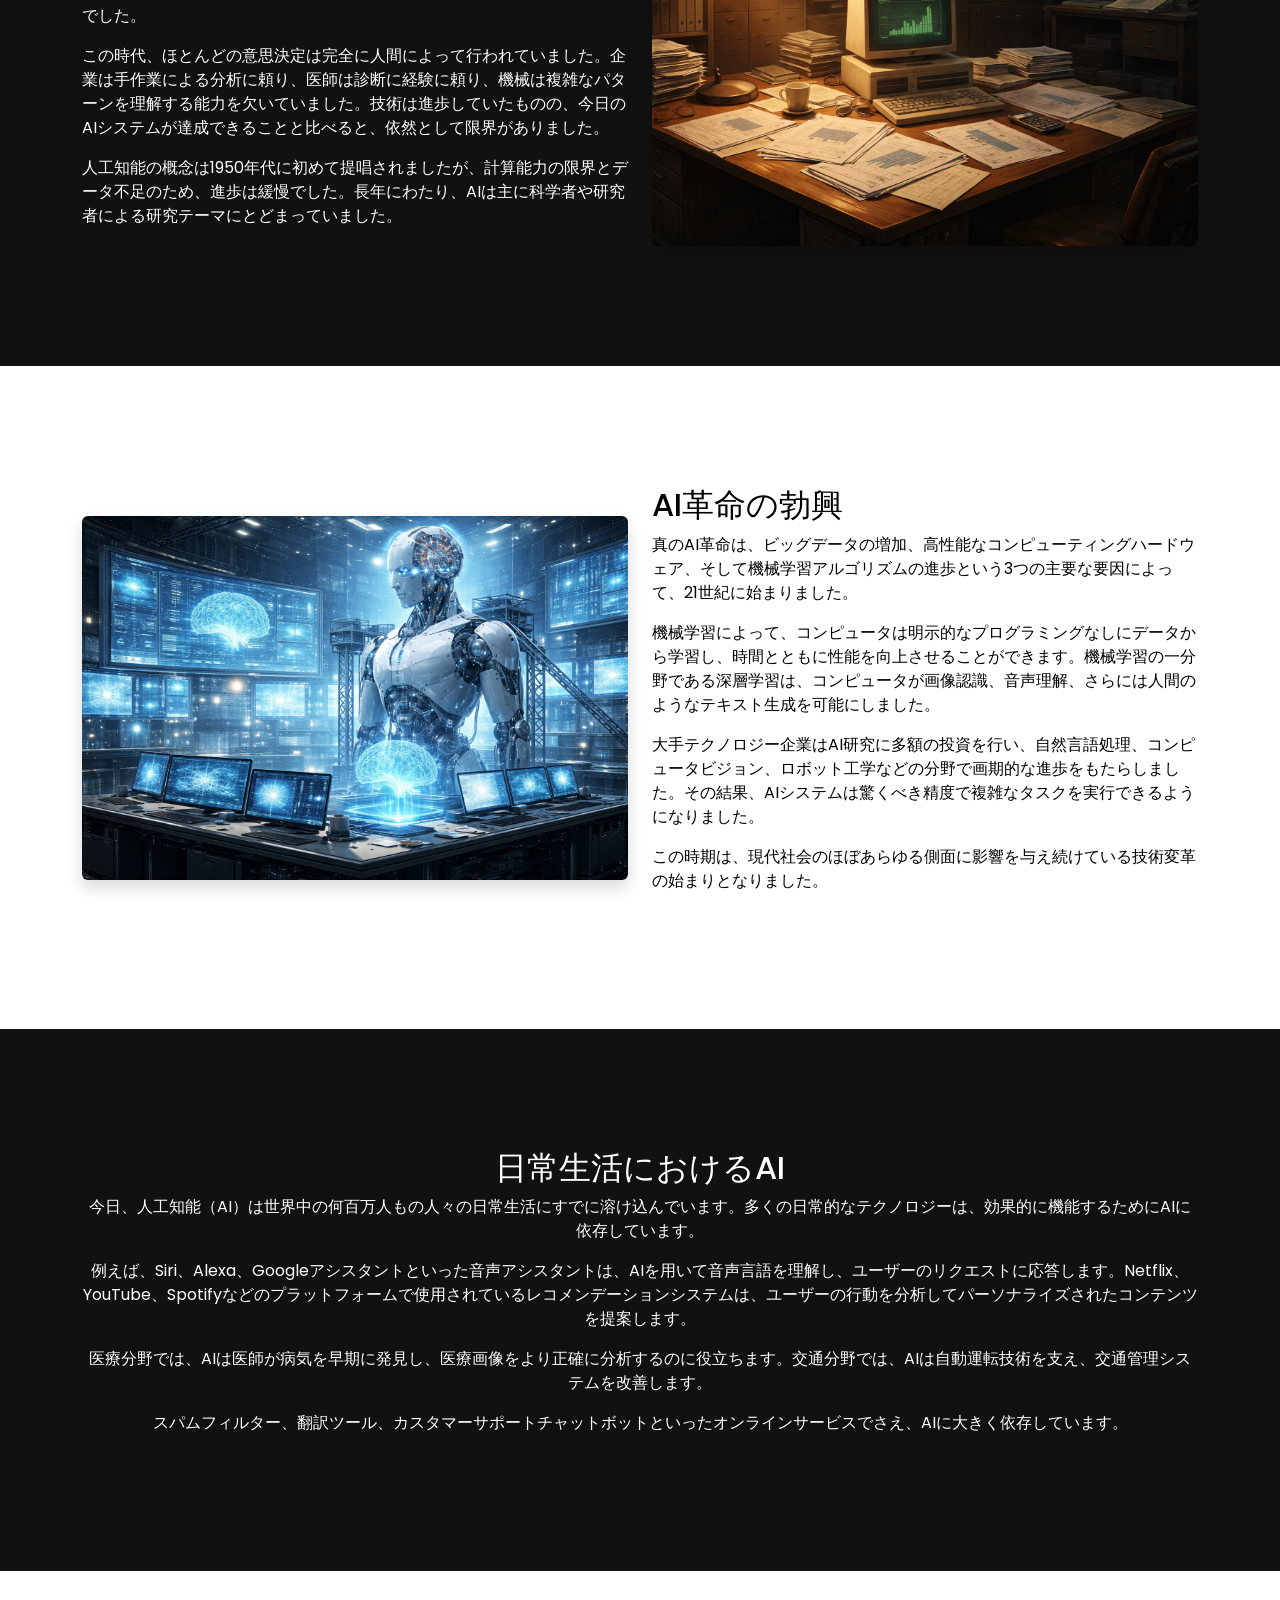
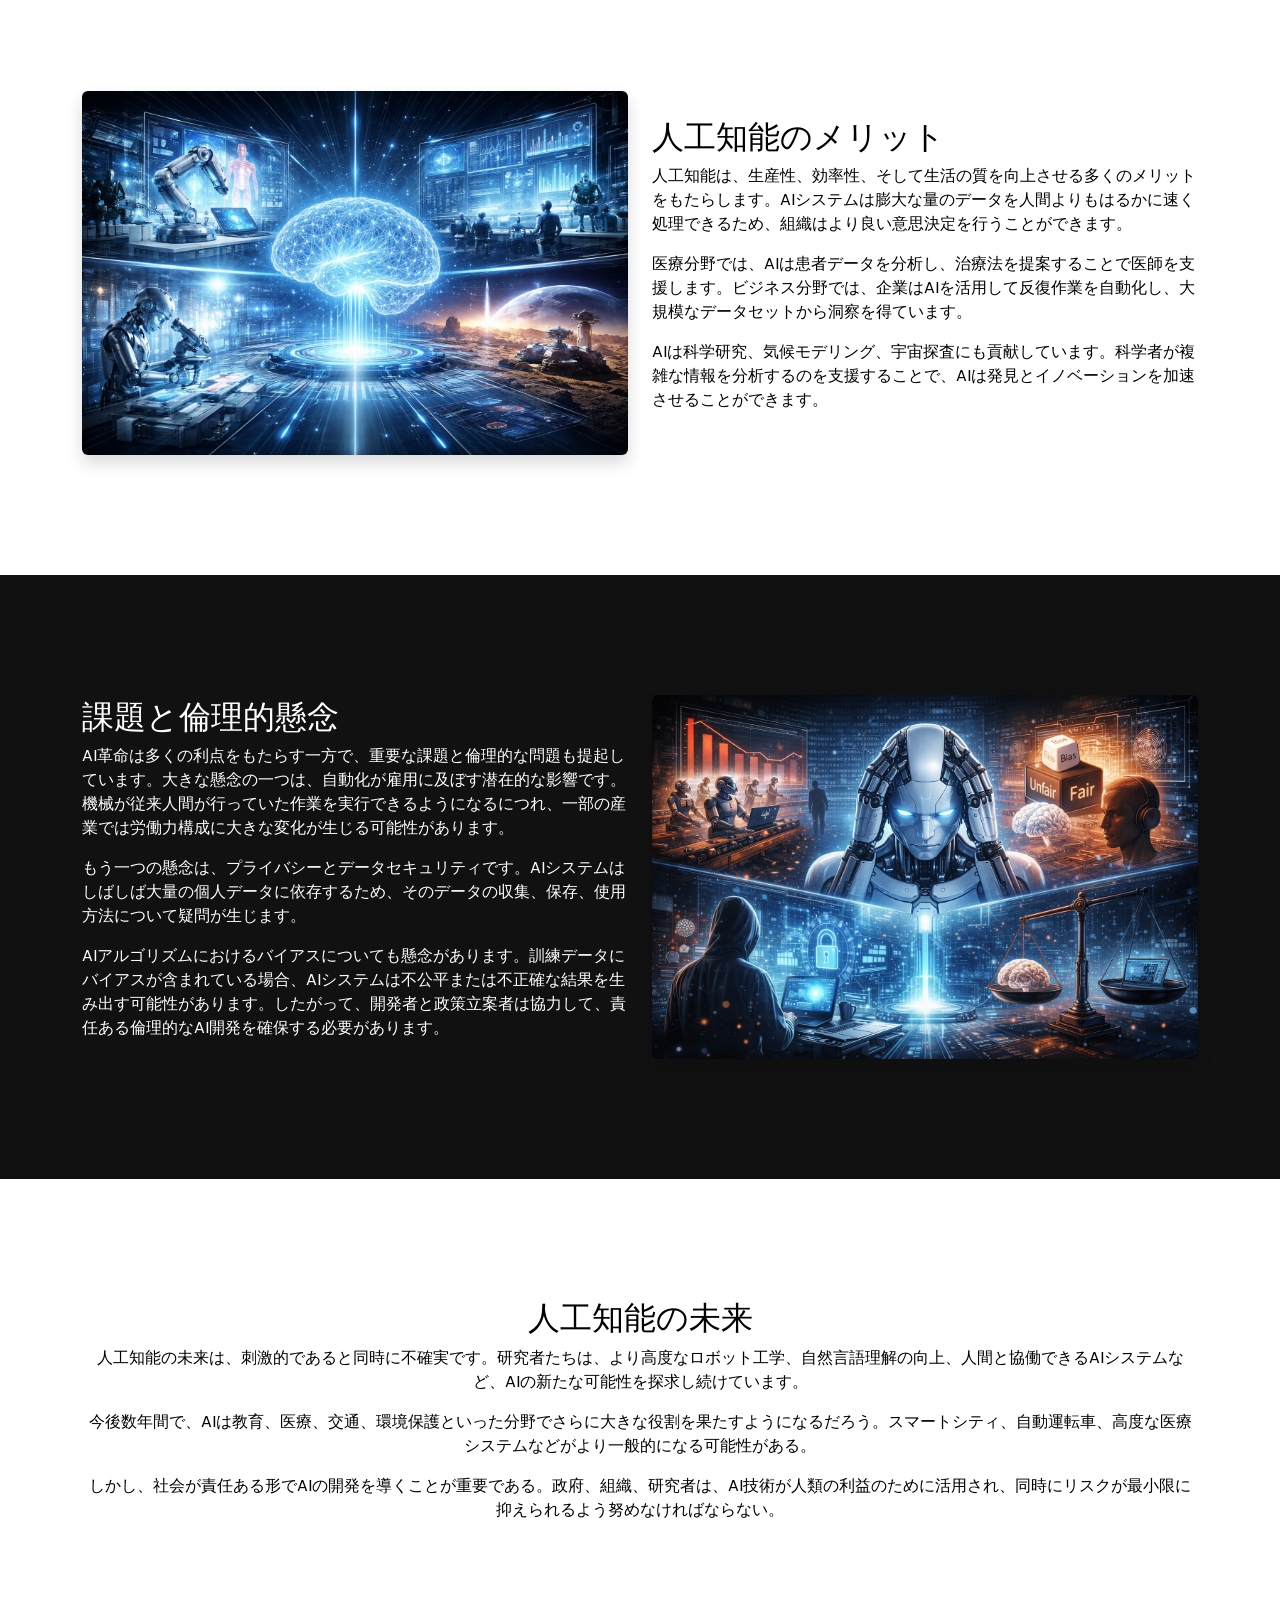
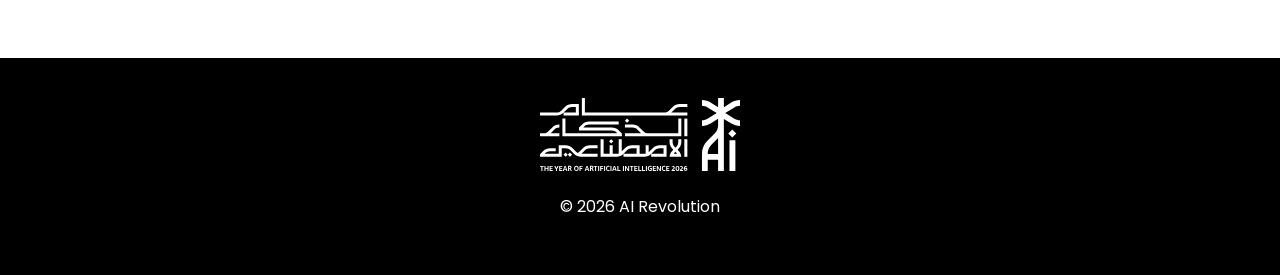
<file: article/ai/index-jp.html>
<!DOCTYPE html>
<html lang="jp">

<head>

<meta charset="UTF-8">
<meta name="viewport" content="width=device-width, initial-scale=1.0">

<title>AI Revolution</title>

<link href="https://cdn.jsdelivr.net/npm/bootstrap@5.3.3/dist/css/bootstrap.min.css" rel="stylesheet">

<link rel="stylesheet" href="style.css">

<link href="https://fonts.googleapis.com/css2?family=Poppins:wght@300;400;600&display=swap" rel="stylesheet">

</head>


<body>

<header>

    <nav class="navbar navbar-expand-lg navbar-dark fixed-top glass-nav">

        <div class="container">

            <!-- Logo -->

            <a class="navbar-brand fw-bold" href="#">AI革命</a>

            <!-- Mobile Button -->

            <button class="navbar-toggler" data-bs-toggle="collapse" data-bs-target="#menu">

                <span class="navbar-toggler-icon"></span>

            </button>

            <div class="collapse navbar-collapse" id="menu">

                <!-- Center Navigation -->

                <ul class="navbar-nav mx-auto">

                    <li class="nav-item"><a class="nav-link" href="#intro">導入</a></li>

                    <li class="nav-item"><a class="nav-link" href="#before">AI以前</a></li>

                    <li class="nav-item"><a class="nav-link" href="#rise">回転</a></li>

                    <li class="nav-item"><a class="nav-link" href="#benefits">利点</a></li>

                    <li class="nav-item"><a class="nav-link" href="#challenges">課題</a></li>

                    <li class="nav-item"><a class="nav-link" href="#future">未来</a></li>

                </ul>

                <!-- Language Button -->


                <div class="lang-switch">

                    <button class="btn btn-outline-light btn-sm"><a href="index-en.html">ENGLISH</a></button>

                    <button class="btn btn-outline-light btn-sm"><a href="index-ar.html">عربي</a></button>

                    <button class="btn btn-outline-light btn-sm"><a href="index-jp.html">日本語</a></button>

                </div>

            </div>

        </div>

    </nav>



    <section class="hero d-flex align-items-center text-center">

        <div class="container">

            <h1 class="display-3 fw-bold fade-in">

                人工知能革命

            </h1>

            <p class="lead text-light">

                AIがどのように産業を変革し、未来を形作っているのかを探る。

            </p>

            <a href="#intro" class="btn btn-light btn-lg mt-3">

                読み始める

            </a>

        </div>

    </section>

</header>


<main>



    <section id="intro" class="section-style">

        <div class="container text-center">

            <h2>はじめに</h2>

            <p>
                人工知能（AI）は、現代における最も重要な技術革命の一つです。過去数十年にわたり、AIは人々の生活、仕事、そしてテクノロジーとの関わり方を大きく変えてきました。単純なコンピュータプログラムから、学習と意思決定が可能な高度なシステムまで、AIは人類の未来を形作る強力なツールとなっています。
            </p>
            <p>
                AI革命とは、従来人間の知能を必要としていたタスクを実行できるインテリジェントマシンの急速な発展と普及を指します。これらのタスクには、問題解決、言語理解、画像認識、意思決定などが含まれます。今日、AI技術は医療、教育、金融、運輸、エンターテイメントなど、多くの産業に統合されています。
            </p>

        </div>

    </section>




    <section id="before" class="section-dark">

        <div class="container">

            <div class="row align-items-center">

                <div class="col-md-6">

                    <h2>人工知能以前の世界</h2>

                    <p>
                        人工知能の台頭以前は、コンピュータは主に基本的な計算と単純な自動化タスクに使用されていました。初期のコンピュータは指示に従うことはできましたが、データから学習したり、性能を向上させたりすることはできませんでした。
                    </p>
                    <p>
                        この時代、ほとんどの意思決定は完全に人間によって行われていました。企業は手作業による分析に頼り、医師は診断に経験に頼り、機械は複雑なパターンを理解する能力を欠いていました。技術は進歩していたものの、今日のAIシステムが達成できることと比べると、依然として限界がありました。
                    </p>
                    <p>
                        人工知能の概念は1950年代に初めて提唱されましたが、計算能力の限界とデータ不足のため、進歩は緩慢でした。長年にわたり、AIは主に科学者や研究者による研究テーマにとどまっていました。
                    </p>

                </div>

                <div class="col-md-6">

                    <img src="Nostalgic 90s office workspace.png" class="img-fluid rounded shadow">

                </div>

            </div>

        </div>

    </section>




    <section id="rise" class="section-style">

        <div class="container">

            <div class="row align-items-center">

                <div class="col-md-6 order-md-2">

                    <h2>AI革命の勃興</h2>

                    <p>
                        真のAI革命は、ビッグデータの増加、高性能なコンピューティングハードウェア、そして機械学習アルゴリズムの進歩という3つの主要な要因によって、21世紀に始まりました。
                    </p>
                    <p>
                        機械学習によって、コンピュータは明示的なプログラミングなしにデータから学習し、時間とともに性能を向上させることができます。機械学習の一分野である深層学習は、コンピュータが画像認識、音声理解、さらには人間のようなテキスト生成を可能にしました。
                    </p>
                    <p>
                        大手テクノロジー企業はAI研究に多額の投資を行い、自然言語処理、コンピュータビジョン、ロボット工学などの分野で画期的な進歩をもたらしました。その結果、AIシステムは驚くべき精度で複雑なタスクを実行できるようになりました。
                    </p>
                    <p>
                        この時期は、現代社会のほぼあらゆる側面に影響を与え続けている技術変革の始まりとなりました。
                    </p>

                </div>

                <div class="col-md-6 order-md-1">

                    <img src="Futuristic AI lab and humanoid robot.png" class="img-fluid rounded shadow">

                </div>

            </div>

        </div>

    </section>




    <section class="section-dark">

        <div class="container text-center">

            <h2>日常生活におけるAI</h2>

            <p>
                今日、人工知能（AI）は世界中の何百万人もの人々の日常生活にすでに溶け込んでいます。多くの日常的なテクノロジーは、効果的に機能するためにAIに依存しています。
            </p>
            <p>
                例えば、Siri、Alexa、Googleアシスタントといった音声アシスタントは、AIを用いて音声言語を理解し、ユーザーのリクエストに応答します。Netflix、YouTube、Spotifyなどのプラットフォームで使用されているレコメンデーションシステムは、ユーザーの行動を分析してパーソナライズされたコンテンツを提案します。
            </p>
            <p>
                医療分野では、AIは医師が病気を早期に発見し、医療画像をより正確に分析するのに役立ちます。交通分野では、AIは自動運転技術を支え、交通管理システムを改善します。
            </p>
            <p>
                スパムフィルター、翻訳ツール、カスタマーサポートチャットボットといっ​​たオンラインサービスでさえ、AIに大きく依存しています。
            </p>

        </div>

    </section>



    <section id="benefits" class="section-style">

        <div class="container">

            <div class="row align-items-center">

                <div class="col-md-6 order-md-2">

                    <h2>人工知能のメリット</h2>

                    <p>
                        人工知能は、生産性、効率性、そして生活の質を向上させる多くのメリットをもたらします。AIシステムは膨大な量のデータを人間よりもはるかに速く処理できるため、組織はより良い意思決定を行うことができます。
                    </p>
                    <p>
                        医療分野では、AIは患者データを分析し、治療法を提案することで医師を支援します。ビジネス分野では、企業はAIを活用して反復作業を自動化し、大規模なデータセットから洞察を得ています。
                    </p>
                    <p>
                        AIは科学研究、気候モデリング、宇宙探査にも貢献しています。科学者が複雑な情報を分析するのを支援することで、AIは発見とイノベーションを加速させることができます。
                    </p>

                </div>

                <div class="col-md-6 order-md-1">

                    <img src="AI empowerment across industries.png" class="img-fluid rounded shadow">

                </div>

            </div>

        </div>

    </section>




    <section id="challenges" class="section-dark">

        <div class="container">

            <div class="row align-items-center">

                <div class="col-md-6">

                    <h2>課題と倫理的懸念</h2>

                    <p>
                        AI革命は多くの利点をもたらす一方で、重要な課題と倫理的な問題も提起しています。大きな懸念の一つは、自動化が雇用に及ぼす潜在的な影響です。機械が従来人間が行っていた作業を実行できるようになるにつれ、一部の産業では労働力構成に大きな変化が生じる可能性があります。
                    </p>
                    <p>
                        もう一つの懸念は、プライバシーとデータセキュリティです。AIシステムはしばしば大量の個人データに依存するため、そのデータの収集、保存、使用方法について疑問が生じます。
                    </p>
                    <p>
                        AIアルゴリズムにおけるバイアスについても懸念があります。訓練データにバイアスが含まれている場合、AIシステムは不公平または不正確な結果を生み出す可能性があります。したがって、開発者と政策立案者は協力して、責任ある倫理的なAI開発を確保する必要があります。
                    </p>

                </div>

                <div class="col-md-6">

                    <img src="Ethical dilemmas of artificial intelligence.png" class="img-fluid rounded shadow">

                </div>

            </div>

        </div>

    </section>





    <section id="future" class="section-style text-center">

        <div class="container">

            <h2>人工知能の未来</h2>

            <p>
                人工知能の未来は、刺激的であると同時に不確実です。研究者たちは、より高度なロボット工学、自然言語理解の向上、人間と協働できるAIシステムなど、AIの新たな可能性を探求し続けています。
            </p>
            <p>
                今後数年間で、AIは教育、医療、交通、環境保護といった分野でさらに大きな役割を果たすようになるだろう。スマートシティ、自動運転車、高度な医療システムなどがより一般的になる可能性がある。
            </p>
            <p>
                しかし、社会が責任ある形でAIの開発を導くことが重要である。政府、組織、研究者は、AI技術が人類の利益のために活用され、同時にリスクが最小限に抑えられるよう努めなければならない。
            </p>

        </div>

    </section>


    </main>


    <footer class="footer">

        <div class="container text-center">
            <img src="ai-year.svg" alt="Logo AI" id="LOGOAI"><br><br>
            <p>© 2026 AI Revolution</p>
        </div>

    </footer>



</body>

</html>
</file>
<file: careers/cv/style.css>
body{
font-family:Segoe UI;
margin:0;
scroll-behavior:smooth;
}


.section{
min-height:100vh;
display:flex;
align-items:center;
padding:80px 0;
}


.section-title{
text-align:center;
font-size:40px;
font-weight:bold;
margin-bottom:40px;
}


.section-text{
max-width:800px;
margin:auto;
text-align:center;
font-size:18px;
line-height:1.8;
}



/* NAVBAR */

.navbar{

background:rgba(255,255,255,0.85);
backdrop-filter:blur(10px);
box-shadow:0 5px 20px rgba(0,0,0,0.1);
}


.nav-link{
margin-left:15px;
font-weight:500;
}


.nav-link:hover{
color:#0d6efd;
}



/* HERO */

.hero{

min-height:100vh;
display:flex;
align-items:center;
background:#f8f9fa;
padding-top:80px;

}


.hero h1{

font-size:50px;
font-weight:bold;

}


.hero h3{

color:#0d6efd;
margin-bottom:20px;

}


.hero p{

font-size:18px;
max-width:500px;

}


.profile-img{

width:220px;
height:220px;
border-radius:50%;
object-fit:cover;
box-shadow:0 10px 30px rgba(0,0,0,0.2);

}



/* SKILLS */

.skills-section{

padding:100px 0;
overflow:hidden;

}


.skills-track{

display:flex;
gap:60px;
animation:scroll 25s linear infinite;

}


.skills-track img{

height: 70px;
transition:0.3s;

}


.skills-track img:hover{

transform:scale(1.2);

}


@keyframes scroll{

0%{transform:translateX(0)}
100%{transform:translateX(-50%)}

}



/* CARDS */

.info-card{

background:white;
padding:30px;
border-radius:15px;
text-align:center;
box-shadow:0 10px 25px rgba(0,0,0,0.08);
transition:0.3s;

}


.info-card:hover{

transform:translateY(-10px);

}



/* PROJECTS */

.project-card{

border:none;
border-radius:15px;
overflow:hidden;
box-shadow:0 10px 25px rgba(0,0,0,0.1);
transition:0.3s;

}


.project-card:hover{

transform:translateY(-10px);

}


.project-card img{

height:200px;
object-fit:cover;

}



/* CONTACT */

.contact-section{

background:#f8f9fa;

}


.contact-icons{

display:flex;
justify-content:center;
gap:40px;

}


.contact-icon{

font-size:40px;
color:#333;
transition:0.3s;

}


.contact-icon:hover{

color:#0d6efd;
transform:scale(1.2);

}



/* MOBILE */

@media (max-width:768px){

.hero{
text-align:center;
}

.hero h1{
font-size:34px;
}

.profile-img{
width:160px;
height:160px;
margin-bottom:20px;
}

.skills-track{
gap:40px;
}

}
</file>
<file: css/introduction/style.css>
/* الخط */
@font-face {
    font-family: "GuessWhat";
    src: url("Guesswhat-Exceptional.otf");
}


*{
    margin:0;
    padding:0;
    box-sizing:border-box;
}


body{

    font-family: "Guesswhat", Arial, sans-serif;
    background-color:#eedfb7; 
    line-height:1.7;

}


header{

    background-color:#9e8339; 
    color:white;
    border-radius: 10px;
    width: 85%;
    margin: 40px auto;
    padding: 30px;
    text-align: center;
    font-size: 400%;


}


a{

    text-decoration:none;
    color:white;
    font-weight:bold;
    text-align: center;

}

a:hover{

    color:#d4af37;

}



.about, .date, .players, .form{
    width:85%;
    margin:40px auto; 
    padding:30px; 
    background-color:white;
    border-radius:10px;
    border:2px solid #eee; 
    display:flex;          
    flex-direction:column; 
    align-items:center;       
    gap:30px;
}

.club, .fans, .champions, footer{
    width: 85%;
    margin: 40px auto;
    padding: 30px;
    background-color: #9e8339;
    color: white;
    border-radius: 10px;
    border: 2px solid #d4af37;
    display: flex;
    flex-direction: column;
    align-items: center;
}

#whiteh1{
    color: white;
    font-size:40px;
    text-align:center;
    margin-bottom:20px;

}

#whiteh2{
    color: #9e8339;
    font-size:28px;
    margin-bottom:10px;

}

h1{
    color: #9e8339;
    font-size:40px;
    text-align:center;
    margin-bottom:20px;

}

h2{
    color: #9e8339;
    font-size:28px;
    margin-bottom:10px;

}

p{

    font-size:18px;

}



img{

    width:560px;
    border-radius:10px;
    margin:15px auto;
    display: flex;
}

table{
    width: 100%;
    border-collapse: collapse;
    margin-top: 20px;
    font-size: 18px;
    text-align: center;
}

caption{
    font-size: 30px;
    margin-bottom: 15px;
    color: #ffffff;
    font-weight: bold;
}

th{
    background-color: #d4af37;
    color: #000;
    padding: 12px;
    font-size: 20px;
}

td{
    padding: 10px;
    border: 1px solid #ccc solid darkgoldenrod;
}

tr:nth-child(even){
    background-color: #d4af37;
    color: #000;
}

tr:hover{
    background-color: #eedfb7;
}

form{
    margin-top: 20px;

}

form label{
    display: block;
    margin-top: 15px;
    font-weight: bold;
}

input, textarea, select{
    width: 100%;
    padding: 10px;
    margin-top: 5px;
    border-radius: 6px;
    border: 1px solid #ccc;
    font-size: 15px;
}

textarea{
    height:120px;
    resize:none;
}

input[type="checkbox"]{
    width:auto;
    margin-left:10px;
}


button{
    background-color: #9e8339;
    color: white;
    border: none;
    padding: 12px;
    font-size: 18px;
    border-radius: 6px;
    cursor: pointer;
}

button:hover{
    background-color: #d4af37;
}
</file>
<file: article/ai/style.css>
body{

    font-family:'Poppins',sans-serif;

    background:#000;

    color:white;

}

@font-face {
    font-family: "fontAI";
    src: url("TheYearofHandicrafts-Bold.otf");
}

html[lang="ar"] body{

font-family: 'fontAI', sans-serif;
direction: rtl;

text-align: right;

}


/* NAVBAR GLASS EFFECT */

.glass-nav{

    background:rgba(0,0,0,0.5);

    backdrop-filter:blur(10px);

}


/* HERO */

.hero{

    height:100vh;

    background:

    linear-gradient(rgba(0,0,0,0.6),rgba(0,0,0,0.6)),

    url("Vector\ Smart\ Object\ \(Double\ Click\ to\ Edit\).png");

    background-size:cover;

    background-position:center;

}


/* SECTIONS */

.section-style{

    padding:120px 0;

    background:#fff;

    color:#000;

}


.section-dark{

    padding:120px 0;

    background:#111;

    color:#fff;

}


/* FOOTER */

.footer{

    padding:40px;

    background:#000;

}


/* ANIMATION */

.fade-in{

    animation:fadeIn 2s;

}


@keyframes fadeIn{

    from{

        opacity:0;

        transform:translateY(40px);

    }

    to{

        opacity:1;

        transform:translateY(0);

    }

}


/* IMAGE EFFECT */

img{

    transition:transform 0.4s;

}


img:hover{

    transform:scale(1.05);

}

/* Language buttons */

.lang-switch a{
    
    color: #fff;

    text-decoration: none;

    display:flex;

    gap:8px;

}

.lang-switch button{

    
    font-size:12px;

}

.lang-switch .btn:hover{
    background-color: rgba(255, 255, 255, 0.479);
    color: black;
}

/* Glass Navbar */

.glass-nav{

    background:rgba(0,0,0,0.5);

    backdrop-filter:blur(10px);

}

/* Navbar links */

.nav-link{

    margin:0 10px;

    font-weight:500;

    transition:0.3s;

}

.nav-link:hover{

    color:#0dcaf0;

}

#LOGOAI{
    width: 200px;
}
</file>
